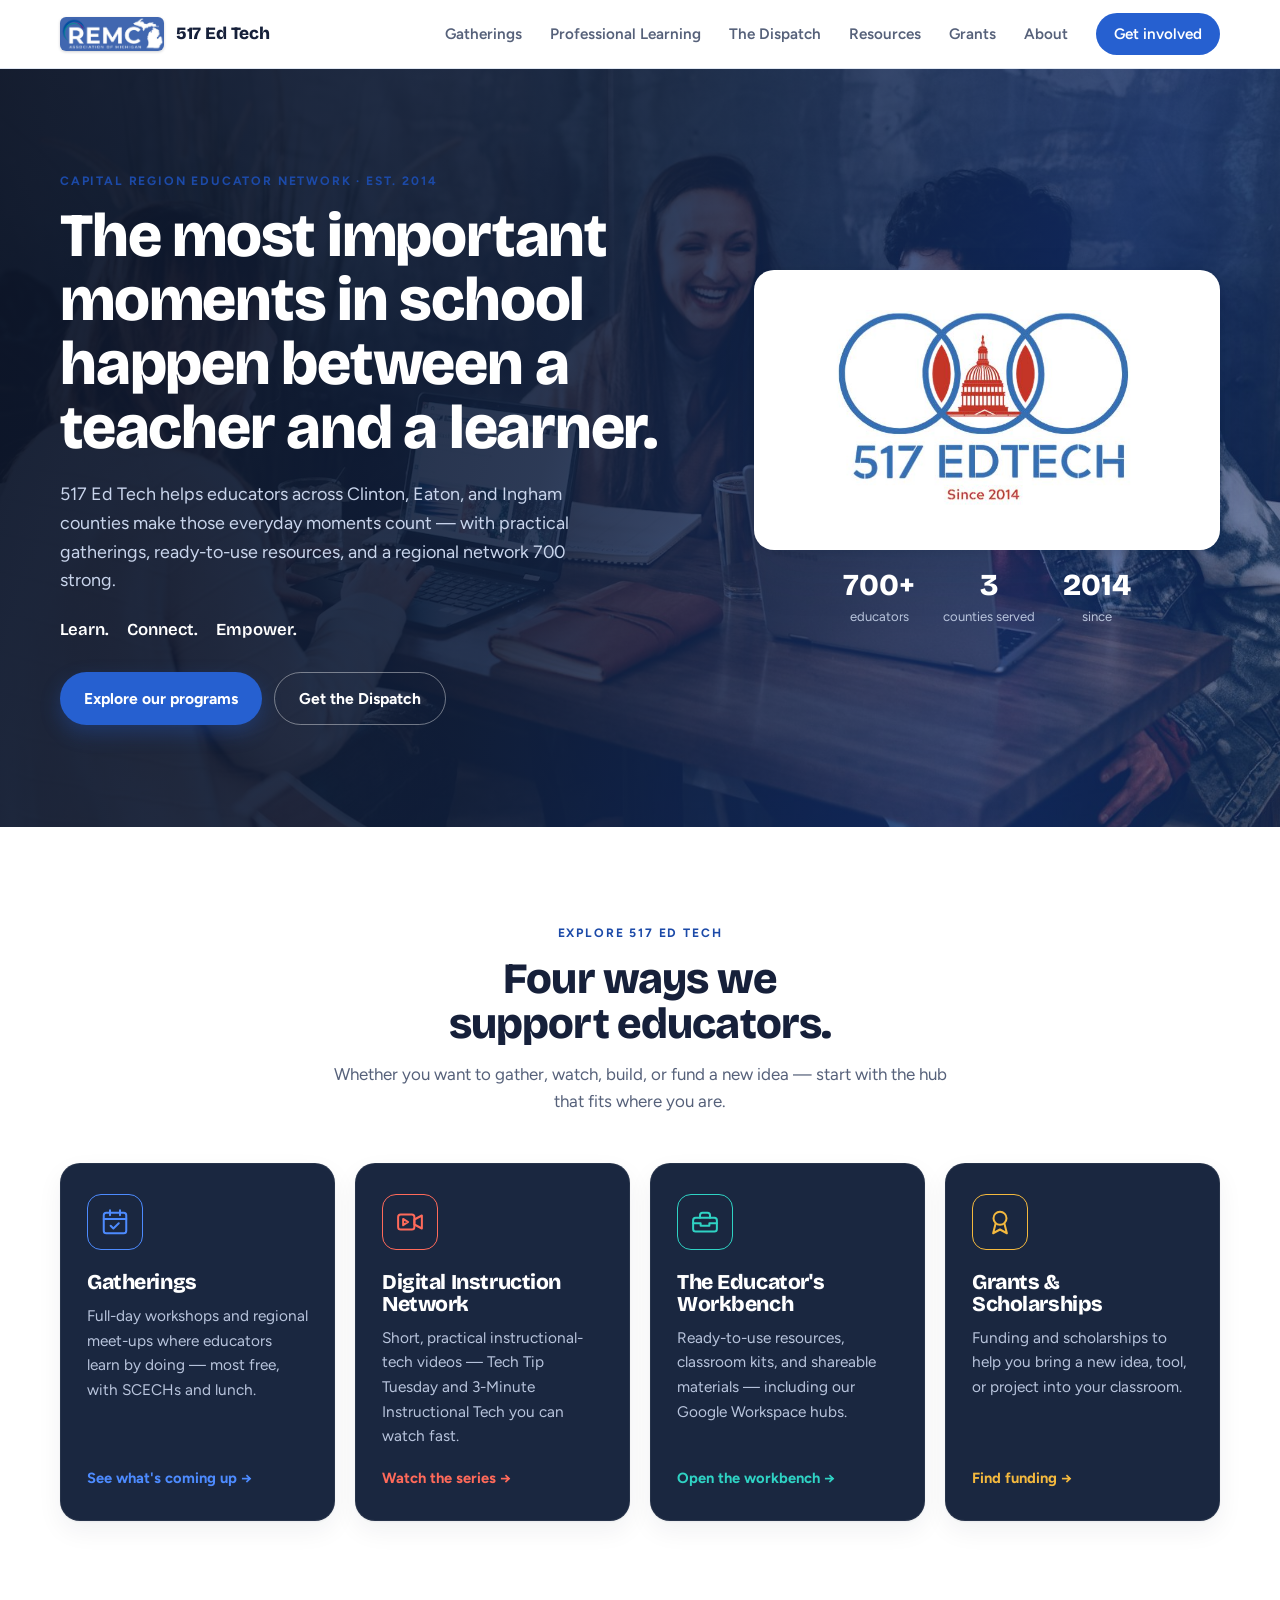
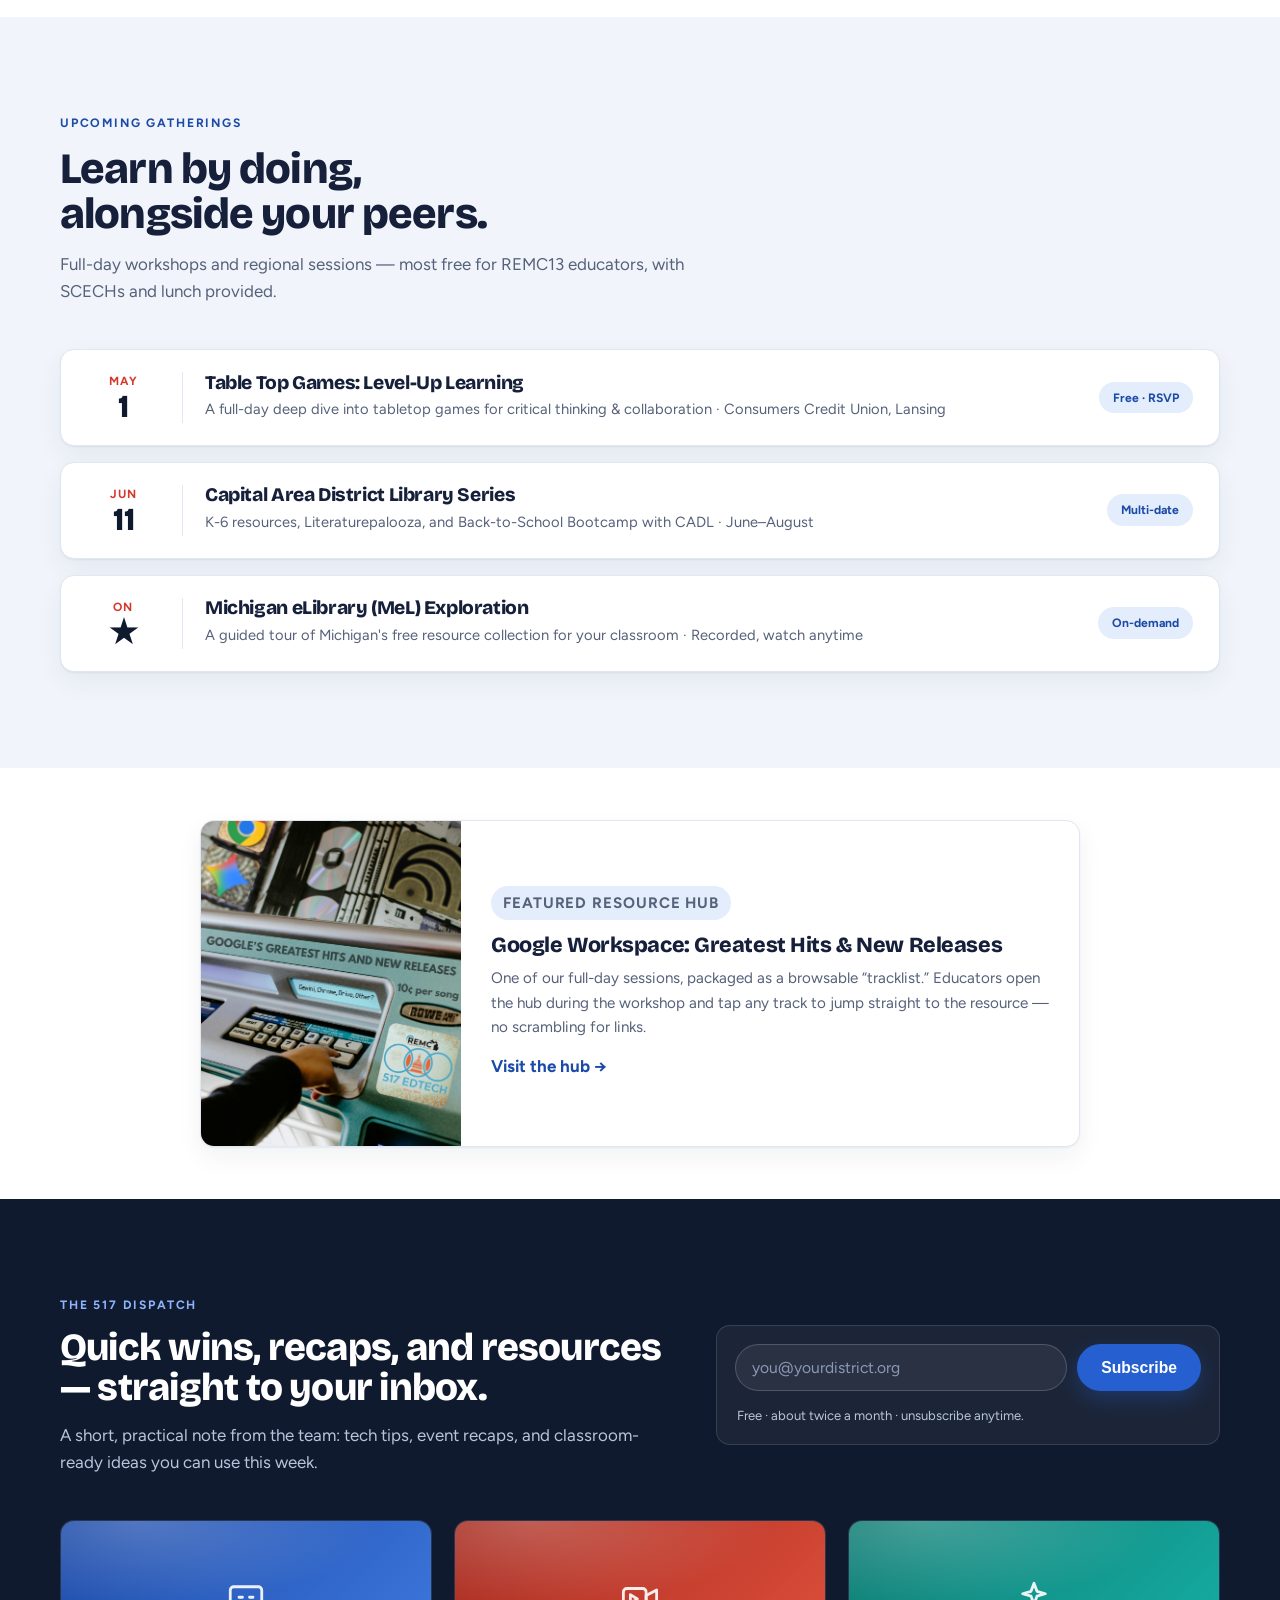
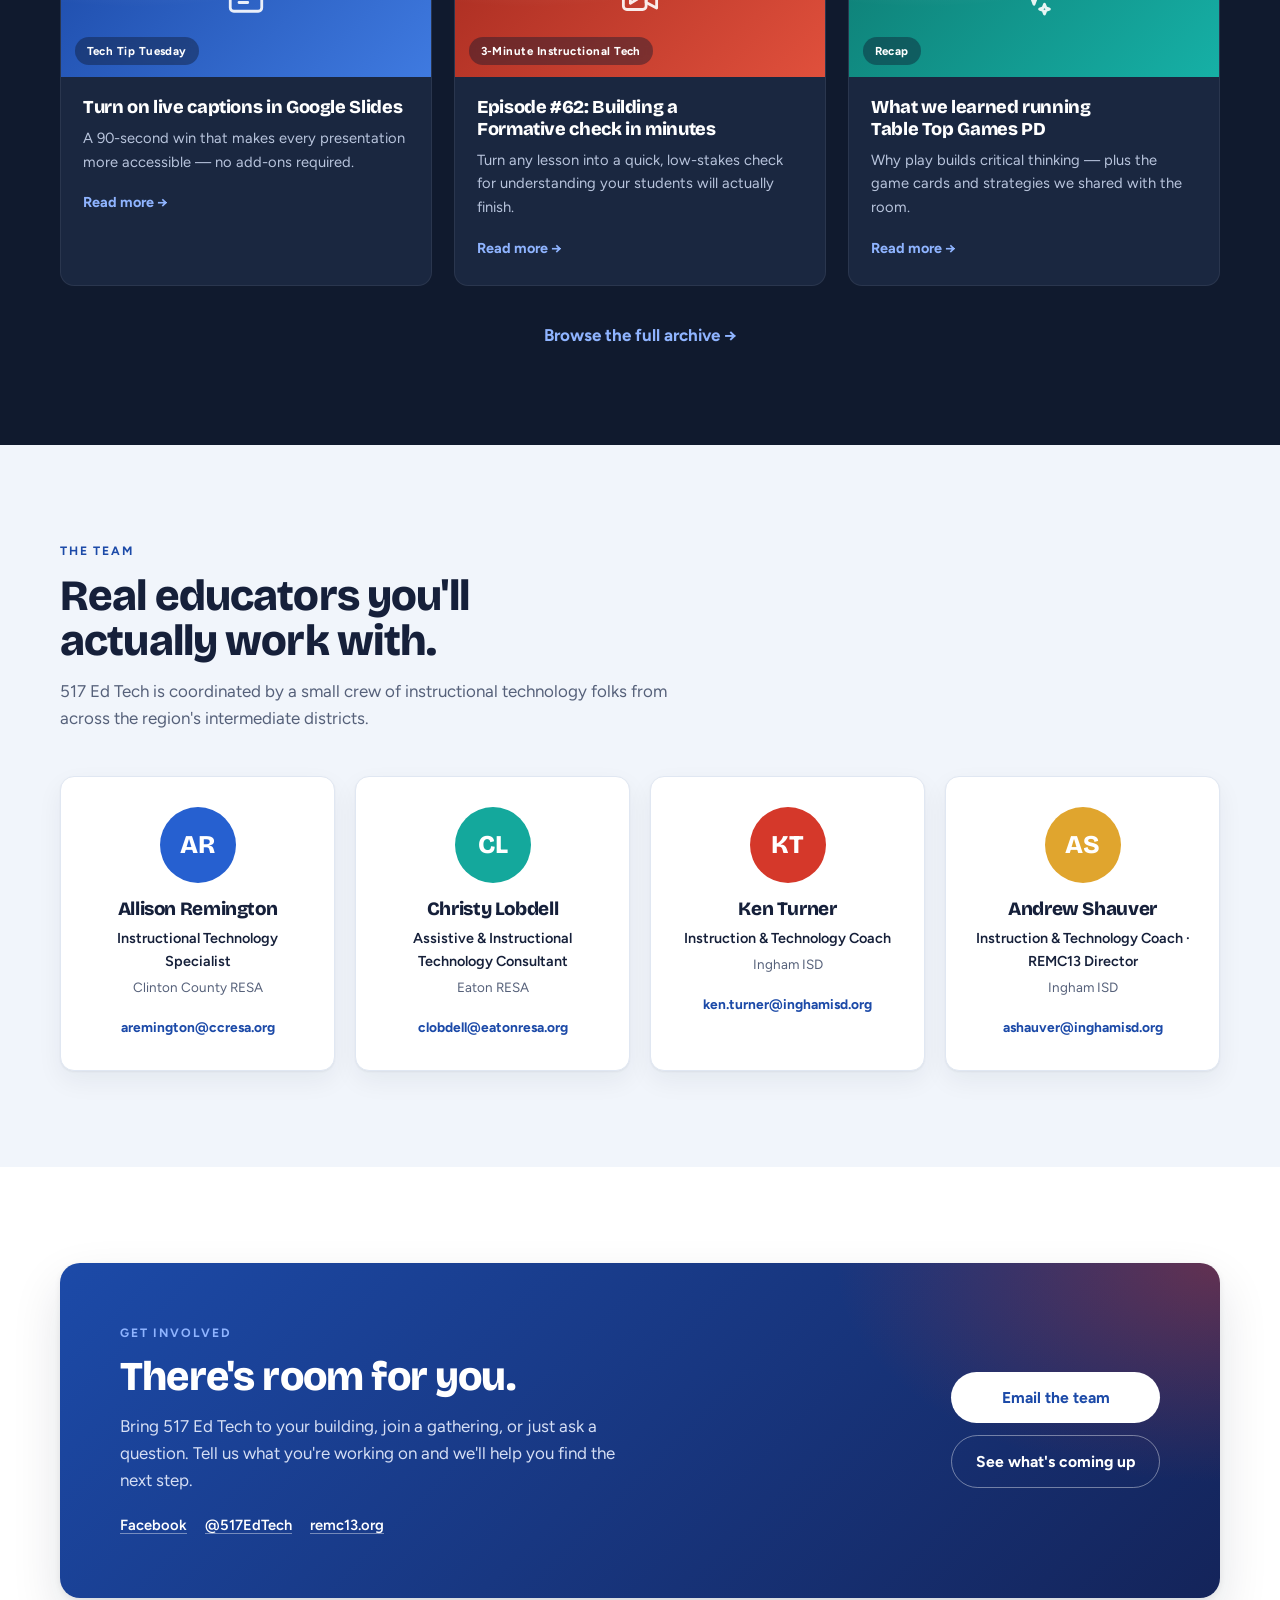
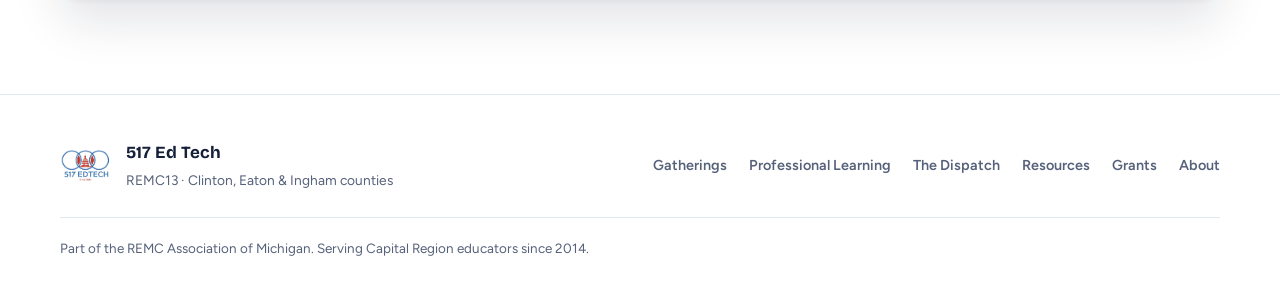
<file: index.html>
<!DOCTYPE html>
<html lang="en">
  <head>
    <meta charset="UTF-8" />
    <meta name="viewport" content="width=device-width, initial-scale=1.0" />
    <title>517 Ed Tech — The Capital Region educator network | REMC13</title>
    <meta
      name="description"
      content="517 Ed Tech helps educators across Michigan's Capital Region make everyday classroom moments count — practical gatherings, a digital instruction network, ready-to-use resources, grants, and a 700+ educator community."
    />
    <link rel="preconnect" href="https://fonts.googleapis.com" />
    <link rel="preconnect" href="https://fonts.gstatic.com" crossorigin />
    <link
      href="https://fonts.googleapis.com/css2?family=Bricolage+Grotesque:opsz,wght@12..96,500;12..96,600;12..96,800&family=Figtree:wght@400;500;600;700&display=swap"
      rel="stylesheet"
    />
    <link rel="icon" href="./assets/branding/favicon.svg" type="image/svg+xml" />
    <link rel="stylesheet" href="./styles.css" />
  </head>
  <body>
    <a class="skip-link" href="#main">Skip to content</a>

    <header class="site-header">
      <div class="wrap header-inner">
        <a class="brand" href="#top" aria-label="517 Ed Tech — part of REMC13, home">
          <img class="brand-remc" src="./assets/branding/remc-logo.jpg" alt="REMC Association of Michigan" />
          <span class="brand-name">517&nbsp;Ed&nbsp;Tech</span>
        </a>
        <nav class="site-nav" aria-label="Primary">
          <a href="./gatherings.html">Gatherings</a>
          <a href="./professional-learning.html">Professional Learning</a>
          <a href="./dispatch.html">The Dispatch</a>
          <a href="./resources.html">Resources</a>
          <a href="./grants.html">Grants</a>
          <a href="./about.html">About</a>
          <a class="nav-cta" href="#connect">Get involved</a>
        </nav>
      </div>
    </header>

    <main id="main">
      <!-- HERO / BANNER -->
      <section class="hero has-photo" id="top" style="--photo:url('./assets/photos/home.jpg')">
        <div class="wrap hero-grid">
          <div class="hero-copy">
            <p class="eyebrow">Capital Region educator network · Est. 2014</p>
            <h1>The most important moments in school happen between a teacher and a learner.</h1>
            <p class="lede">517 Ed Tech helps educators across Clinton, Eaton, and Ingham counties make those everyday moments count — with practical gatherings, ready-to-use resources, and a regional network 700 strong.</p>
            <p class="triad"><span>Learn.</span> <span>Connect.</span> <span>Empower.</span></p>
            <div class="btn-row">
              <a class="btn btn-primary" href="#programs">Explore our programs</a>
              <a class="btn btn-ghost-light" href="./dispatch.html">Get the Dispatch</a>
            </div>
          </div>

          <div class="hero-brand">
            <div class="logo-plate">
              <img src="./assets/branding/517edtech-logo.png" alt="517 Ed Tech" />
            </div>
            <dl class="stats" aria-label="At a glance">
              <div><dt>700+</dt><dd>educators</dd></div>
              <div><dt>3</dt><dd>counties served</dd></div>
              <div><dt>2014</dt><dd>since</dd></div>
            </dl>
          </div>
        </div>
      </section>

      <!-- PROGRAM HUBS -->
      <section class="section" id="programs">
        <div class="wrap">
          <div class="section-head center">
            <p class="eyebrow">Explore 517 Ed Tech</p>
            <h2>Four ways we support educators.</h2>
            <p class="section-sub">
              Whether you want to gather, watch, build, or fund a new idea —
              start with the hub that fits where you are.
            </p>
          </div>
          <div class="hub-grid" id="hub-grid"></div>
        </div>
      </section>

      <!-- UPCOMING GATHERINGS -->
      <section class="section section-soft" id="gatherings">
        <div class="wrap">
          <div class="section-head">
            <p class="eyebrow">Upcoming gatherings</p>
            <h2>Learn by doing, alongside your peers.</h2>
            <p class="section-sub">
              Full-day workshops and regional sessions — most free for REMC13
              educators, with SCECHs and lunch provided.
            </p>
          </div>
          <div class="event-list" id="event-list"></div>
        </div>
      </section>

      <!-- FEATURED RESOURCE -->
      <section class="section" id="featured">
        <div class="wrap">
          <a class="feature" href="./workspace-mixtape.html">
            <div class="feature-media">
              <img src="./assets/hero-jukebox.png" alt="Google Workspace Greatest Hits resource hub" />
            </div>
            <div class="feature-body">
              <p class="pill">Featured resource hub</p>
              <h3>Google Workspace: Greatest Hits &amp; New Releases</h3>
              <p>
                One of our full-day sessions, packaged as a browsable
                “tracklist.” Educators open the hub during the workshop and tap
                any track to jump straight to the resource — no scrambling for
                links.
              </p>
              <span class="feature-link">Visit the hub →</span>
            </div>
          </a>
        </div>
      </section>

      <!-- THE 517 DISPATCH (blog / newsletter) -->
      <section class="section section-dark" id="dispatch">
        <div class="wrap">
          <div class="dispatch-head">
            <div>
              <p class="eyebrow eyebrow-light">The 517 Dispatch</p>
              <h2>Quick wins, recaps, and resources — straight to your inbox.</h2>
              <p class="section-sub light">
                A short, practical note from the team: tech tips, event recaps,
                and classroom-ready ideas you can use this week.
              </p>
            </div>
            <form class="subscribe" id="subscribe" novalidate>
              <label class="sr-only" for="email">Email address</label>
              <input id="email" type="email" placeholder="you@yourdistrict.org" autocomplete="email" />
              <button type="submit" class="btn btn-primary">Subscribe</button>
              <p class="subscribe-note" id="subscribe-note">Free · about twice a month · unsubscribe anytime.</p>
            </form>
          </div>
          <div class="post-grid" id="post-grid"></div>
          <p class="dispatch-foot"><a href="./dispatch.html">Browse the full archive →</a></p>
        </div>
      </section>

      <!-- TEAM -->
      <section class="section section-soft" id="team">
        <div class="wrap">
          <div class="section-head">
            <p class="eyebrow">The team</p>
            <h2>Real educators you'll actually work with.</h2>
            <p class="section-sub">
              517 Ed Tech is coordinated by a small crew of instructional
              technology folks from across the region's intermediate districts.
            </p>
          </div>
          <div class="team-grid" id="team-grid"></div>
        </div>
      </section>

      <!-- CONNECT -->
      <section class="section" id="connect">
        <div class="wrap">
          <div class="connect">
            <div class="connect-copy">
              <p class="eyebrow eyebrow-light">Get involved</p>
              <h2>There's room for you.</h2>
              <p class="section-sub light">
                Bring 517 Ed Tech to your building, join a gathering, or just ask
                a question. Tell us what you're working on and we'll help you find
                the next step.
              </p>
              <div class="social-row">
                <a href="https://www.facebook.com/517EdTech" target="_blank" rel="noreferrer">Facebook</a>
                <a href="https://twitter.com/517EdTech" target="_blank" rel="noreferrer">@517EdTech</a>
                <a href="https://www.remc13.org/517edtech/" target="_blank" rel="noreferrer">remc13.org</a>
              </div>
            </div>
            <div class="connect-actions">
              <a class="btn btn-primary" href="mailto:ashauver@inghamisd.org">Email the team</a>
              <a class="btn btn-ghost-light" href="#gatherings">See what's coming up</a>
            </div>
          </div>
        </div>
      </section>
    </main>

    <footer class="site-footer">
      <div class="wrap footer-inner">
        <div class="footer-brand">
          <img src="./assets/branding/517edtech-logo.png" alt="" />
          <div>
            <strong>517 Ed Tech</strong>
            <span>REMC13 · Clinton, Eaton &amp; Ingham counties</span>
          </div>
        </div>
        <nav class="footer-nav" aria-label="Footer">
          <a href="./gatherings.html">Gatherings</a>
          <a href="./professional-learning.html">Professional Learning</a>
          <a href="./dispatch.html">The Dispatch</a>
          <a href="./resources.html">Resources</a>
          <a href="./grants.html">Grants</a>
          <a href="./about.html">About</a>
        </nav>
        <p class="footer-fine">
          Part of the REMC Association of Michigan. Serving Capital Region educators since 2014.
        </p>
      </div>
    </footer>

    <script src="./app.js"></script>
  </body>
</html>
</file>
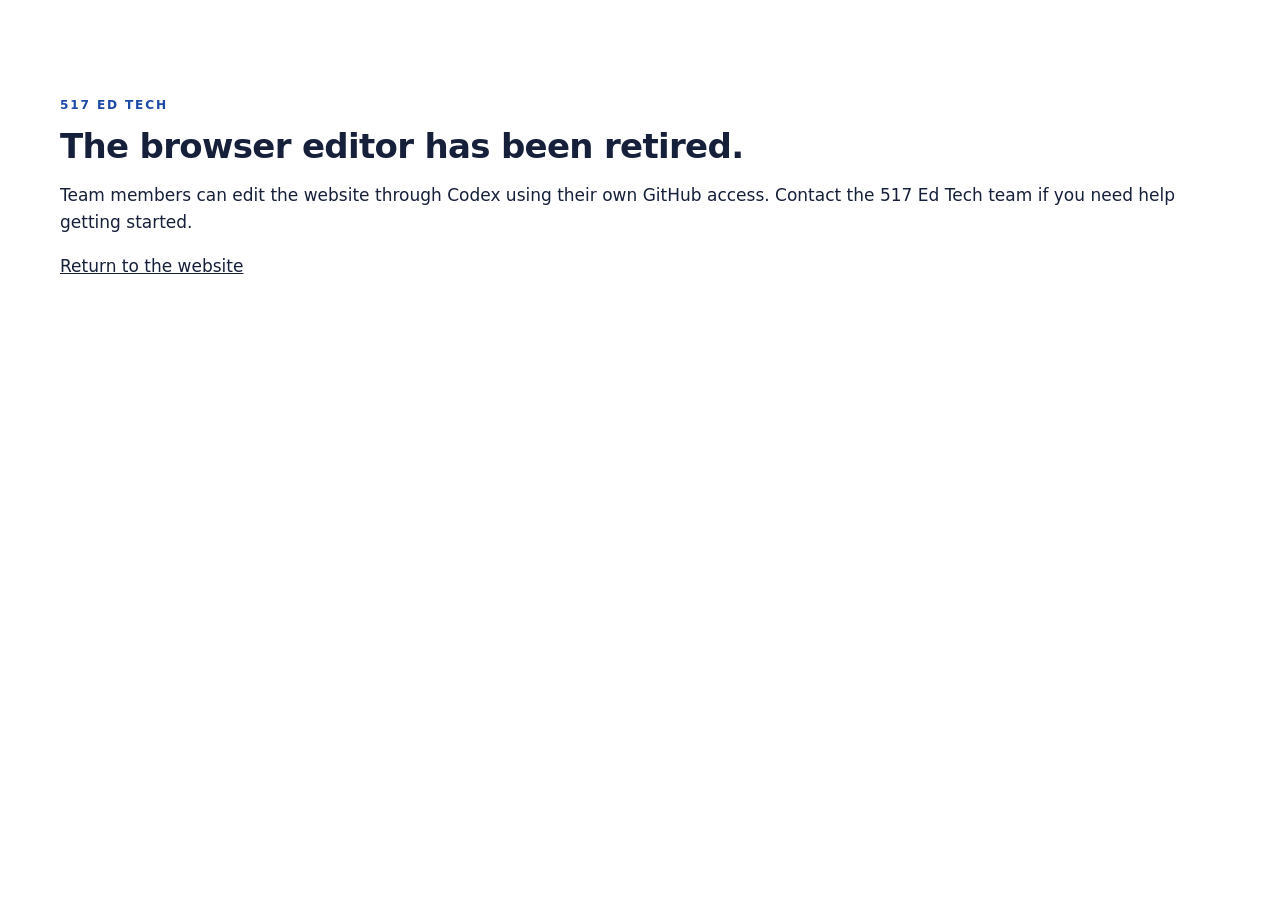
<file: admin/index.html>
<!DOCTYPE html>
<html lang="en">
<head>
  <meta charset="UTF-8" />
  <meta name="viewport" content="width=device-width, initial-scale=1" />
  <title>Site editor retired | 517 Ed Tech</title>
  <link rel="stylesheet" href="../styles.css" />
  <link rel="icon" href="../assets/branding/favicon.svg" type="image/svg+xml" />
</head>
<body>
  <main id="main" class="wrap section">
    <p class="eyebrow">517 Ed Tech</p>
    <h1>The browser editor has been retired.</h1>
    <p>Team members can edit the website through Codex using their own GitHub access. Contact the 517 Ed Tech team if you need help getting started.</p>
    <p><a href="../index.html">Return to the website</a></p>
  </main>
  <script>
    // Remove the credential stored by the former editor on this origin.
    try { localStorage.removeItem("gh_token"); } catch {}
  </script>
</body>
</html>
</file>
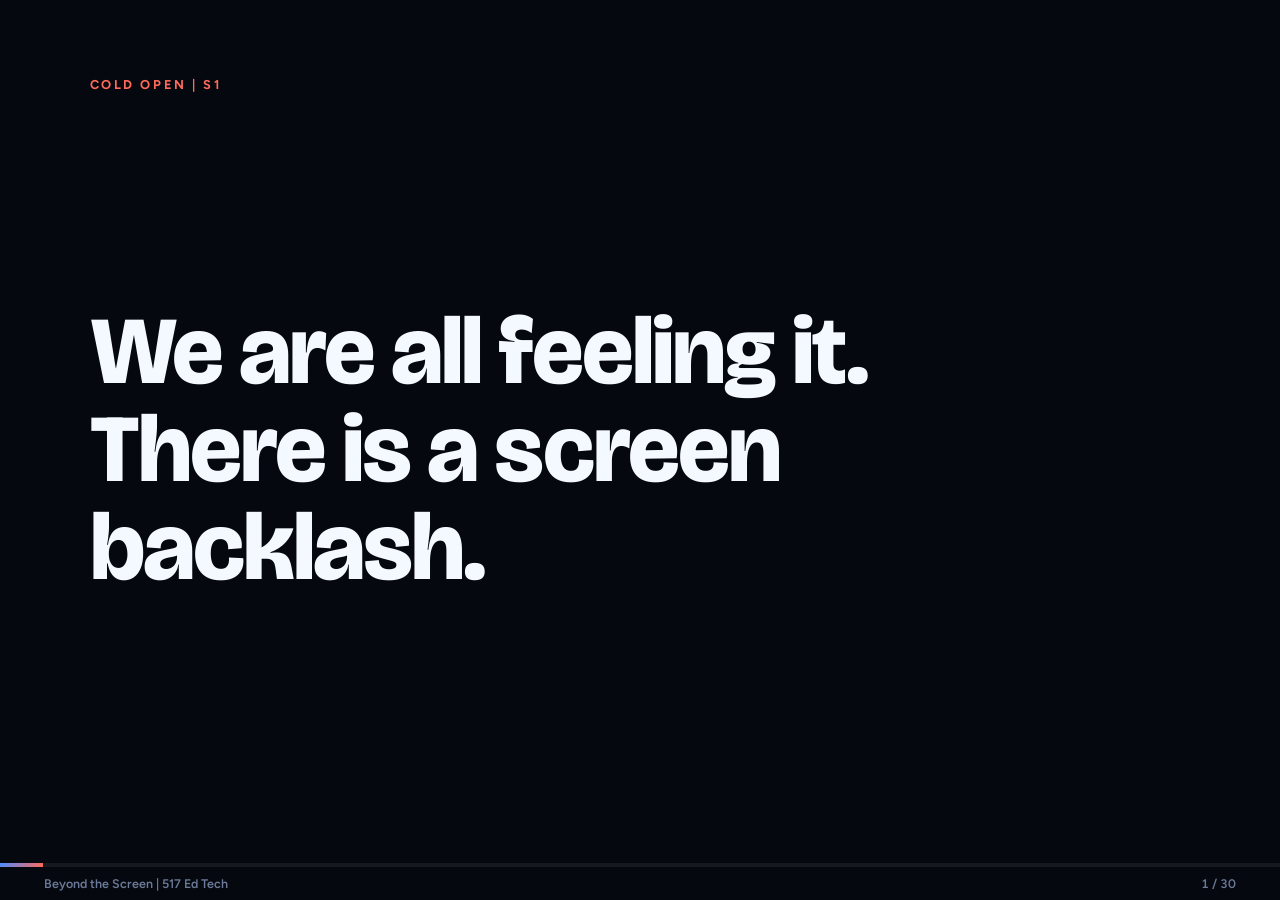
<file: pd/big-ai-day/presentation/index.html>
<!DOCTYPE html>
<html lang="en"><head><meta charset="UTF-8" /><meta name="viewport" content="width=device-width, initial-scale=1.0" /><title>Beyond the Screen | Exploration of AI for Educators 2026</title><link rel="preconnect" href="https://fonts.googleapis.com" /><link rel="preconnect" href="https://fonts.gstatic.com" crossorigin /><link href="https://fonts.googleapis.com/css2?family=Bricolage+Grotesque:opsz,wght@12..96,500;12..96,600;12..96,800&family=Figtree:wght@400;500;600;700&display=swap" rel="stylesheet" /><link rel="stylesheet" href="./deck.css" /></head>
<body><div class="deck" id="deck">
<!-- 1 --><section class="slide slide--cold"><p class="cue">Cold open | S1</p><h2 class="reveal">We are all feeling it.<br />There is a screen backlash.</h2></section>
<!-- 2 --><section class="slide slide--poll"><p class="cue">Cold open | S1</p><p class="instruct reveal">And honestly?<br /><b>It is not hard to understand.</b></p></section>
<!-- 3 --><section class="slide slide--photo slide--title" style="--photo:url('./assets/collision.jpg'); --overlay:linear-gradient(180deg, rgba(5,8,15,.72), rgba(5,8,15,.88)); justify-content:center; align-items:flex-start"><p class="kicker reveal" style="color:var(--muted)">Exploration of AI for Educators | 2026</p><h1 class="reveal" style="--d:.1s">Beyond<br />the&nbsp;Screen</h1><p class="tagline reveal" style="--d:.3s">More intentional online. <span class="grad-text">More ambitious beyond it.</span></p><p class="hint">Right arrow / Space to advance | F for fullscreen</p></section>
<!-- 4 --><section class="slide"><div class="lines"><p class="dimmed reveal">The phone.</p><p class="dimmed reveal" style="--d:.5s">The Chromebook.</p><p class="dimmed reveal" style="--d:1s">The AI tab.</p><p class="last reveal" style="--d:1.7s">All carrying the same <b>anxiety.</b></p></div></section>
<!-- 5 --><section class="slide slide--story"><span class="who reveal"><span class="dot"></span><span>Speaker 1's story</span></span><h2 class="reveal" style="--d:.1s">The work was finished.<br />But was the thinking there?</h2><p class="whisper reveal" style="--d:.3s">A true, specific story. Ask what the task was really asking.</p></section>
<!-- 6 --><section class="slide slide--photo" style="--photo:url('./assets/paradigm.jpg'); --overlay:linear-gradient(0deg, rgba(10,17,31,.95) 8%, rgba(10,17,31,.5) 55%, rgba(10,17,31,.7) 100%)"><h2 class="reveal">A screen is not<br /><span class="grad-text">a learning design.</span></h2></section>
<!-- 7 --><section class="slide slide--statement"><p class="statement reveal">AI made that distinction<br /><span class="grad-text">impossible to ignore.</span></p></section>
<!-- 8 --><section class="slide"><p class="kicker reveal">The world of work, 2030</p><span class="bignum grad-text reveal" style="--d:.1s" data-count="40" data-suffix="%">0%</span><p class="sub reveal" style="--d:.3s">of the core skills in today's jobs are expected to be reshaped by 2030.</p></section>
<!-- 9 --><section class="slide"><p class="kicker reveal">Not collapse | churn</p><div class="bars"><div class="bar-row reveal" style="--d:.1s"><div class="bar-label"><span>Roles displaced</span><b><span data-count="92" data-suffix="M">0</span></b></div><div class="bar red" style="--d:.2s"><i style="--w:54%"></i></div></div><div class="bar-row reveal" style="--d:.3s"><div class="bar-label"><span>New roles created</span><b><span data-count="170" data-suffix="M">0</span></b></div><div class="bar blue" style="--d:.45s"><i style="--w:100%"></i></div></div></div></section>
<!-- 10 --><section class="slide slide--statement"><p class="kicker reveal">When routine work gets cheaper</p><p class="statement reveal" style="--d:.15s">Human judgment becomes <span class="grad-text">more visible.</span></p></section>
<!-- 11 --><section class="slide"><p class="kicker reveal">A signal | not a curriculum</p><div class="rank"><div class="rank-row reveal" style="--d:.1s"><div class="rank-name">Creative thinking <span class="tag">#1</span></div><div class="bar" style="--d:.15s"><i style="--w:100%"></i></div></div><div class="rank-row reveal" style="--d:.2s"><div class="rank-name">Resilience &amp; flexibility</div><div class="bar" style="--d:.25s"><i style="--w:88%"></i></div></div><div class="rank-row reveal" style="--d:.3s"><div class="rank-name">Curiosity &amp; lifelong learning</div><div class="bar" style="--d:.35s"><i style="--w:80%"></i></div></div><div class="rank-row reveal" style="--d:.4s"><div class="rank-name">Collaboration &amp; communication</div><div class="bar" style="--d:.45s"><i style="--w:74%"></i></div></div><div class="rank-row reveal" style="--d:.5s"><div class="rank-name">Empathy &amp; emotional intelligence</div><div class="bar" style="--d:.55s"><i style="--w:70%"></i></div></div></div></section>
<!-- 12 --><section class="slide"><p class="kicker reveal">The gap</p><div class="gap"><div class="lab reveal" style="--d:.1s"><b>Creative thinking</b>needs deliberate practice</div><div class="vs reveal" style="--d:.2s">yet only</div><div class="reveal" style="--d:.3s; justify-self:center"><svg class="ring" viewBox="0 0 200 200" style="--circ:565; --off:311"><defs><linearGradient id="ringgrad" x1="0" y1="0" x2="1" y2="1"><stop offset="0" stop-color="#4d8bff"/><stop offset="1" stop-color="#ff6a5a"/></linearGradient></defs><circle class="track" cx="100" cy="100" r="90"></circle><circle class="val" cx="100" cy="100" r="90"></circle><text class="ring-num" x="100" y="100" text-anchor="middle" dominant-baseline="central"><tspan data-count="45" data-suffix="%">0%</tspan></text></svg><div class="lab" style="text-align:center;margin-top:14px">of systems say they develop it well</div></div></div></section>
<!-- 13 --><section class="slide slide--statement"><p class="statement reveal">AI can produce an answer.<br /><span class="fade">It cannot decide</span> <span class="grad-text">what is worth asking.</span></p></section>
<!-- 14 --><section class="slide slide--prompt"><p class="cue">Turn &amp; talk | 90 sec</p><p class="q reveal">What could AI take off your plate -<br />and what would you <span class="grad-text">give back to learning?</span></p><span class="timer-pill reveal" style="--d:.3s"><span class="dotpulse"></span>90 seconds | go</span></section>
<!-- 15 --><section class="slide slide--statement"><p class="statement reveal">What do students get to<br /><span class="grad-text">practice on purpose?</span></p></section>
<!-- 16 --><section class="slide"><p class="kicker reveal">Today's students (PISA / OECD, 2022-23)</p><div class="bars" style="gap:clamp(16px,2.4vw,30px)"><p class="reveal" style="--d:.1s;font-size:clamp(1.4rem,3.4vw,2.6rem);font-family:'Bricolage Grotesque',sans-serif"><b class="grad-text" data-count="50" data-suffix="%">0%</b> struggle to generate original ideas.</p><p class="reveal" style="--d:.5s;font-size:clamp(1.4rem,3.4vw,2.6rem);font-family:'Bricolage Grotesque',sans-serif"><span class="grad-text">Fewer than half</span> ask a question when they're lost.</p><p class="reveal" style="--d:.9s;font-size:clamp(1.4rem,3.4vw,2.6rem);font-family:'Bricolage Grotesque',sans-serif"><span class="grad-text">Just over half</span> believe a disagreement can have more than one good answer.</p></div></section>
<!-- 17 --><section class="slide slide--statement"><p class="statement reveal">Curiosity is not a personality trait.<br /><span class="grad-text">It is a practice.</span></p></section>
<!-- 18 --><section class="slide slide--story"><span class="who reveal"><span class="dot"></span><span>Speaker 3's story</span></span><h2 class="reveal" style="--d:.1s">The moment students owned<br />the intellectual work.</h2><p class="whisper reveal" style="--d:.3s">A real story: students doing the thinking, not just finishing the task.</p></section>
<!-- 19 --><section class="slide slide--statement"><p class="statement reveal">The backlash is not irrational.</p><p class="statement reveal" style="--d:.7s">But it is <span class="grad-text">incomplete.</span></p></section>
<!-- 20 --><section class="slide slide--photo" style="--photo:url('./assets/hope.jpg'); --overlay:linear-gradient(0deg, rgba(10,17,31,.93) 4%, rgba(10,17,31,.35) 46%, rgba(10,17,31,.15) 100%)"><h2 class="reveal">This is not a broken generation.<br /><span class="grad-text">It is a design problem.</span></h2></section>
<!-- 21 --><section class="slide slide--statement"><p class="statement reveal">Let AI handle more of the routine -<br />not the <span class="grad-text">learning.</span></p></section>
<!-- 22 --><section class="slide slide--cold"><p class="cue">Live demo | S4</p><h2 class="reveal">Watch what the tool does.<br />Notice what we keep.</h2><p class="whisper reveal" style="--d:.3s;color:var(--dim)">Use a real objective. Keep the judgment, dialogue, and revision human.</p></section>
<!-- 23 --><section class="slide slide--statement"><p class="statement reveal">The point is not speed.</p><p class="sub reveal" style="--d:.4s">It is what those minutes make possible.</p></section>
<!-- 24 --><section class="slide slide--photo" style="--photo:url('./assets/human.jpg'); --overlay:linear-gradient(90deg, rgba(10,17,31,.9) 5%, rgba(10,17,31,.45) 55%, rgba(10,17,31,.25) 100%)"><p class="tagline reveal">AI can work around learning.<br /><span class="grad-text">People do the learning.</span></p></section>
<!-- 25 --><section class="slide"><p class="kicker reveal">Same objective. Different center of gravity.</p><div class="ba"><div class="card reveal" style="--d:.1s"><span class="tag">Before</span><h3>Reading + worksheet</h3><p>Heads down on the Chromebook. One text, one pace, quiet room.</p></div><div class="card after reveal" style="--d:.3s"><span class="tag">After</span><h3>AI drafts three access points</h3><p>Students debate the same idea, at an appropriate entry point, and make their reasoning visible.</p></div></div></section>
<!-- 26 --><section class="slide"><p class="kicker reveal">Same objective. Different center of gravity.</p><div class="ba"><div class="card reveal" style="--d:.1s"><span class="tag">Before</span><h3>Google the vocabulary</h3><p>Copy definitions into a doc. Everyone alone, everyone the same.</p></div><div class="card after reveal" style="--d:.3s"><span class="tag">After</span><h3>AI builds the station cards</h3><p>Students rotate, teach one another, and argue about what the words mean in context.</p></div></div></section>
<!-- 27 --><section class="slide slide--photo" style="--photo:url('./assets/focus.jpg'); --overlay:linear-gradient(0deg, rgba(10,17,31,.94) 8%, rgba(10,17,31,.5) 50%, rgba(10,17,31,.55) 100%)"><h2 class="reveal">Classrooms are where people practice<br />the work <span class="grad-text">only people can do.</span></h2></section>
<!-- 28 --><section class="slide"><p class="kicker reveal">The work starts here</p><h2 class="reveal" style="--d:.05s;margin-bottom:clamp(24px,3vw,40px)">Choose one thing to try.</h2><div class="tracks"><div class="track reveal" style="--d:.15s"><div class="n">01</div><h3>Start with a question</h3><p>Choose a lesson where students need to explain their thinking.</p></div><div class="track reveal" style="--d:.25s"><div class="n">02</div><h3>Let AI draft options</h3><p>Ask for a first pass at examples, prompts, or entry points.</p></div><div class="track reveal" style="--d:.35s"><div class="n">03</div><h3>Make the teacher choices</h3><p>Check accuracy, revise the material, and decide what fits your students.</p></div><div class="track reveal" style="--d:.45s"><div class="n">04</div><h3>Keep the thinking visible</h3><p>Have students compare, explain, challenge, and revise together.</p></div></div></section>
<!-- 29 --><section class="slide slide--title"><p class="kicker reveal">Every session today asks</p><h1 class="reveal grad-text" style="--d:.15s">What will you<br />make possible?</h1></section>
<!-- 30 --><section class="slide slide--photo slide--title" style="--photo:url('./assets/books.jpg'); --overlay:linear-gradient(90deg, rgba(10,17,31,.55) 0%, rgba(10,17,31,.75) 60%, rgba(10,17,31,.92) 100%); justify-content:center; align-items:flex-end; text-align:right"><p class="kicker reveal" style="color:var(--muted)">Beyond the Screen</p><h1 class="reveal" style="--d:.1s;font-size:clamp(2.6rem,7vw,5.5rem)">More intentional online.<br /><span class="grad-text">More ambitious<br />beyond the screen.</span></h1></section>
</div><footer class="deck-bar"><div class="progress"><span id="progressFill"></span></div><div class="bar-meta"><span>Beyond the Screen | 517 Ed Tech</span><span class="counter"><span id="cur">1</span> / <span id="total">30</span></span></div></footer><script src="./deck.js"></script></body></html>
</file>
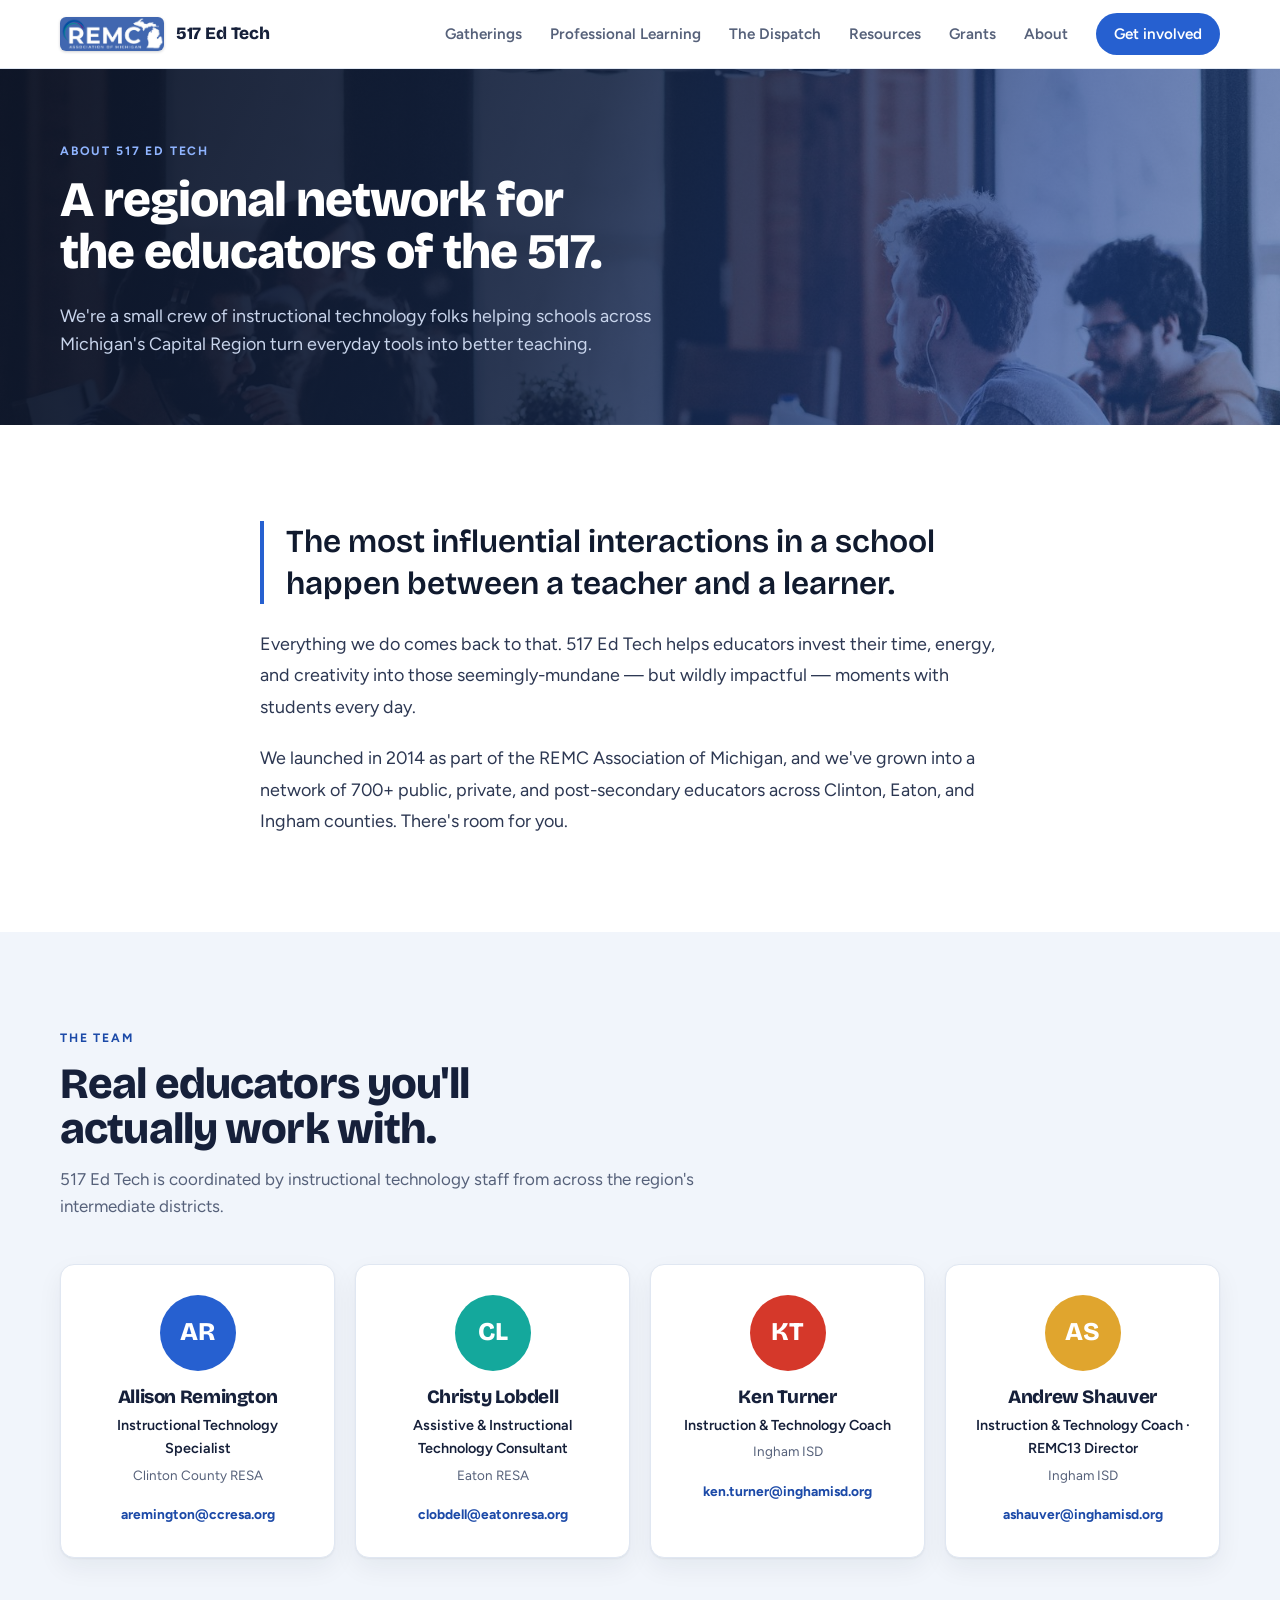
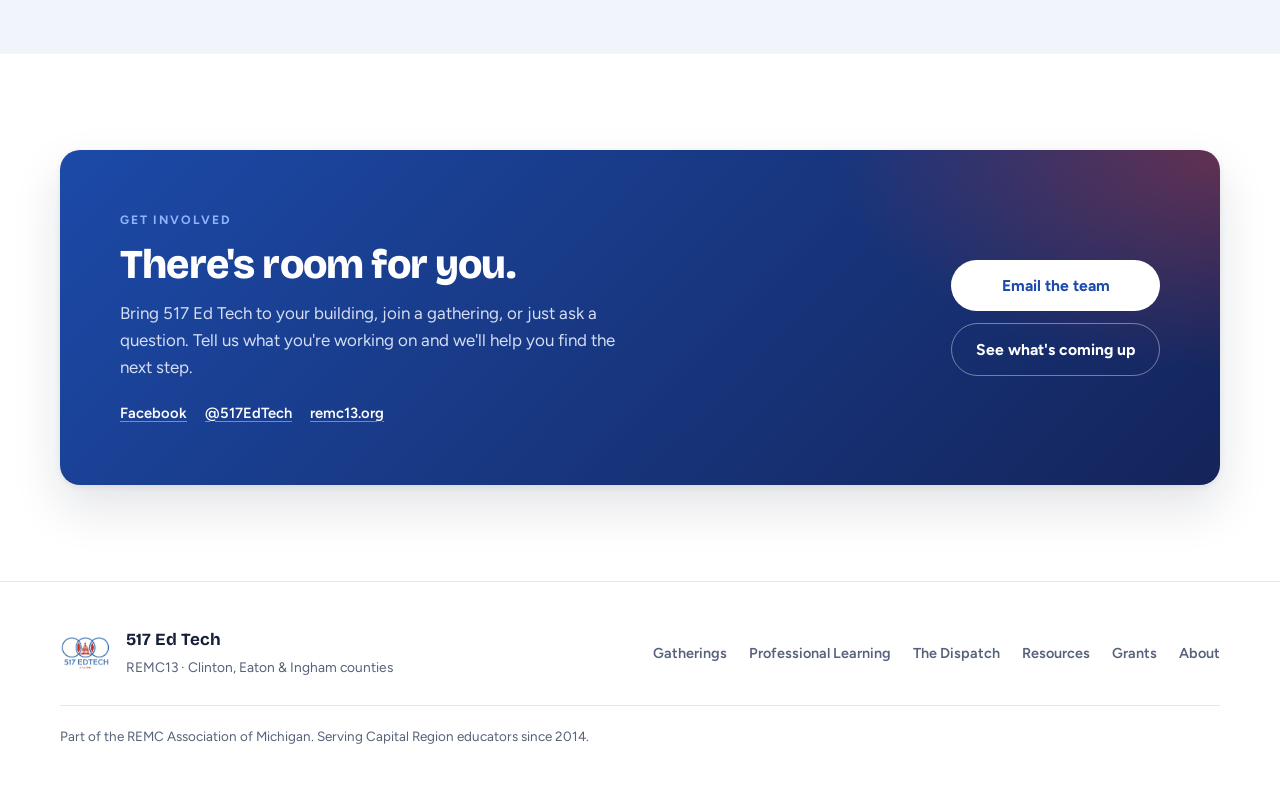
<file: about.html>
<!DOCTYPE html>
<html lang="en">
  <head>
    <meta charset="UTF-8" />
    <meta name="viewport" content="width=device-width, initial-scale=1.0" />
    <title>About — 517 Ed Tech</title>
    <meta name="description" content="517 Ed Tech is a Capital Region educator network, part of REMC13 — 700+ educators across Clinton, Eaton, and Ingham counties since 2014." />
    <link rel="preconnect" href="https://fonts.googleapis.com" />
    <link rel="preconnect" href="https://fonts.gstatic.com" crossorigin />
    <link href="https://fonts.googleapis.com/css2?family=Bricolage+Grotesque:opsz,wght@12..96,500;12..96,600;12..96,800&family=Figtree:wght@400;500;600;700&display=swap" rel="stylesheet" />
    <link rel="icon" href="./assets/branding/favicon.svg" type="image/svg+xml" />
    <link rel="stylesheet" href="./styles.css" />
  </head>
  <body>
    <a class="skip-link" href="#main">Skip to content</a>
    <header class="site-header">
      <div class="wrap header-inner">
        <a class="brand" href="./index.html" aria-label="517 Ed Tech home">
          <img class="brand-remc" src="./assets/branding/remc-logo.jpg" alt="REMC Association of Michigan" />
          <span class="brand-name">517&nbsp;Ed&nbsp;Tech</span>
        </a>
        <nav class="site-nav" aria-label="Primary">
          <a href="./gatherings.html">Gatherings</a>
          <a href="./professional-learning.html">Professional Learning</a>
          <a href="./dispatch.html">The Dispatch</a>
          <a href="./resources.html">Resources</a>
          <a href="./grants.html">Grants</a>
          <a href="./about.html" aria-current="page">About</a>
          <a class="nav-cta" href="./about.html#connect">Get involved</a>
        </nav>
      </div>
    </header>

    <main id="main">
      <section class="article-hero has-photo" style="--photo:url('./assets/photos/about.jpg')">
        <div class="wrap">
          <p class="eyebrow eyebrow-light">About 517 Ed Tech</p>
          <h1>A regional network for the educators of the 517.</h1>
          <p class="lede page-lede">We're a small crew of instructional technology folks helping schools across Michigan's Capital Region turn everyday tools into better teaching.</p>
        </div>
      </section>

      <section class="section">
        <div class="wrap prose-narrow" style="margin:0 auto">
          <p class="mission-quote">
            The most influential interactions in a school happen between a teacher
            and a learner.
          </p>
          <p style="color:#2c3752;font-size:1.12rem;line-height:1.75;margin:0 0 20px">
            Everything we do comes back to that. 517 Ed Tech helps educators invest
            their time, energy, and creativity into those seemingly-mundane — but
            wildly impactful — moments with students every day.
          </p>
          <p style="color:#2c3752;font-size:1.12rem;line-height:1.75;margin:0">
            We launched in 2014 as part of the REMC Association of Michigan, and
            we've grown into a network of 700+ public, private, and post-secondary
            educators across Clinton, Eaton, and Ingham counties. There's room for you.
          </p>
        </div>
      </section>

      <section class="section section-soft">
        <div class="wrap">
          <div class="section-head">
            <p class="eyebrow">The team</p>
            <h2>Real educators you'll actually work with.</h2>
            <p class="section-sub">517 Ed Tech is coordinated by instructional technology staff from across the region's intermediate districts.</p>
          </div>
          <div class="team-grid" id="team-grid"></div>
        </div>
      </section>

      <section class="section" id="connect">
        <div class="wrap">
          <div class="connect">
            <div class="connect-copy">
              <p class="eyebrow eyebrow-light">Get involved</p>
              <h2>There's room for you.</h2>
              <p class="section-sub light">Bring 517 Ed Tech to your building, join a gathering, or just ask a question. Tell us what you're working on and we'll help you find the next step.</p>
              <div class="social-row">
                <a href="https://www.facebook.com/517EdTech" target="_blank" rel="noreferrer">Facebook</a>
                <a href="https://twitter.com/517EdTech" target="_blank" rel="noreferrer">@517EdTech</a>
                <a href="https://www.remc13.org/517edtech/" target="_blank" rel="noreferrer">remc13.org</a>
              </div>
            </div>
            <div class="connect-actions">
              <a class="btn btn-primary" href="mailto:ashauver@inghamisd.org">Email the team</a>
              <a class="btn btn-ghost-light" href="./gatherings.html">See what's coming up</a>
            </div>
          </div>
        </div>
      </section>
    </main>

    <footer class="site-footer">
      <div class="wrap footer-inner">
        <div class="footer-brand">
          <img src="./assets/branding/517edtech-logo.png" alt="" />
          <div><strong>517 Ed Tech</strong><span>REMC13 · Clinton, Eaton &amp; Ingham counties</span></div>
        </div>
        <nav class="footer-nav" aria-label="Footer">
          <a href="./gatherings.html">Gatherings</a>
          <a href="./professional-learning.html">Professional Learning</a>
          <a href="./dispatch.html">The Dispatch</a>
          <a href="./resources.html">Resources</a>
          <a href="./grants.html">Grants</a>
          <a href="./about.html">About</a>
        </nav>
        <p class="footer-fine">Part of the REMC Association of Michigan. Serving Capital Region educators since 2014.</p>
      </div>
    </footer>

    <script src="./app.js"></script>
  </body>
</html>
</file>
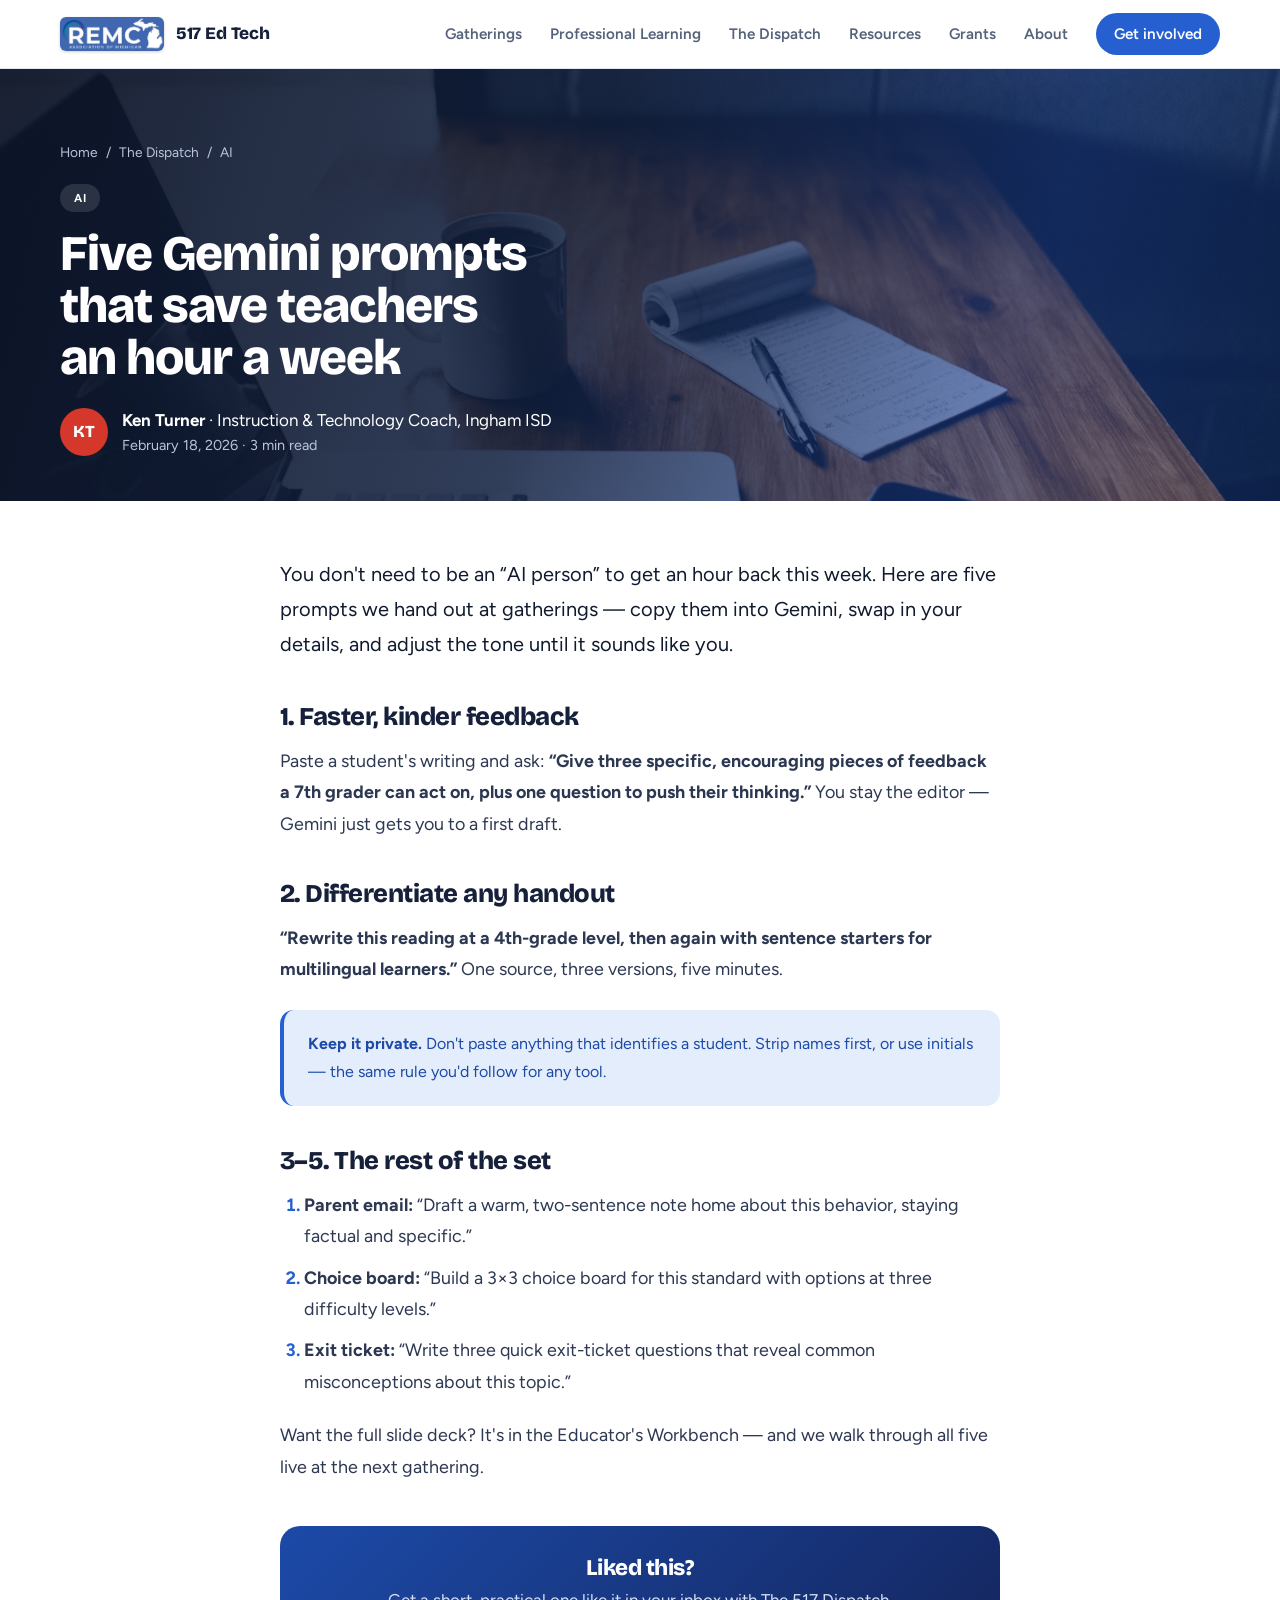
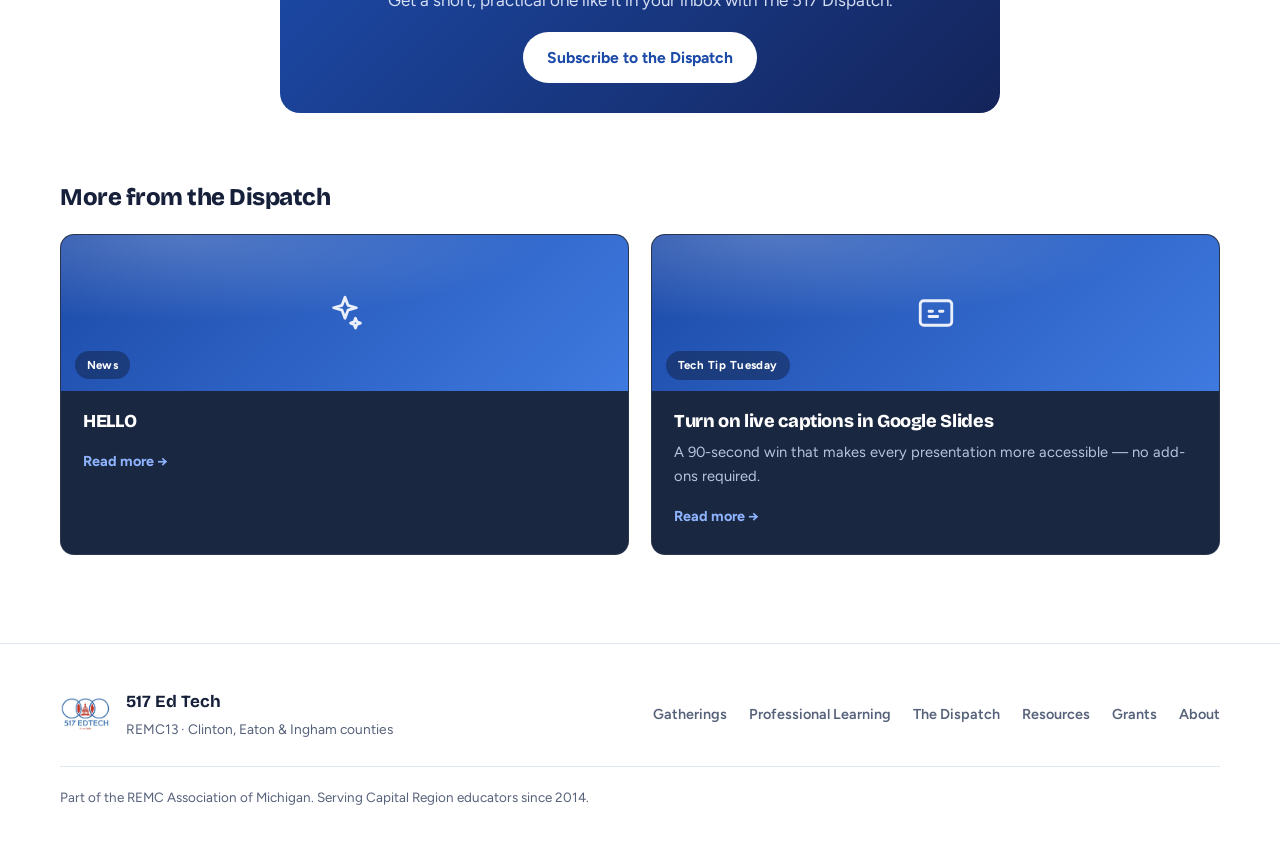
<file: dispatch-gemini-prompts.html>
<!DOCTYPE html>
<html lang="en">
  <head>
    <meta charset="UTF-8" />
    <meta name="viewport" content="width=device-width, initial-scale=1.0" />
    <title>Five Gemini prompts that save teachers an hour a week — The 517 Dispatch</title>
    <meta name="description" content="Ready-to-paste prompts for feedback, differentiation, and parent communication." />
    <link rel="preconnect" href="https://fonts.googleapis.com" />
    <link rel="preconnect" href="https://fonts.gstatic.com" crossorigin />
    <link href="https://fonts.googleapis.com/css2?family=Bricolage+Grotesque:opsz,wght@12..96,500;12..96,600;12..96,800&family=Figtree:wght@400;500;600;700&display=swap" rel="stylesheet" />
    <link rel="icon" href="./assets/branding/favicon.svg" type="image/svg+xml" />
    <link rel="stylesheet" href="./styles.css" />
    <link rel="alternate" type="application/rss+xml" title="The 517 Dispatch" href="./rss.xml" />
  </head>
  <body>
    <a class="skip-link" href="#main">Skip to content</a>
    <header class="site-header">
      <div class="wrap header-inner">
        <a class="brand" href="./index.html" aria-label="517 Ed Tech home">
          <img class="brand-remc" src="./assets/branding/remc-logo.jpg" alt="REMC Association of Michigan" />
          <span class="brand-name">517&nbsp;Ed&nbsp;Tech</span>
        </a>
        <nav class="site-nav" aria-label="Primary">
          <a href="./gatherings.html">Gatherings</a>
          <a href="./professional-learning.html">Professional Learning</a>
          <a href="./dispatch.html">The Dispatch</a>
          <a href="./resources.html">Resources</a>
          <a href="./grants.html">Grants</a>
          <a href="./about.html">About</a>
          <a class="nav-cta" href="./about.html#connect">Get involved</a>
        </nav>
      </div>
    </header>
    <main id="main" class="article">
      <div class="article-hero has-photo" style="--photo:url('./assets/photos/dispatch.jpg')">
        <div class="wrap">
          <nav class="breadcrumb" aria-label="Breadcrumb">
            <a href="./index.html">Home</a> <span>/</span>
            <a href="./dispatch.html">The Dispatch</a> <span>/</span>
            <span>AI</span>
          </nav>
          <span class="cat">AI</span>
          <h1>Five Gemini prompts that save teachers an hour a week</h1>
          <div class="byline">
            <span class="avatar" style="background:#d5382a">KT</span>
            <div>
              <div><b>Ken Turner</b> · Instruction &amp; Technology Coach, Ingham ISD</div>
              <div class="meta">February 18, 2026 · 3 min read</div>
            </div>
          </div>
        </div>
      </div>

      <article class="prose">
        <p>You don't need to be an “AI person” to get an hour back this week. Here are five prompts we hand out at gatherings — copy them into Gemini, swap in your details, and adjust the tone until it sounds like you.</p>
        <h2>1. Faster, kinder feedback</h2>
        <p>Paste a student's writing and ask: <b>“Give three specific, encouraging pieces of feedback a 7th grader can act on, plus one question to push their thinking.”</b> You stay the editor — Gemini just gets you to a first draft.</p>
        <h2>2. Differentiate any handout</h2>
        <p><b>“Rewrite this reading at a 4th-grade level, then again with sentence starters for multilingual learners.”</b> One source, three versions, five minutes.</p>
        <div class="callout"><p><b>Keep it private.</b> Don't paste anything that identifies a student. Strip names first, or use initials — the same rule you'd follow for any tool.</p></div>
        <h2>3–5. The rest of the set</h2>
        <ol><li><b>Parent email:</b> “Draft a warm, two-sentence note home about this behavior, staying factual and specific.”</li><li><b>Choice board:</b> “Build a 3×3 choice board for this standard with options at three difficulty levels.”</li><li><b>Exit ticket:</b> “Write three quick exit-ticket questions that reveal common misconceptions about this topic.”</li></ol>
        <p>Want the full slide deck? It's in the Educator's Workbench — and we walk through all five live at the next gathering.</p>
      </article>

      <div class="article-cta">
        <h3>Liked this?</h3>
        <p>Get a short, practical one like it in your inbox with The 517 Dispatch.</p>
        <a class="btn btn-primary" href="./dispatch.html">Subscribe to the Dispatch</a>
      </div>

      <section class="related">
        <h2>More from the Dispatch</h2>
        <div class="post-grid">
          <a class="post-card" href="./dispatch-hello.html">
      <div class="post-cover" style="background:linear-gradient(135deg,#1c4aa8,#3f7ae0)">
        <svg viewBox="0 0 24 24" fill="none" stroke="currentColor" stroke-width="1.6" stroke-linecap="round" stroke-linejoin="round"><path d="M12 3l1.7 4.6L18.5 9l-4.8 1.4L12 15l-1.7-4.6L5.5 9l4.8-1.4z"/><path d="M18 15l.8 2 2 .8-2 .8-.8 2-.8-2-2-.8 2-.8z"/></svg><span class="tag">News</span>
      </div>
      <div class="post-body"><h3>HELLO</h3><p></p><span class="post-link">Read more →</span></div>
    </a>
          <a class="post-card" href="./dispatch-live-captions.html">
      <div class="post-cover" style="background:linear-gradient(135deg,#1c4aa8,#3f7ae0)">
        <svg viewBox="0 0 24 24" fill="none" stroke="currentColor" stroke-width="1.6" stroke-linecap="round" stroke-linejoin="round"><rect x="3" y="5" width="18" height="14" rx="2"/><path d="M8 11h2M8 14h5M14 11h2"/></svg><span class="tag">Tech Tip Tuesday</span>
      </div>
      <div class="post-body"><h3>Turn on live captions in Google Slides</h3><p>A 90-second win that makes every presentation more accessible — no add-ons required.</p><span class="post-link">Read more →</span></div>
    </a>
        </div>
      </section>
    </main>
    <footer class="site-footer">
      <div class="wrap footer-inner">
        <div class="footer-brand">
          <img src="./assets/branding/517edtech-logo.png" alt="" />
          <div><strong>517 Ed Tech</strong><span>REMC13 · Clinton, Eaton &amp; Ingham counties</span></div>
        </div>
        <nav class="footer-nav" aria-label="Footer">
          <a href="./gatherings.html">Gatherings</a>
          <a href="./professional-learning.html">Professional Learning</a>
          <a href="./dispatch.html">The Dispatch</a>
          <a href="./resources.html">Resources</a>
          <a href="./grants.html">Grants</a>
          <a href="./about.html">About</a>
        </nav>
        <p class="footer-fine">Part of the REMC Association of Michigan. Serving Capital Region educators since 2014.</p>
      </div>
    </footer>
  </body>
</html>
</file>
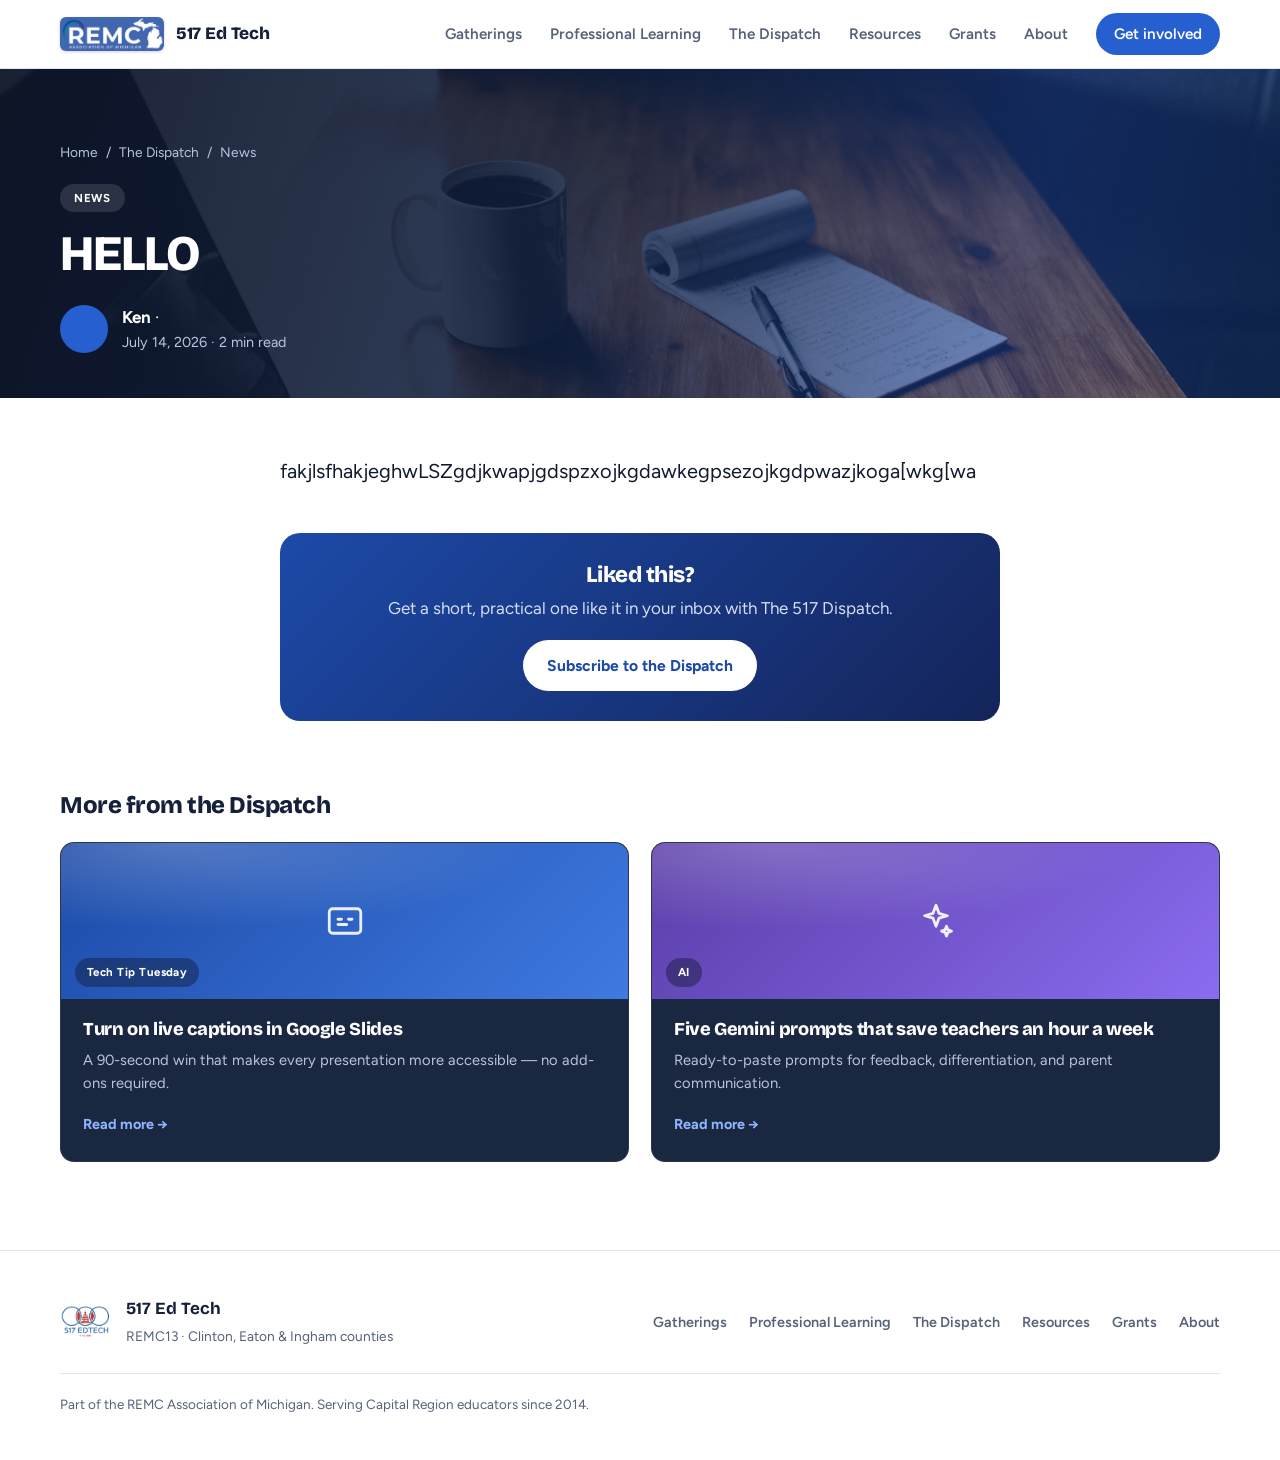
<file: dispatch-hello.html>
<!DOCTYPE html>
<html lang="en">
  <head>
    <meta charset="UTF-8" />
    <meta name="viewport" content="width=device-width, initial-scale=1.0" />
    <title>HELLO — The 517 Dispatch</title>
    <meta name="description" content="" />
    <link rel="preconnect" href="https://fonts.googleapis.com" />
    <link rel="preconnect" href="https://fonts.gstatic.com" crossorigin />
    <link href="https://fonts.googleapis.com/css2?family=Bricolage+Grotesque:opsz,wght@12..96,500;12..96,600;12..96,800&family=Figtree:wght@400;500;600;700&display=swap" rel="stylesheet" />
    <link rel="icon" href="./assets/branding/favicon.svg" type="image/svg+xml" />
    <link rel="stylesheet" href="./styles.css" />
    <link rel="alternate" type="application/rss+xml" title="The 517 Dispatch" href="./rss.xml" />
  </head>
  <body>
    <a class="skip-link" href="#main">Skip to content</a>
    <header class="site-header">
      <div class="wrap header-inner">
        <a class="brand" href="./index.html" aria-label="517 Ed Tech home">
          <img class="brand-remc" src="./assets/branding/remc-logo.jpg" alt="REMC Association of Michigan" />
          <span class="brand-name">517&nbsp;Ed&nbsp;Tech</span>
        </a>
        <nav class="site-nav" aria-label="Primary">
          <a href="./gatherings.html">Gatherings</a>
          <a href="./professional-learning.html">Professional Learning</a>
          <a href="./dispatch.html">The Dispatch</a>
          <a href="./resources.html">Resources</a>
          <a href="./grants.html">Grants</a>
          <a href="./about.html">About</a>
          <a class="nav-cta" href="./about.html#connect">Get involved</a>
        </nav>
      </div>
    </header>
    <main id="main" class="article">
      <div class="article-hero has-photo" style="--photo:url('./assets/photos/dispatch.jpg')">
        <div class="wrap">
          <nav class="breadcrumb" aria-label="Breadcrumb">
            <a href="./index.html">Home</a> <span>/</span>
            <a href="./dispatch.html">The Dispatch</a> <span>/</span>
            <span>News</span>
          </nav>
          <span class="cat">News</span>
          <h1>HELLO</h1>
          <div class="byline">
            <span class="avatar" style="background:#2660d0"></span>
            <div>
              <div><b>Ken</b> · </div>
              <div class="meta">July 14, 2026 · 2 min read</div>
            </div>
          </div>
        </div>
      </div>

      <article class="prose">
        <p>fakjlsfhakjeghwLSZgdjkwapjgdspzxojkgdawkegpsezojkgdpwazjkoga[wkg[wa</p>
      </article>

      <div class="article-cta">
        <h3>Liked this?</h3>
        <p>Get a short, practical one like it in your inbox with The 517 Dispatch.</p>
        <a class="btn btn-primary" href="./dispatch.html">Subscribe to the Dispatch</a>
      </div>

      <section class="related">
        <h2>More from the Dispatch</h2>
        <div class="post-grid">
          <a class="post-card" href="./dispatch-live-captions.html">
      <div class="post-cover" style="background:linear-gradient(135deg,#1c4aa8,#3f7ae0)">
        <svg viewBox="0 0 24 24" fill="none" stroke="currentColor" stroke-width="1.6" stroke-linecap="round" stroke-linejoin="round"><rect x="3" y="5" width="18" height="14" rx="2"/><path d="M8 11h2M8 14h5M14 11h2"/></svg><span class="tag">Tech Tip Tuesday</span>
      </div>
      <div class="post-body"><h3>Turn on live captions in Google Slides</h3><p>A 90-second win that makes every presentation more accessible — no add-ons required.</p><span class="post-link">Read more →</span></div>
    </a>
          <a class="post-card" href="./dispatch-gemini-prompts.html">
      <div class="post-cover" style="background:linear-gradient(135deg,#5a3ea8,#8a6cf0)">
        <svg viewBox="0 0 24 24" fill="none" stroke="currentColor" stroke-width="1.6" stroke-linecap="round" stroke-linejoin="round"><path d="M12 3l1.7 4.6L18.5 9l-4.8 1.4L12 15l-1.7-4.6L5.5 9l4.8-1.4z"/><path d="M18 15l.8 2 2 .8-2 .8-.8 2-.8-2-2-.8 2-.8z"/></svg><span class="tag">AI</span>
      </div>
      <div class="post-body"><h3>Five Gemini prompts that save teachers an hour a week</h3><p>Ready-to-paste prompts for feedback, differentiation, and parent communication.</p><span class="post-link">Read more →</span></div>
    </a>
        </div>
      </section>
    </main>
    <footer class="site-footer">
      <div class="wrap footer-inner">
        <div class="footer-brand">
          <img src="./assets/branding/517edtech-logo.png" alt="" />
          <div><strong>517 Ed Tech</strong><span>REMC13 · Clinton, Eaton &amp; Ingham counties</span></div>
        </div>
        <nav class="footer-nav" aria-label="Footer">
          <a href="./gatherings.html">Gatherings</a>
          <a href="./professional-learning.html">Professional Learning</a>
          <a href="./dispatch.html">The Dispatch</a>
          <a href="./resources.html">Resources</a>
          <a href="./grants.html">Grants</a>
          <a href="./about.html">About</a>
        </nav>
        <p class="footer-fine">Part of the REMC Association of Michigan. Serving Capital Region educators since 2014.</p>
      </div>
    </footer>
  </body>
</html>
</file>
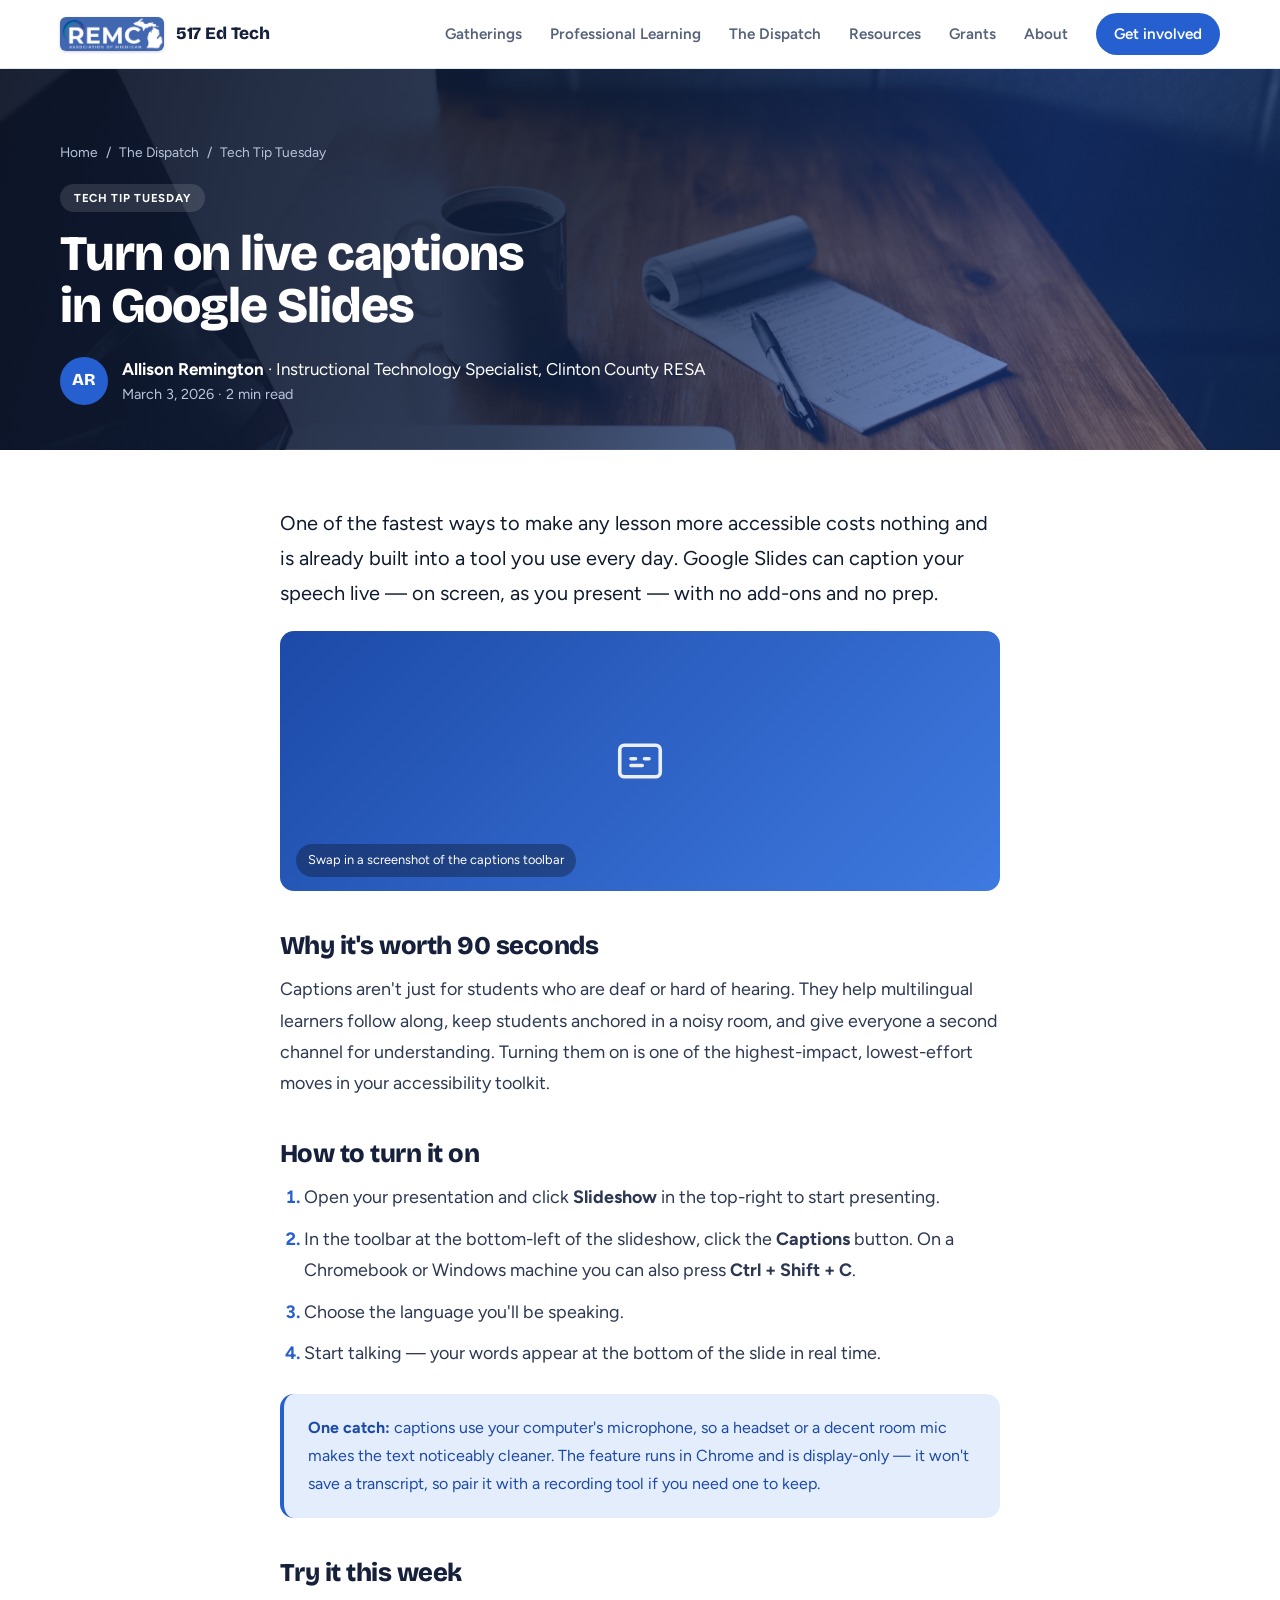
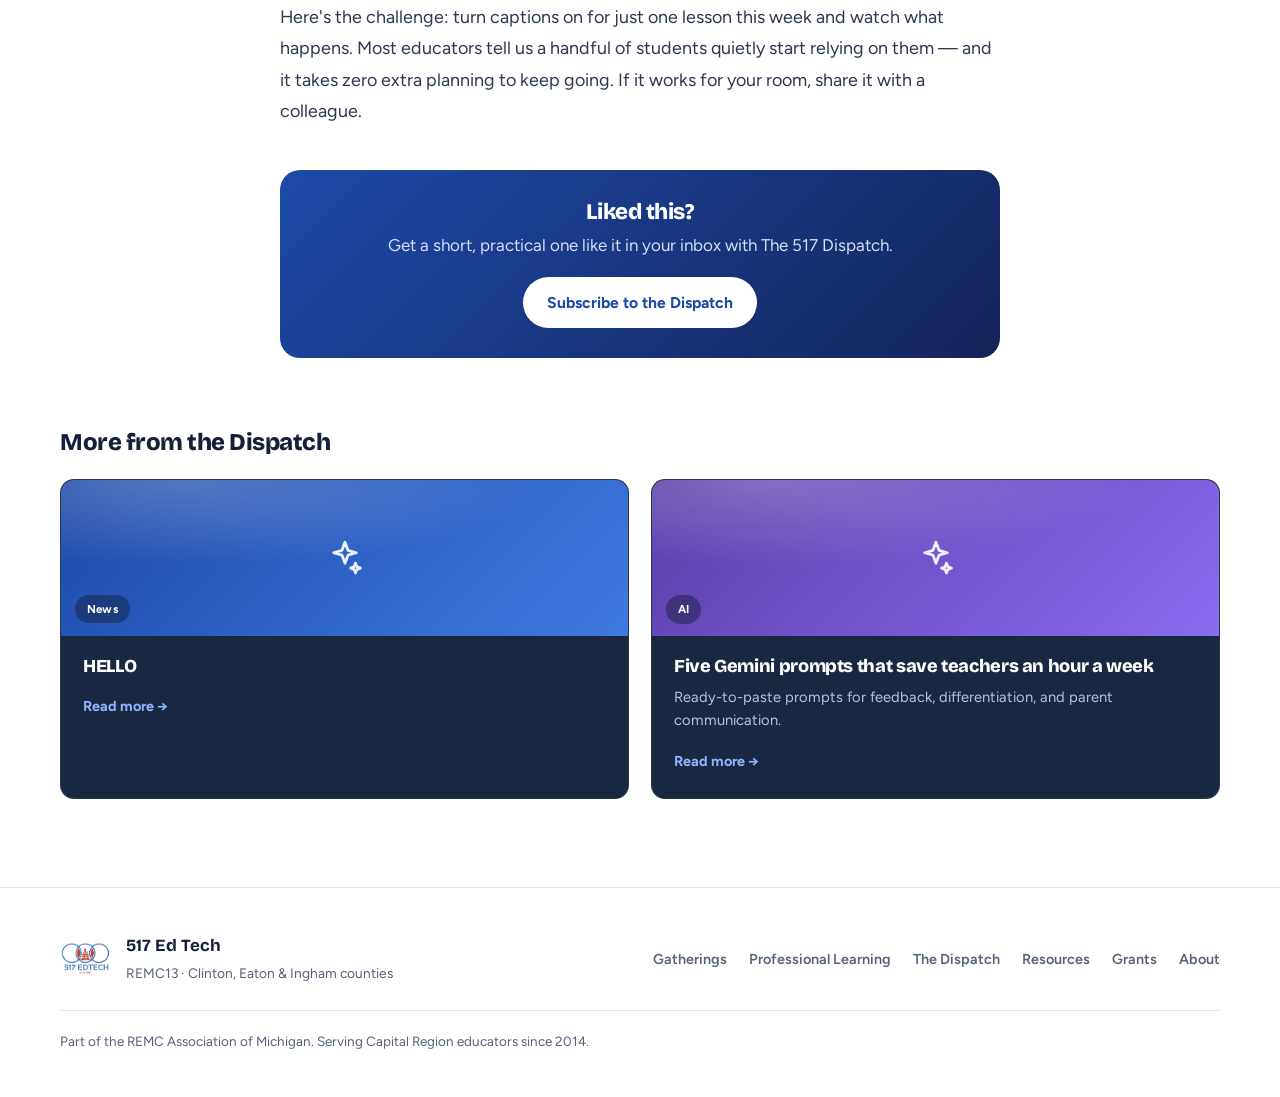
<file: dispatch-live-captions.html>
<!DOCTYPE html>
<html lang="en">
  <head>
    <meta charset="UTF-8" />
    <meta name="viewport" content="width=device-width, initial-scale=1.0" />
    <title>Turn on live captions in Google Slides — The 517 Dispatch</title>
    <meta name="description" content="A 90-second win that makes every presentation more accessible — no add-ons required." />
    <link rel="preconnect" href="https://fonts.googleapis.com" />
    <link rel="preconnect" href="https://fonts.gstatic.com" crossorigin />
    <link href="https://fonts.googleapis.com/css2?family=Bricolage+Grotesque:opsz,wght@12..96,500;12..96,600;12..96,800&family=Figtree:wght@400;500;600;700&display=swap" rel="stylesheet" />
    <link rel="icon" href="./assets/branding/favicon.svg" type="image/svg+xml" />
    <link rel="stylesheet" href="./styles.css" />
    <link rel="alternate" type="application/rss+xml" title="The 517 Dispatch" href="./rss.xml" />
  </head>
  <body>
    <a class="skip-link" href="#main">Skip to content</a>
    <header class="site-header">
      <div class="wrap header-inner">
        <a class="brand" href="./index.html" aria-label="517 Ed Tech home">
          <img class="brand-remc" src="./assets/branding/remc-logo.jpg" alt="REMC Association of Michigan" />
          <span class="brand-name">517&nbsp;Ed&nbsp;Tech</span>
        </a>
        <nav class="site-nav" aria-label="Primary">
          <a href="./gatherings.html">Gatherings</a>
          <a href="./professional-learning.html">Professional Learning</a>
          <a href="./dispatch.html">The Dispatch</a>
          <a href="./resources.html">Resources</a>
          <a href="./grants.html">Grants</a>
          <a href="./about.html">About</a>
          <a class="nav-cta" href="./about.html#connect">Get involved</a>
        </nav>
      </div>
    </header>
    <main id="main" class="article">
      <div class="article-hero has-photo" style="--photo:url('./assets/photos/dispatch.jpg')">
        <div class="wrap">
          <nav class="breadcrumb" aria-label="Breadcrumb">
            <a href="./index.html">Home</a> <span>/</span>
            <a href="./dispatch.html">The Dispatch</a> <span>/</span>
            <span>Tech Tip Tuesday</span>
          </nav>
          <span class="cat">Tech Tip Tuesday</span>
          <h1>Turn on live captions in Google Slides</h1>
          <div class="byline">
            <span class="avatar" style="background:#2660d0">AR</span>
            <div>
              <div><b>Allison Remington</b> · Instructional Technology Specialist, Clinton County RESA</div>
              <div class="meta">March 3, 2026 · 2 min read</div>
            </div>
          </div>
        </div>
      </div>

      <article class="prose">
        <p>One of the fastest ways to make any lesson more accessible costs nothing and is already built into a tool you use every day. Google Slides can caption your speech live — on screen, as you present — with no add-ons and no prep.</p>
        <div class="lead-img" style="background:linear-gradient(135deg,#1c4aa8,#3f7ae0)"><svg viewBox="0 0 24 24" fill="none" stroke="currentColor" stroke-width="1.6" stroke-linecap="round" stroke-linejoin="round"><rect x="3" y="5" width="18" height="14" rx="2"/><path d="M8 11h2M8 14h5M14 11h2"/></svg><span class="cap">Swap in a screenshot of the captions toolbar</span></div>
        <h2>Why it's worth 90 seconds</h2>
        <p>Captions aren't just for students who are deaf or hard of hearing. They help multilingual learners follow along, keep students anchored in a noisy room, and give everyone a second channel for understanding. Turning them on is one of the highest-impact, lowest-effort moves in your accessibility toolkit.</p>
        <h2>How to turn it on</h2>
        <ol><li>Open your presentation and click <b>Slideshow</b> in the top-right to start presenting.</li><li>In the toolbar at the bottom-left of the slideshow, click the <b>Captions</b> button. On a Chromebook or Windows machine you can also press <b>Ctrl + Shift + C</b>.</li><li>Choose the language you'll be speaking.</li><li>Start talking — your words appear at the bottom of the slide in real time.</li></ol>
        <div class="callout"><p><b>One catch:</b> captions use your computer's microphone, so a headset or a decent room mic makes the text noticeably cleaner. The feature runs in Chrome and is display-only — it won't save a transcript, so pair it with a recording tool if you need one to keep.</p></div>
        <h2>Try it this week</h2>
        <p>Here's the challenge: turn captions on for just one lesson this week and watch what happens. Most educators tell us a handful of students quietly start relying on them — and it takes zero extra planning to keep going. If it works for your room, share it with a colleague.</p>
      </article>

      <div class="article-cta">
        <h3>Liked this?</h3>
        <p>Get a short, practical one like it in your inbox with The 517 Dispatch.</p>
        <a class="btn btn-primary" href="./dispatch.html">Subscribe to the Dispatch</a>
      </div>

      <section class="related">
        <h2>More from the Dispatch</h2>
        <div class="post-grid">
          <a class="post-card" href="./dispatch-hello.html">
      <div class="post-cover" style="background:linear-gradient(135deg,#1c4aa8,#3f7ae0)">
        <svg viewBox="0 0 24 24" fill="none" stroke="currentColor" stroke-width="1.6" stroke-linecap="round" stroke-linejoin="round"><path d="M12 3l1.7 4.6L18.5 9l-4.8 1.4L12 15l-1.7-4.6L5.5 9l4.8-1.4z"/><path d="M18 15l.8 2 2 .8-2 .8-.8 2-.8-2-2-.8 2-.8z"/></svg><span class="tag">News</span>
      </div>
      <div class="post-body"><h3>HELLO</h3><p></p><span class="post-link">Read more →</span></div>
    </a>
          <a class="post-card" href="./dispatch-gemini-prompts.html">
      <div class="post-cover" style="background:linear-gradient(135deg,#5a3ea8,#8a6cf0)">
        <svg viewBox="0 0 24 24" fill="none" stroke="currentColor" stroke-width="1.6" stroke-linecap="round" stroke-linejoin="round"><path d="M12 3l1.7 4.6L18.5 9l-4.8 1.4L12 15l-1.7-4.6L5.5 9l4.8-1.4z"/><path d="M18 15l.8 2 2 .8-2 .8-.8 2-.8-2-2-.8 2-.8z"/></svg><span class="tag">AI</span>
      </div>
      <div class="post-body"><h3>Five Gemini prompts that save teachers an hour a week</h3><p>Ready-to-paste prompts for feedback, differentiation, and parent communication.</p><span class="post-link">Read more →</span></div>
    </a>
        </div>
      </section>
    </main>
    <footer class="site-footer">
      <div class="wrap footer-inner">
        <div class="footer-brand">
          <img src="./assets/branding/517edtech-logo.png" alt="" />
          <div><strong>517 Ed Tech</strong><span>REMC13 · Clinton, Eaton &amp; Ingham counties</span></div>
        </div>
        <nav class="footer-nav" aria-label="Footer">
          <a href="./gatherings.html">Gatherings</a>
          <a href="./professional-learning.html">Professional Learning</a>
          <a href="./dispatch.html">The Dispatch</a>
          <a href="./resources.html">Resources</a>
          <a href="./grants.html">Grants</a>
          <a href="./about.html">About</a>
        </nav>
        <p class="footer-fine">Part of the REMC Association of Michigan. Serving Capital Region educators since 2014.</p>
      </div>
    </footer>
  </body>
</html>
</file>
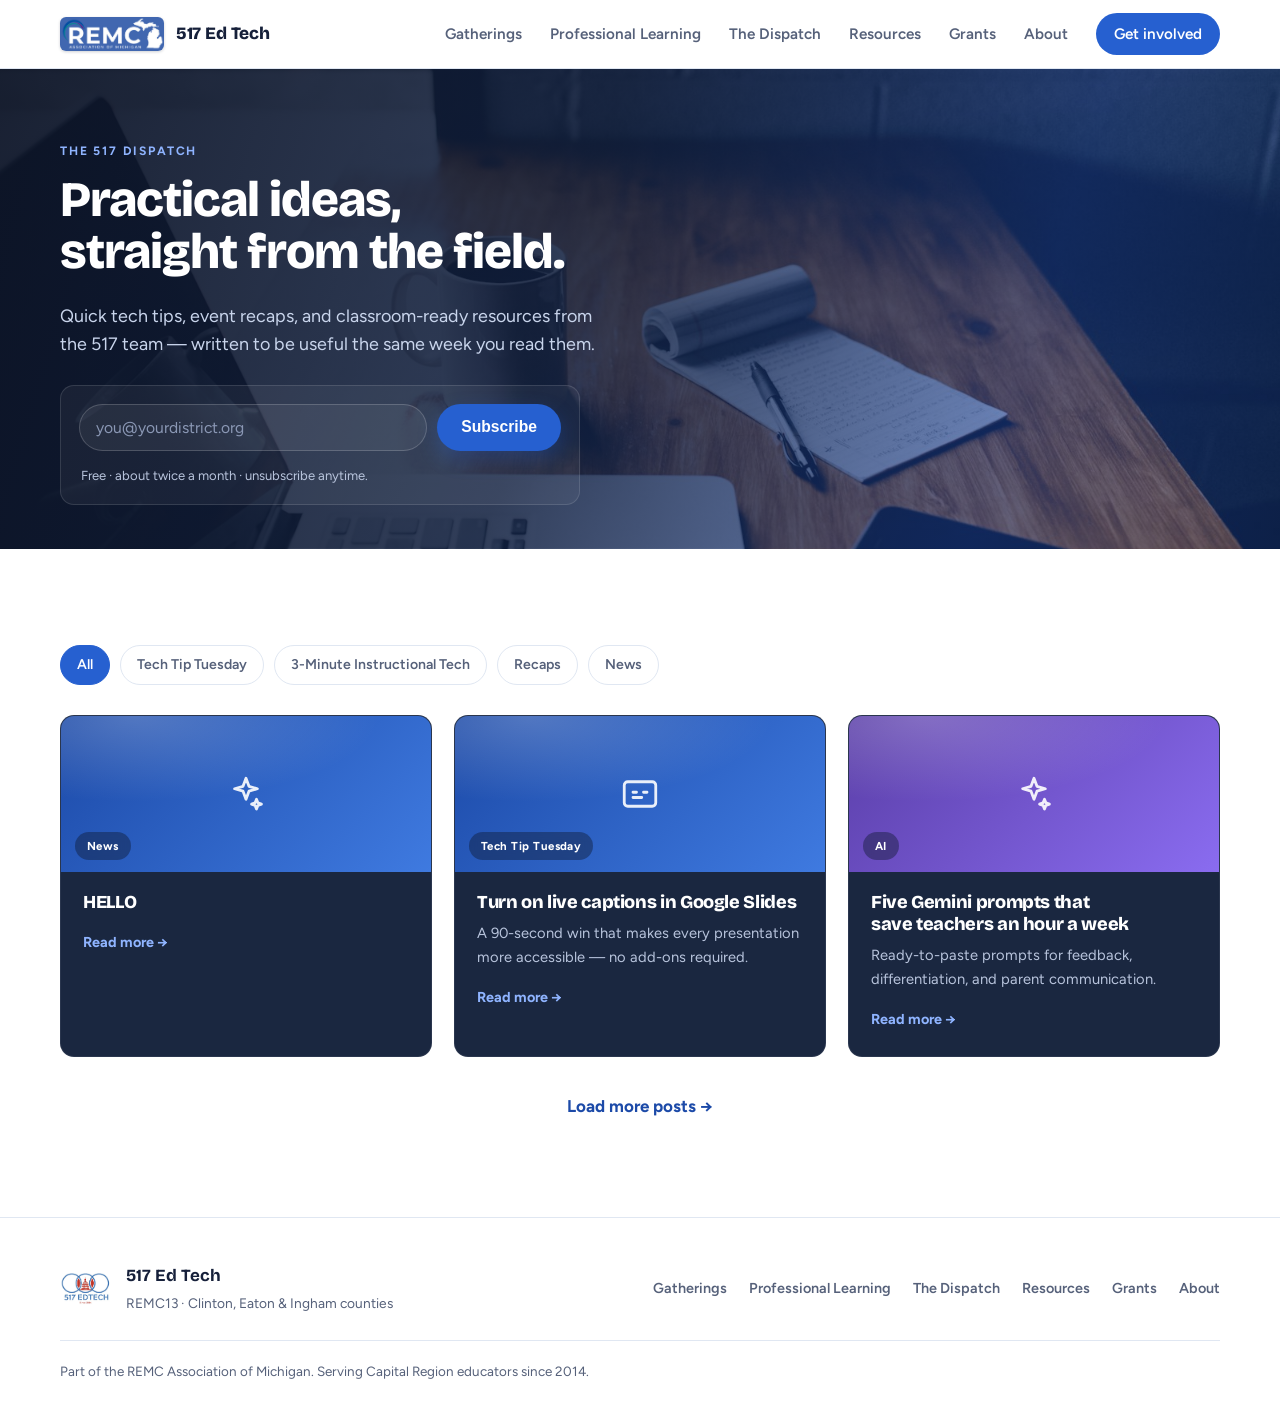
<file: dispatch.html>
<!DOCTYPE html>
<html lang="en">
  <head>
    <meta charset="UTF-8" />
    <meta name="viewport" content="width=device-width, initial-scale=1.0" />
    <title>The 517 Dispatch — Tips, recaps & resources | 517 Ed Tech</title>
    <meta
      name="description"
      content="The 517 Dispatch: quick tech tips, event recaps, and classroom-ready resources from the 517 Ed Tech team, serving educators across Michigan's Capital Region."
    />
    <link rel="preconnect" href="https://fonts.googleapis.com" />
    <link rel="preconnect" href="https://fonts.gstatic.com" crossorigin />
    <link
      href="https://fonts.googleapis.com/css2?family=Bricolage+Grotesque:opsz,wght@12..96,500;12..96,600;12..96,800&family=Figtree:wght@400;500;600;700&display=swap"
      rel="stylesheet"
    />
    <link rel="icon" href="./assets/branding/favicon.svg" type="image/svg+xml" />
    <link rel="stylesheet" href="./styles.css" />
  </head>
  <body>
    <a class="skip-link" href="#main">Skip to content</a>

    <header class="site-header">
      <div class="wrap header-inner">
        <a class="brand" href="./index.html" aria-label="517 Ed Tech home">
          <img class="brand-remc" src="./assets/branding/remc-logo.jpg" alt="REMC Association of Michigan" />
          <span class="brand-name">517&nbsp;Ed&nbsp;Tech</span>
        </a>
        <nav class="site-nav" aria-label="Primary">
          <a href="./gatherings.html">Gatherings</a>
          <a href="./professional-learning.html">Professional Learning</a>
          <a href="./dispatch.html" aria-current="page">The Dispatch</a>
          <a href="./resources.html">Resources</a>
          <a href="./grants.html">Grants</a>
          <a href="./about.html">About</a>
          <a class="nav-cta" href="./about.html#connect">Get involved</a>
        </nav>
      </div>
    </header>

    <main id="main">
      <section class="article-hero index-hero has-photo" style="--photo:url('./assets/photos/dispatch.jpg')">
        <div class="wrap">
          <p class="eyebrow eyebrow-light">The 517 Dispatch</p>
          <h1>Practical ideas, straight from the field.</h1>
          <p class="lede">Quick tech tips, event recaps, and classroom-ready resources from the 517 team — written to be useful the same week you read them.</p>

          <!-- Subscribe form.
               When you choose an email service (Beehiiv / MailerLite / Mailchimp / Smore),
               paste its embed snippet here in place of this form. Submissions go
               straight to that service — the site stays fully static. -->
          <form class="subscribe" id="subscribe" novalidate>
            <label class="sr-only" for="email">Email address</label>
            <input id="email" type="email" placeholder="you@yourdistrict.org" autocomplete="email" />
            <button type="submit" class="btn btn-primary">Subscribe</button>
            <p class="subscribe-note" id="subscribe-note">Free · about twice a month · unsubscribe anytime.</p>
          </form>
        </div>
      </section>

      <section class="section">
        <div class="wrap">
          <nav class="chips" aria-label="Filter posts">
            <a class="chip" href="#" aria-current="true">All</a>
            <a class="chip" href="#">Tech Tip Tuesday</a>
            <a class="chip" href="#">3-Minute Instructional Tech</a>
            <a class="chip" href="#">Recaps</a>
            <a class="chip" href="#">News</a>
          </nav>

          <div class="post-grid">
            <!-- POSTS:START -->
            <a class="post-card" href="./dispatch-hello.html">
      <div class="post-cover" style="background:linear-gradient(135deg,#1c4aa8,#3f7ae0)">
        <svg viewBox="0 0 24 24" fill="none" stroke="currentColor" stroke-width="1.6" stroke-linecap="round" stroke-linejoin="round"><path d="M12 3l1.7 4.6L18.5 9l-4.8 1.4L12 15l-1.7-4.6L5.5 9l4.8-1.4z"/><path d="M18 15l.8 2 2 .8-2 .8-.8 2-.8-2-2-.8 2-.8z"/></svg><span class="tag">News</span>
      </div>
      <div class="post-body"><h3>HELLO</h3><p></p><span class="post-link">Read more →</span></div>
    </a>
            <a class="post-card" href="./dispatch-live-captions.html">
      <div class="post-cover" style="background:linear-gradient(135deg,#1c4aa8,#3f7ae0)">
        <svg viewBox="0 0 24 24" fill="none" stroke="currentColor" stroke-width="1.6" stroke-linecap="round" stroke-linejoin="round"><rect x="3" y="5" width="18" height="14" rx="2"/><path d="M8 11h2M8 14h5M14 11h2"/></svg><span class="tag">Tech Tip Tuesday</span>
      </div>
      <div class="post-body"><h3>Turn on live captions in Google Slides</h3><p>A 90-second win that makes every presentation more accessible — no add-ons required.</p><span class="post-link">Read more →</span></div>
    </a>
            <a class="post-card" href="./dispatch-gemini-prompts.html">
      <div class="post-cover" style="background:linear-gradient(135deg,#5a3ea8,#8a6cf0)">
        <svg viewBox="0 0 24 24" fill="none" stroke="currentColor" stroke-width="1.6" stroke-linecap="round" stroke-linejoin="round"><path d="M12 3l1.7 4.6L18.5 9l-4.8 1.4L12 15l-1.7-4.6L5.5 9l4.8-1.4z"/><path d="M18 15l.8 2 2 .8-2 .8-.8 2-.8-2-2-.8 2-.8z"/></svg><span class="tag">AI</span>
      </div>
      <div class="post-body"><h3>Five Gemini prompts that save teachers an hour a week</h3><p>Ready-to-paste prompts for feedback, differentiation, and parent communication.</p><span class="post-link">Read more →</span></div>
    </a>
            <!-- POSTS:END -->
          </div>

          <p class="dispatch-foot" style="color:var(--muted)"><a href="#" style="color:var(--blue-ink)">Load more posts →</a></p>
        </div>
      </section>
    </main>

    <footer class="site-footer">
      <div class="wrap footer-inner">
        <div class="footer-brand">
          <img src="./assets/branding/517edtech-logo.png" alt="" />
          <div>
            <strong>517 Ed Tech</strong>
            <span>REMC13 · Clinton, Eaton &amp; Ingham counties</span>
          </div>
        </div>
        <nav class="footer-nav" aria-label="Footer">
          <a href="./gatherings.html">Gatherings</a>
          <a href="./professional-learning.html">Professional Learning</a>
          <a href="./dispatch.html">The Dispatch</a>
          <a href="./resources.html">Resources</a>
          <a href="./grants.html">Grants</a>
          <a href="./about.html">About</a>
        </nav>
        <p class="footer-fine">Part of the REMC Association of Michigan. Serving Capital Region educators since 2014.</p>
      </div>
    </footer>

    <script src="./app.js"></script>
  </body>
</html>
</file>
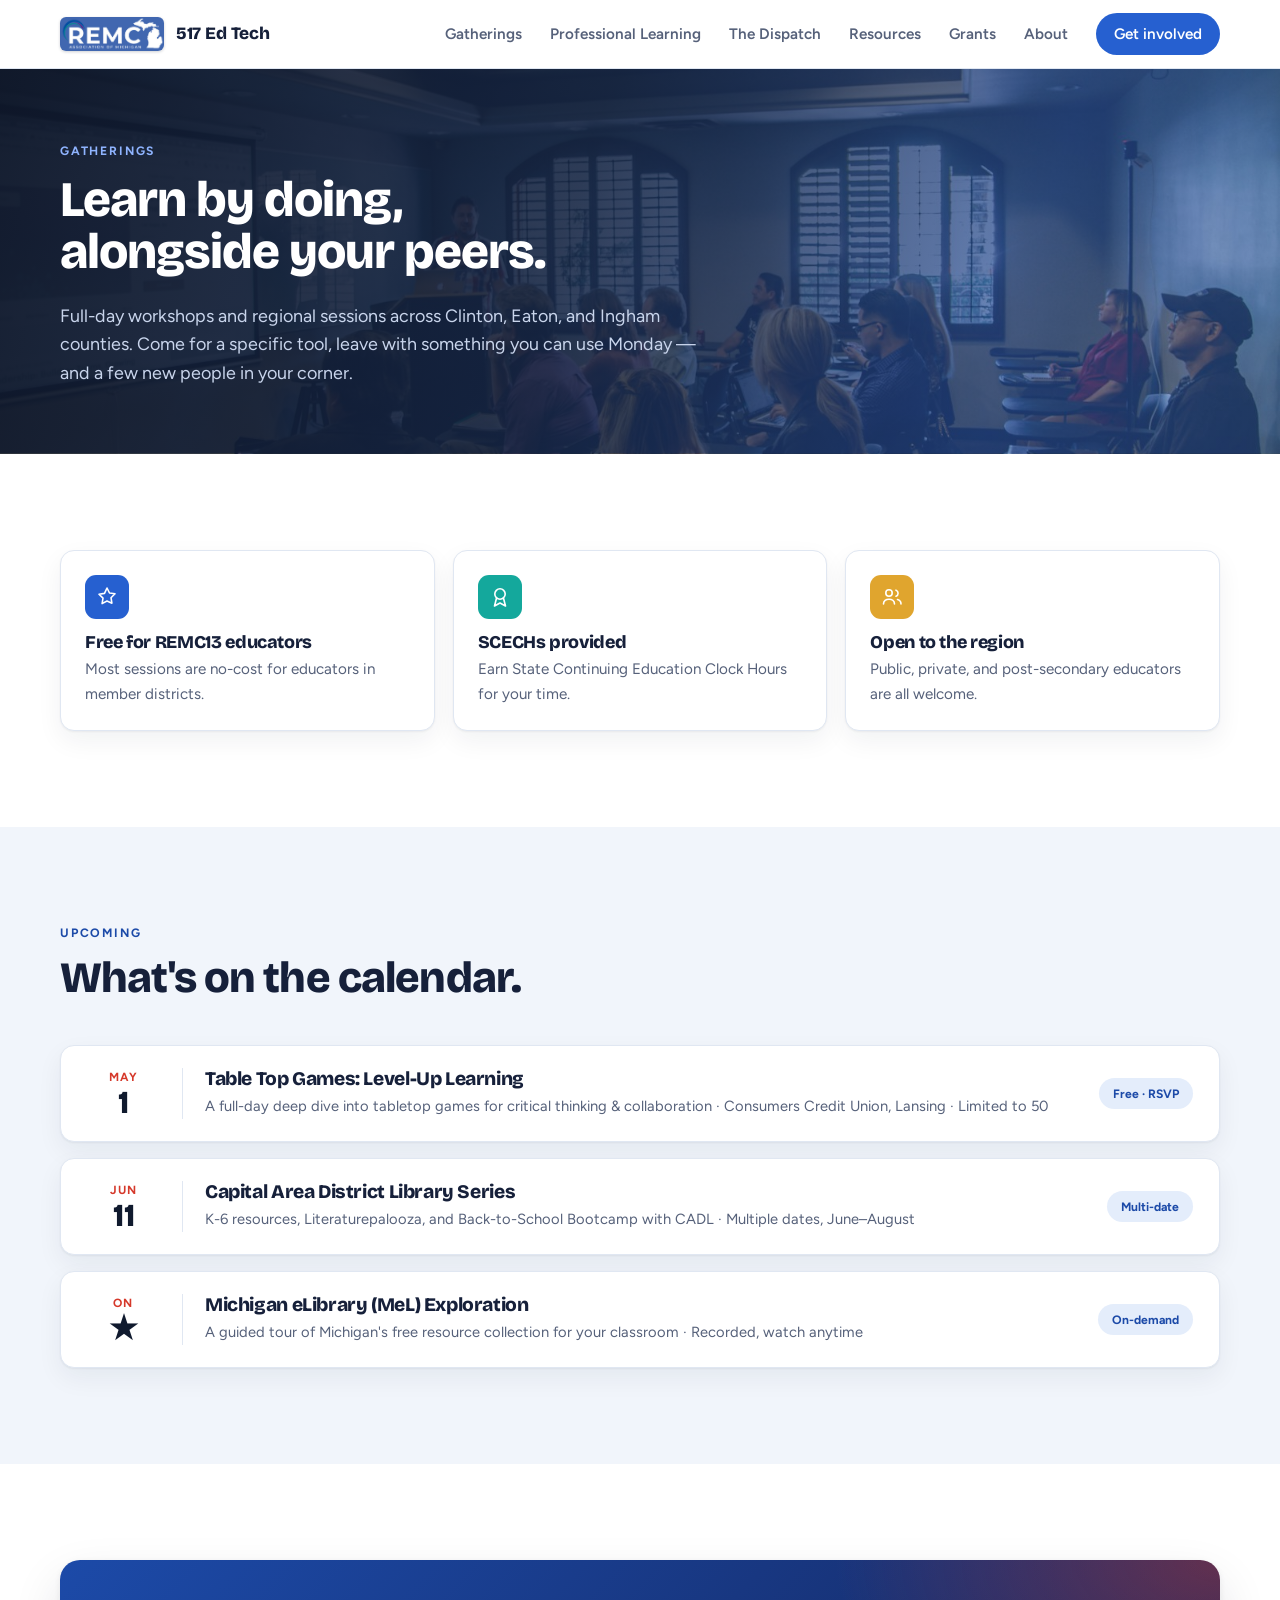
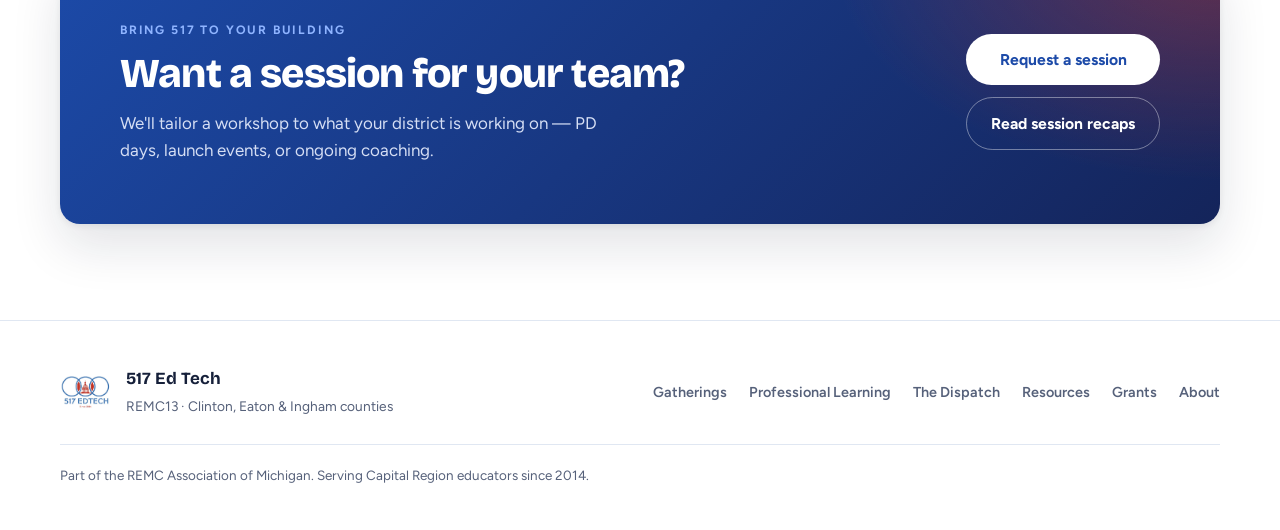
<file: gatherings.html>
<!DOCTYPE html>
<html lang="en">
  <head>
    <meta charset="UTF-8" />
    <meta name="viewport" content="width=device-width, initial-scale=1.0" />
    <title>Gatherings — 517 Ed Tech</title>
    <meta name="description" content="Full-day workshops and regional sessions from 517 Ed Tech — most free for REMC13 educators, with SCECHs and lunch provided." />
    <link rel="preconnect" href="https://fonts.googleapis.com" />
    <link rel="preconnect" href="https://fonts.gstatic.com" crossorigin />
    <link href="https://fonts.googleapis.com/css2?family=Bricolage+Grotesque:opsz,wght@12..96,500;12..96,600;12..96,800&family=Figtree:wght@400;500;600;700&display=swap" rel="stylesheet" />
    <link rel="icon" href="./assets/branding/favicon.svg" type="image/svg+xml" />
    <link rel="stylesheet" href="./styles.css" />
  </head>
  <body>
    <a class="skip-link" href="#main">Skip to content</a>
    <header class="site-header">
      <div class="wrap header-inner">
        <a class="brand" href="./index.html" aria-label="517 Ed Tech home">
          <img class="brand-remc" src="./assets/branding/remc-logo.jpg" alt="REMC Association of Michigan" />
          <span class="brand-name">517&nbsp;Ed&nbsp;Tech</span>
        </a>
        <nav class="site-nav" aria-label="Primary">
          <a href="./gatherings.html" aria-current="page">Gatherings</a>
          <a href="./professional-learning.html">Professional Learning</a>
          <a href="./dispatch.html">The Dispatch</a>
          <a href="./resources.html">Resources</a>
          <a href="./grants.html">Grants</a>
          <a href="./about.html">About</a>
          <a class="nav-cta" href="./about.html#connect">Get involved</a>
        </nav>
      </div>
    </header>

    <main id="main">
      <section class="article-hero has-photo" style="--photo:url('./assets/photos/gatherings.jpg')">
        <div class="wrap">
          <p class="eyebrow eyebrow-light">Gatherings</p>
          <h1>Learn by doing, alongside your peers.</h1>
          <p class="lede page-lede">Full-day workshops and regional sessions across Clinton, Eaton, and Ingham counties. Come for a specific tool, leave with something you can use Monday — and a few new people in your corner.</p>
        </div>
      </section>

      <section class="section">
        <div class="wrap">
          <div class="factbar">
            <div class="fact">
              <span class="fi" style="background:#2660d0"><svg viewBox="0 0 24 24" fill="none" stroke="currentColor" stroke-width="1.6" stroke-linecap="round" stroke-linejoin="round"><path d="M12 3l2.5 5 5.5.8-4 3.9.9 5.5L12 16l-4.9 2.6.9-5.5-4-3.9 5.5-.8z"/></svg></span>
              <h3>Free for REMC13 educators</h3>
              <p>Most sessions are no-cost for educators in member districts.</p>
            </div>
            <div class="fact">
              <span class="fi" style="background:#14a89c"><svg viewBox="0 0 24 24" fill="none" stroke="currentColor" stroke-width="1.6" stroke-linecap="round" stroke-linejoin="round"><circle cx="12" cy="9" r="5.2"/><path d="M8.5 13.2L6.5 21l5.5-3 5.5 3-2-7.8"/></svg></span>
              <h3>SCECHs provided</h3>
              <p>Earn State Continuing Education Clock Hours for your time.</p>
            </div>
            <div class="fact">
              <span class="fi" style="background:#e0a52e"><svg viewBox="0 0 24 24" fill="none" stroke="currentColor" stroke-width="1.6" stroke-linecap="round" stroke-linejoin="round"><circle cx="9" cy="8" r="3.2"/><path d="M3.5 19c0-3 2.5-4.8 5.5-4.8s5.5 1.8 5.5 4.8"/><path d="M16 5.2a3.2 3.2 0 010 6"/><path d="M17.5 14.6c2 .6 3.5 2.2 3.5 4.4"/></svg></span>
              <h3>Open to the region</h3>
              <p>Public, private, and post-secondary educators are all welcome.</p>
            </div>
          </div>
        </div>
      </section>

      <section class="section section-soft">
        <div class="wrap">
          <div class="section-head">
            <p class="eyebrow">Upcoming</p>
            <h2>What's on the calendar.</h2>
          </div>
          <div class="event-list">
            <article class="event-card">
              <div class="event-date"><span class="m">May</span><span class="d">1</span></div>
              <div class="event-body"><h3>Table Top Games: Level-Up Learning</h3><p>A full-day deep dive into tabletop games for critical thinking &amp; collaboration · Consumers Credit Union, Lansing · Limited to 50</p></div>
              <span class="event-tag">Free · RSVP</span>
            </article>
            <article class="event-card">
              <div class="event-date"><span class="m">Jun</span><span class="d">11</span></div>
              <div class="event-body"><h3>Capital Area District Library Series</h3><p>K-6 resources, Literaturepalooza, and Back-to-School Bootcamp with CADL · Multiple dates, June–August</p></div>
              <span class="event-tag">Multi-date</span>
            </article>
            <article class="event-card">
              <div class="event-date"><span class="m">On</span><span class="d">★</span></div>
              <div class="event-body"><h3>Michigan eLibrary (MeL) Exploration</h3><p>A guided tour of Michigan's free resource collection for your classroom · Recorded, watch anytime</p></div>
              <span class="event-tag">On-demand</span>
            </article>
          </div>
        </div>
      </section>

      <section class="section">
        <div class="wrap">
          <div class="connect">
            <div class="connect-copy">
              <p class="eyebrow eyebrow-light">Bring 517 to your building</p>
              <h2>Want a session for your team?</h2>
              <p class="section-sub light">We'll tailor a workshop to what your district is working on — PD days, launch events, or ongoing coaching.</p>
            </div>
            <div class="connect-actions">
              <a class="btn btn-primary" href="mailto:ashauver@inghamisd.org">Request a session</a>
              <a class="btn btn-ghost-light" href="./dispatch.html">Read session recaps</a>
            </div>
          </div>
        </div>
      </section>
    </main>

    <footer class="site-footer">
      <div class="wrap footer-inner">
        <div class="footer-brand">
          <img src="./assets/branding/517edtech-logo.png" alt="" />
          <div><strong>517 Ed Tech</strong><span>REMC13 · Clinton, Eaton &amp; Ingham counties</span></div>
        </div>
        <nav class="footer-nav" aria-label="Footer">
          <a href="./gatherings.html">Gatherings</a>
          <a href="./professional-learning.html">Professional Learning</a>
          <a href="./dispatch.html">The Dispatch</a>
          <a href="./resources.html">Resources</a>
          <a href="./grants.html">Grants</a>
          <a href="./about.html">About</a>
        </nav>
        <p class="footer-fine">Part of the REMC Association of Michigan. Serving Capital Region educators since 2014.</p>
      </div>
    </footer>
  </body>
</html>
</file>
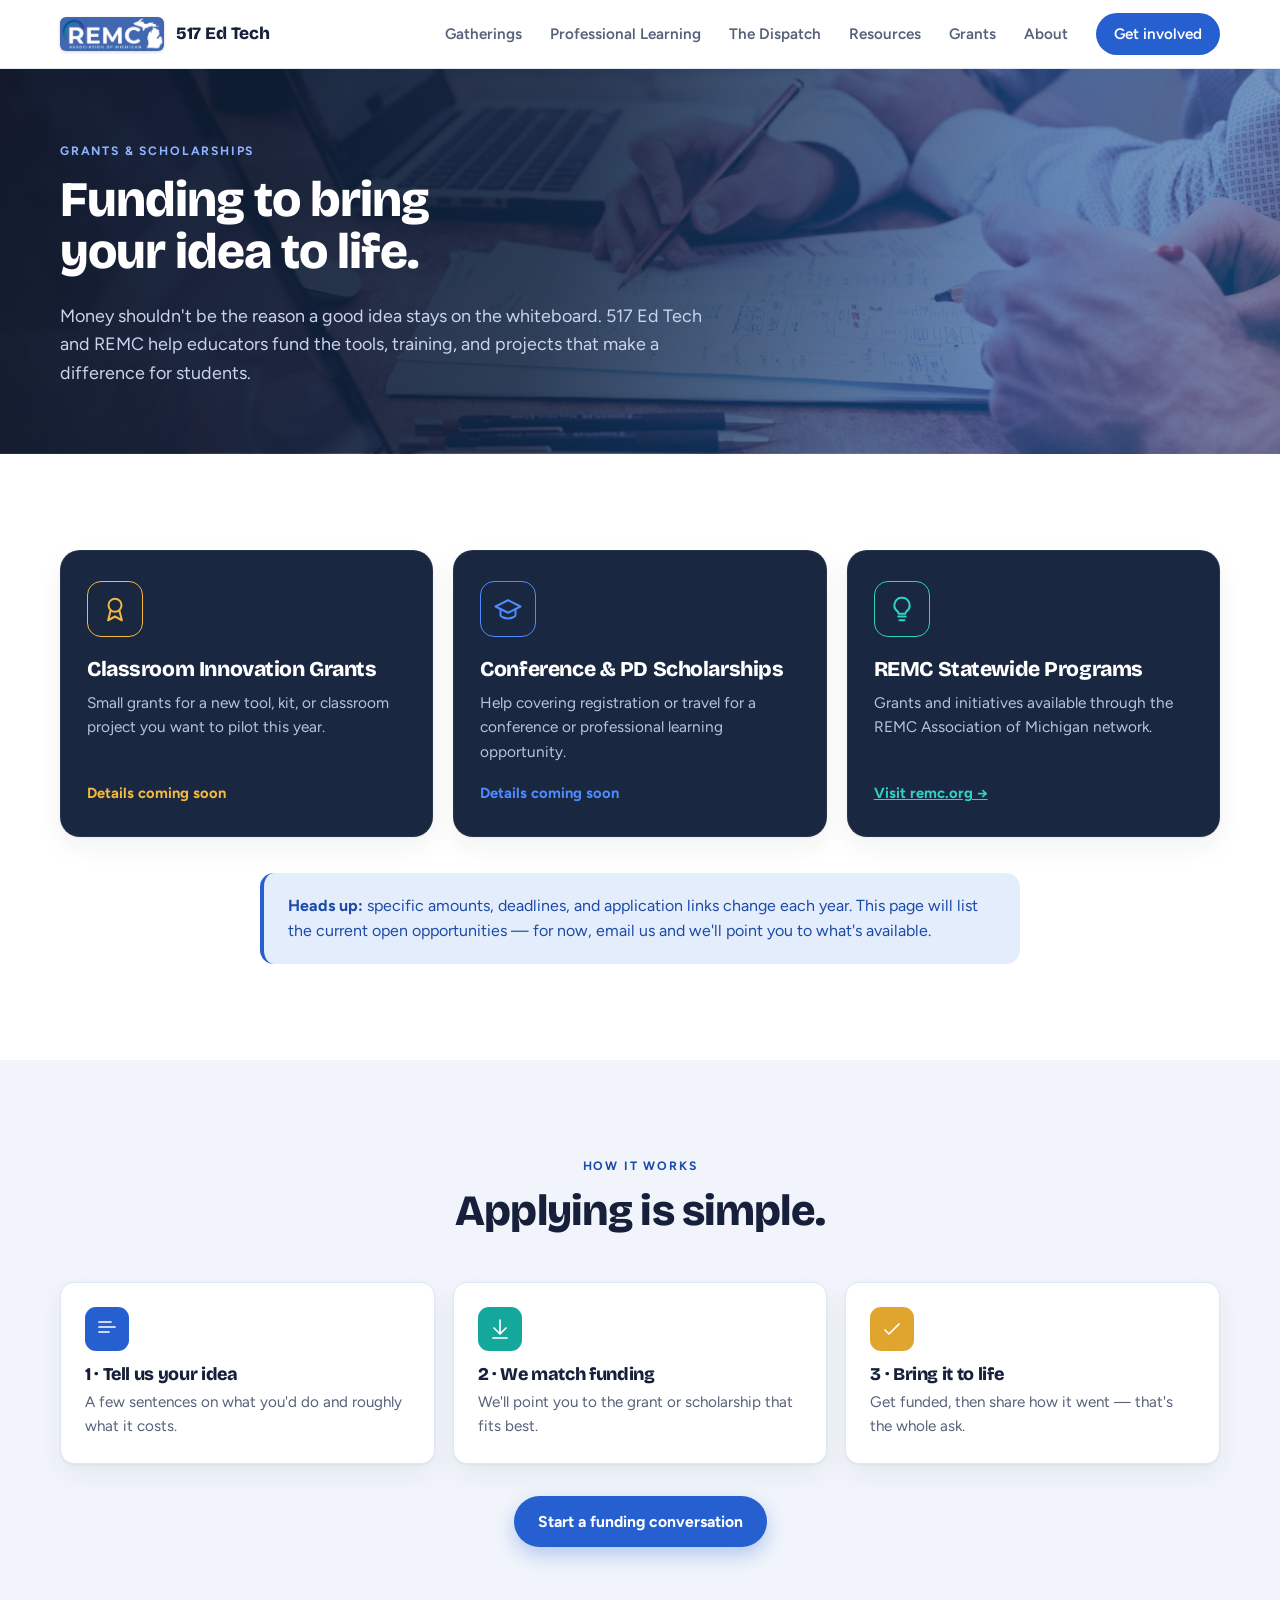
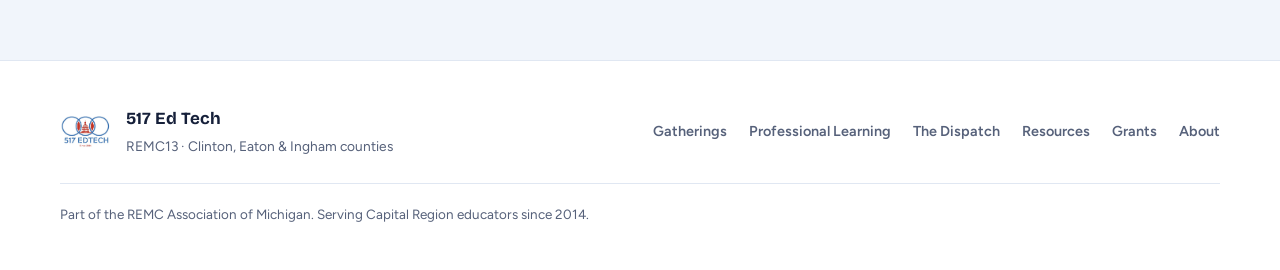
<file: grants.html>
<!DOCTYPE html>
<html lang="en">
  <head>
    <meta charset="UTF-8" />
    <meta name="viewport" content="width=device-width, initial-scale=1.0" />
    <title>Grants &amp; Scholarships — 517 Ed Tech</title>
    <meta name="description" content="Funding and scholarships from 517 Ed Tech and REMC to help educators bring new ideas, tools, and projects into the classroom." />
    <link rel="preconnect" href="https://fonts.googleapis.com" />
    <link rel="preconnect" href="https://fonts.gstatic.com" crossorigin />
    <link href="https://fonts.googleapis.com/css2?family=Bricolage+Grotesque:opsz,wght@12..96,500;12..96,600;12..96,800&family=Figtree:wght@400;500;600;700&display=swap" rel="stylesheet" />
    <link rel="icon" href="./assets/branding/favicon.svg" type="image/svg+xml" />
    <link rel="stylesheet" href="./styles.css" />
  </head>
  <body>
    <a class="skip-link" href="#main">Skip to content</a>
    <header class="site-header">
      <div class="wrap header-inner">
        <a class="brand" href="./index.html" aria-label="517 Ed Tech home">
          <img class="brand-remc" src="./assets/branding/remc-logo.jpg" alt="REMC Association of Michigan" />
          <span class="brand-name">517&nbsp;Ed&nbsp;Tech</span>
        </a>
        <nav class="site-nav" aria-label="Primary">
          <a href="./gatherings.html">Gatherings</a>
          <a href="./professional-learning.html">Professional Learning</a>
          <a href="./dispatch.html">The Dispatch</a>
          <a href="./resources.html">Resources</a>
          <a href="./grants.html" aria-current="page">Grants</a>
          <a href="./about.html">About</a>
          <a class="nav-cta" href="./about.html#connect">Get involved</a>
        </nav>
      </div>
    </header>

    <main id="main">
      <section class="article-hero has-photo" style="--photo:url('./assets/photos/grants.jpg')">
        <div class="wrap">
          <p class="eyebrow eyebrow-light">Grants & Scholarships</p>
          <h1>Funding to bring your idea to life.</h1>
          <p class="lede page-lede">Money shouldn't be the reason a good idea stays on the whiteboard. 517 Ed Tech and REMC help educators fund the tools, training, and projects that make a difference for students.</p>
        </div>
      </section>

      <section class="section">
        <div class="wrap">
          <div class="hub-grid">
            <div class="hub-card">
              <span class="hub-icon" style="color:#f4b93e"><svg viewBox="0 0 24 24" fill="none" stroke="currentColor" stroke-width="1.6" stroke-linecap="round" stroke-linejoin="round"><circle cx="12" cy="9" r="5.2"/><path d="M8.5 13.2L6.5 21l5.5-3 5.5 3-2-7.8"/></svg></span>
              <h3>Classroom Innovation Grants</h3>
              <p>Small grants for a new tool, kit, or classroom project you want to pilot this year.</p>
              <span class="hub-link" style="color:#f4b93e">Details coming soon</span>
            </div>
            <div class="hub-card">
              <span class="hub-icon" style="color:#4d8bff"><svg viewBox="0 0 24 24" fill="none" stroke="currentColor" stroke-width="1.6" stroke-linecap="round" stroke-linejoin="round"><path d="M22 10L12 5 2 10l10 5 10-5z"/><path d="M6 12v5c0 1 2.7 2.5 6 2.5s6-1.5 6-2.5v-5"/></svg></span>
              <h3>Conference &amp; PD Scholarships</h3>
              <p>Help covering registration or travel for a conference or professional learning opportunity.</p>
              <span class="hub-link" style="color:#4d8bff">Details coming soon</span>
            </div>
            <div class="hub-card">
              <span class="hub-icon" style="color:#2fd3c4"><svg viewBox="0 0 24 24" fill="none" stroke="currentColor" stroke-width="1.6" stroke-linecap="round" stroke-linejoin="round"><path d="M12 3a6 6 0 00-3.8 10.7c.6.5 1 1.3 1.1 2.1h5.4c.1-.8.5-1.6 1.1-2.1A6 6 0 0012 3z"/><path d="M9 18h6M10 21h4"/></svg></span>
              <h3>REMC Statewide Programs</h3>
              <p>Grants and initiatives available through the REMC Association of Michigan network.</p>
              <a class="hub-link" style="color:#2fd3c4" href="https://www.remc.org/" target="_blank" rel="noreferrer">Visit remc.org →</a>
            </div>
          </div>

          <div class="callout" style="max-width:760px;margin:36px auto 0">
            <p><b>Heads up:</b> specific amounts, deadlines, and application links change each year. This page will list the current open opportunities — for now, email us and we'll point you to what's available.</p>
          </div>
        </div>
      </section>

      <section class="section section-soft">
        <div class="wrap">
          <div class="section-head center">
            <p class="eyebrow">How it works</p>
            <h2>Applying is simple.</h2>
          </div>
          <div class="factbar">
            <div class="fact">
              <span class="fi" style="background:#2660d0"><svg viewBox="0 0 24 24" fill="none" stroke="currentColor" stroke-width="1.7" stroke-linecap="round" stroke-linejoin="round"><path d="M4 5h12M4 10h16M4 15h10"/></svg></span>
              <h3>1 · Tell us your idea</h3>
              <p>A few sentences on what you'd do and roughly what it costs.</p>
            </div>
            <div class="fact">
              <span class="fi" style="background:#14a89c"><svg viewBox="0 0 24 24" fill="none" stroke="currentColor" stroke-width="1.7" stroke-linecap="round" stroke-linejoin="round"><path d="M12 3v14M6 11l6 6 6-6"/><path d="M5 21h14"/></svg></span>
              <h3>2 · We match funding</h3>
              <p>We'll point you to the grant or scholarship that fits best.</p>
            </div>
            <div class="fact">
              <span class="fi" style="background:#e0a52e"><svg viewBox="0 0 24 24" fill="none" stroke="currentColor" stroke-width="1.7" stroke-linecap="round" stroke-linejoin="round"><path d="M5 13l4 4L19 7"/></svg></span>
              <h3>3 · Bring it to life</h3>
              <p>Get funded, then share how it went — that's the whole ask.</p>
            </div>
          </div>
          <p style="text-align:center;margin-top:32px">
            <a class="btn btn-primary" href="mailto:ashauver@inghamisd.org">Start a funding conversation</a>
          </p>
        </div>
      </section>
    </main>

    <footer class="site-footer">
      <div class="wrap footer-inner">
        <div class="footer-brand">
          <img src="./assets/branding/517edtech-logo.png" alt="" />
          <div><strong>517 Ed Tech</strong><span>REMC13 · Clinton, Eaton &amp; Ingham counties</span></div>
        </div>
        <nav class="footer-nav" aria-label="Footer">
          <a href="./gatherings.html">Gatherings</a>
          <a href="./professional-learning.html">Professional Learning</a>
          <a href="./dispatch.html">The Dispatch</a>
          <a href="./resources.html">Resources</a>
          <a href="./grants.html">Grants</a>
          <a href="./about.html">About</a>
        </nav>
        <p class="footer-fine">Part of the REMC Association of Michigan. Serving Capital Region educators since 2014.</p>
      </div>
    </footer>
  </body>
</html>
</file>
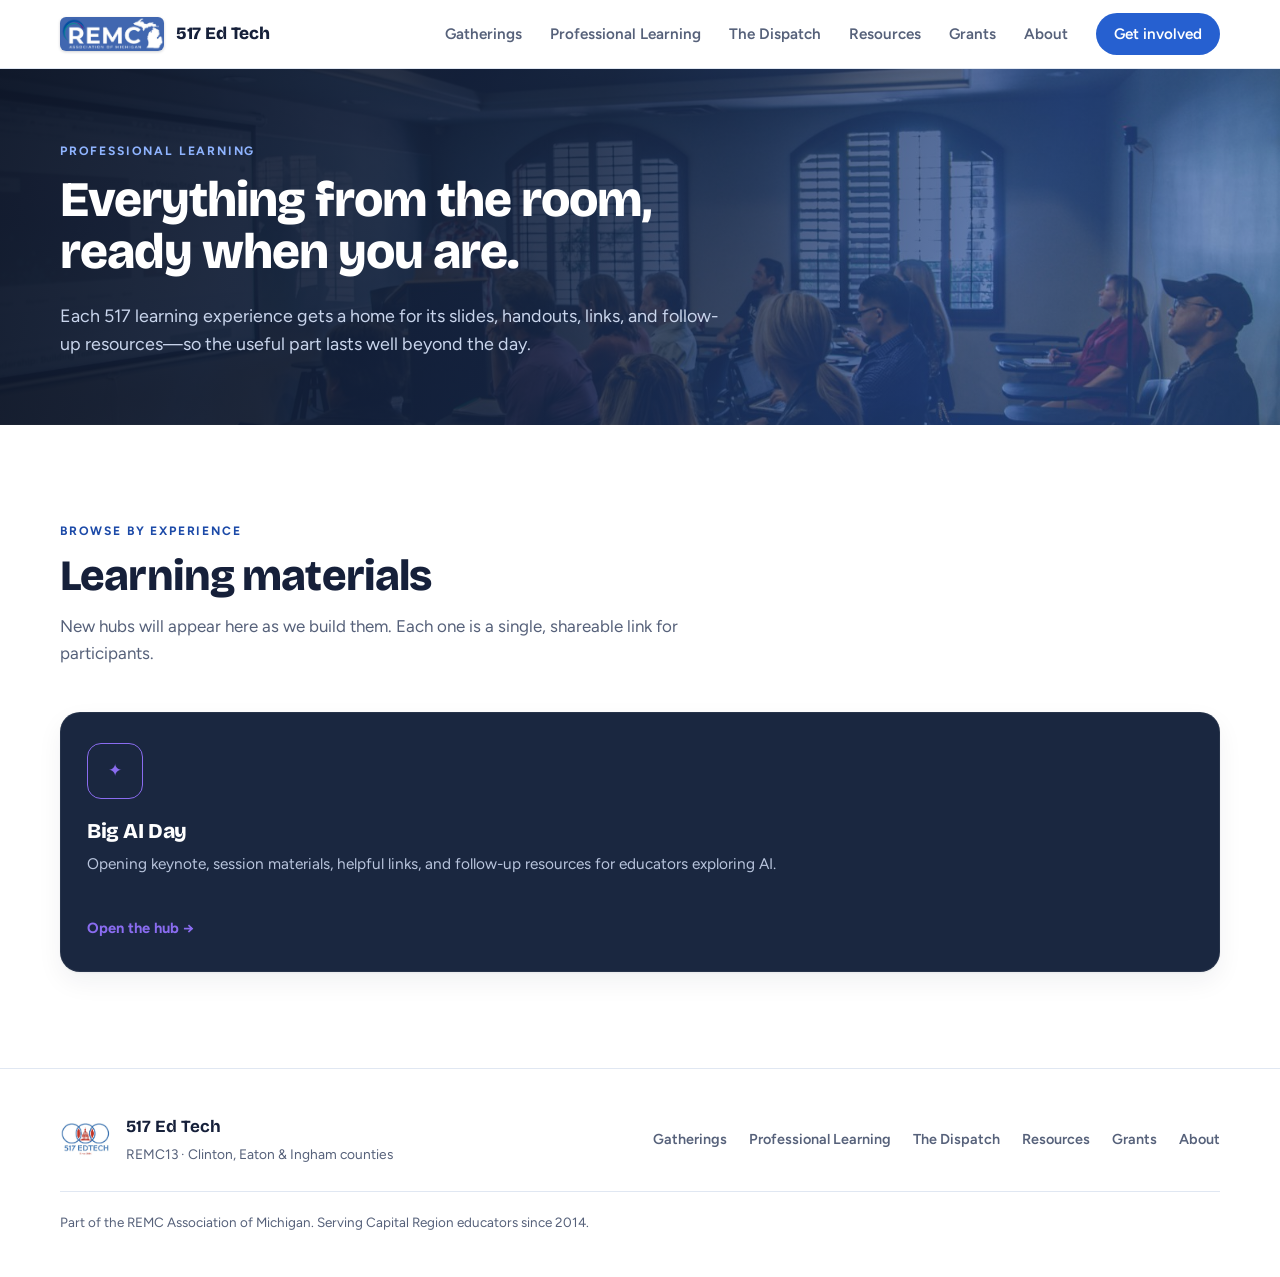
<file: professional-learning.html>
<!DOCTYPE html>
<html lang="en">
<head>
  <meta charset="UTF-8" /><meta name="viewport" content="width=device-width, initial-scale=1.0" />
  <title>Professional Learning Materials | 517 Ed Tech</title>
  <meta name="description" content="Slides, handouts, recordings, and follow-up resources from 517 Ed Tech professional learning." />
  <link rel="preconnect" href="https://fonts.googleapis.com" /><link rel="preconnect" href="https://fonts.gstatic.com" crossorigin />
  <link href="https://fonts.googleapis.com/css2?family=Bricolage+Grotesque:opsz,wght@12..96,500;12..96,600;12..96,800&family=Figtree:wght@400;500;600;700&display=swap" rel="stylesheet" />
  <link rel="icon" href="./assets/branding/favicon.svg" type="image/svg+xml" />
  <link rel="stylesheet" href="./styles.css" />
</head>
<body>
  <a class="skip-link" href="#main">Skip to content</a>
  <header class="site-header"><div class="wrap header-inner">
    <a class="brand" href="./index.html" aria-label="517 Ed Tech home"><img class="brand-remc" src="./assets/branding/remc-logo.jpg" alt="REMC Association of Michigan" /><span class="brand-name">517&nbsp;Ed&nbsp;Tech</span></a>
    <nav class="site-nav" aria-label="Primary"><a href="./gatherings.html">Gatherings</a>
          <a href="./professional-learning.html">Professional Learning</a><a href="./dispatch.html">The Dispatch</a><a href="./resources.html" aria-current="page">Resources</a><a href="./grants.html">Grants</a><a href="./about.html">About</a><a class="nav-cta" href="./about.html#connect">Get involved</a></nav>
  </div></header>
  <main id="main">
    <section class="article-hero has-photo" style="--photo:url('./assets/photos/gatherings.jpg')"><div class="wrap">
      <p class="eyebrow eyebrow-light">Professional learning</p><h1>Everything from the room, ready when you are.</h1>
      <p class="lede page-lede">Each 517 learning experience gets a home for its slides, handouts, links, and follow-up resources—so the useful part lasts well beyond the day.</p>
    </div></section>
    <section class="section"><div class="wrap">
      <div class="section-head"><p class="eyebrow">Browse by experience</p><h2>Learning materials</h2><p class="section-sub">New hubs will appear here as we build them. Each one is a single, shareable link for participants.</p></div>
      <div class="hub-grid"><a class="hub-card" href="./pd/big-ai-day/index.html">
        <span class="hub-icon" style="color:#8a6cf0">✦</span><h3>Big AI Day</h3><p>Opening keynote, session materials, helpful links, and follow-up resources for educators exploring AI.</p><span class="hub-link" style="color:#8a6cf0">Open the hub →</span>
      </a></div>
    </div></section>
  </main>
  <footer class="site-footer"><div class="wrap footer-inner"><div class="footer-brand"><img src="./assets/branding/517edtech-logo.png" alt="" /><div><strong>517 Ed Tech</strong><span>REMC13 · Clinton, Eaton &amp; Ingham counties</span></div></div><nav class="footer-nav" aria-label="Footer"><a href="./gatherings.html">Gatherings</a>
          <a href="./professional-learning.html">Professional Learning</a><a href="./dispatch.html">The Dispatch</a><a href="./resources.html">Resources</a><a href="./grants.html">Grants</a><a href="./about.html">About</a></nav><p class="footer-fine">Part of the REMC Association of Michigan. Serving Capital Region educators since 2014.</p></div></footer>
</body>
</html>
</file>
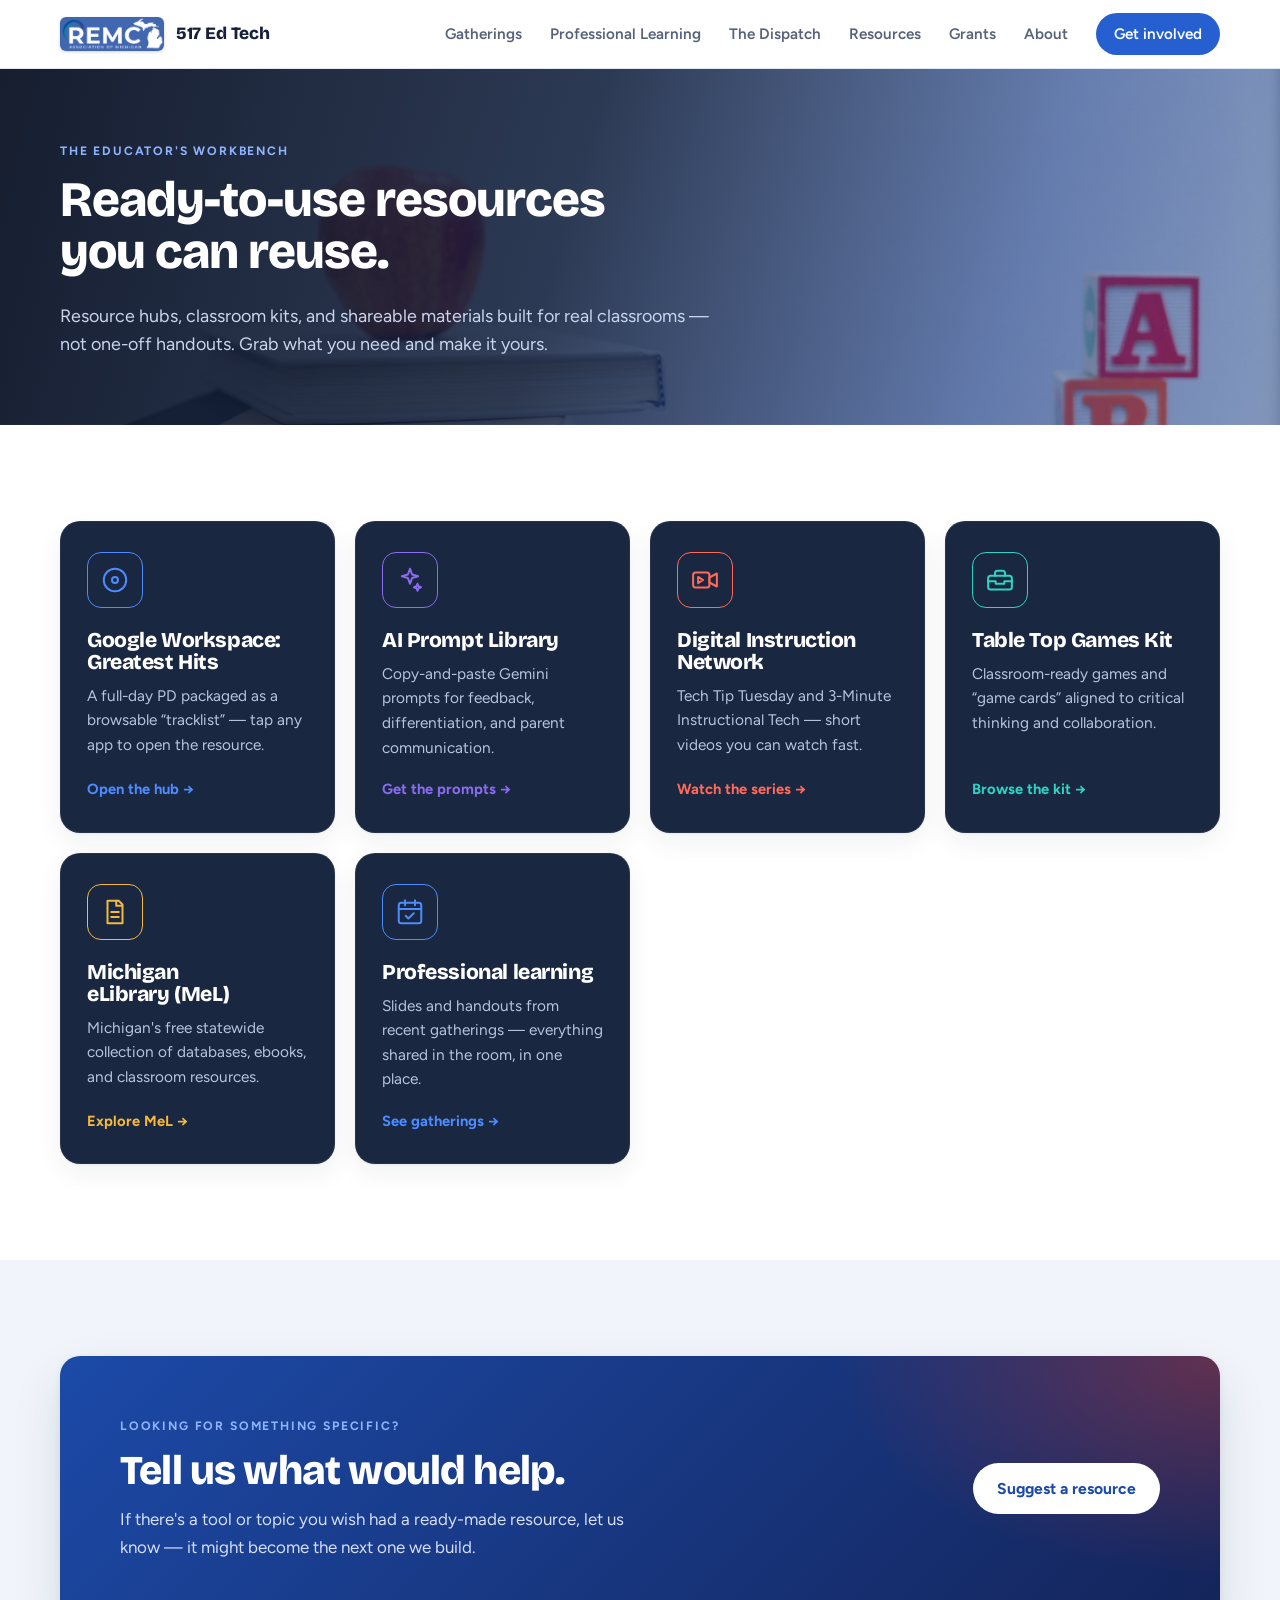
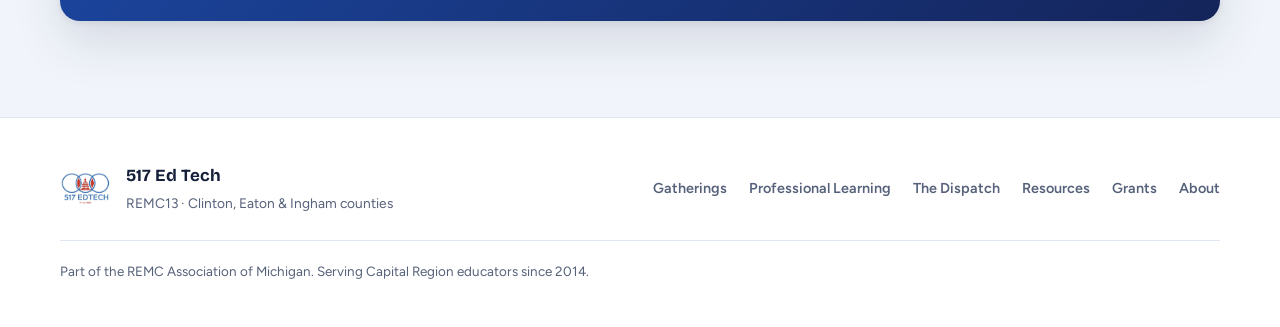
<file: resources.html>
<!DOCTYPE html>
<html lang="en">
  <head>
    <meta charset="UTF-8" />
    <meta name="viewport" content="width=device-width, initial-scale=1.0" />
    <title>The Educator's Workbench — Resources | 517 Ed Tech</title>
    <meta name="description" content="Ready-to-use resource hubs, classroom kits, and shareable materials from 517 Ed Tech — reuse them long after the session ends." />
    <link rel="preconnect" href="https://fonts.googleapis.com" />
    <link rel="preconnect" href="https://fonts.gstatic.com" crossorigin />
    <link href="https://fonts.googleapis.com/css2?family=Bricolage+Grotesque:opsz,wght@12..96,500;12..96,600;12..96,800&family=Figtree:wght@400;500;600;700&display=swap" rel="stylesheet" />
    <link rel="icon" href="./assets/branding/favicon.svg" type="image/svg+xml" />
    <link rel="stylesheet" href="./styles.css" />
  </head>
  <body>
    <a class="skip-link" href="#main">Skip to content</a>
    <header class="site-header">
      <div class="wrap header-inner">
        <a class="brand" href="./index.html" aria-label="517 Ed Tech home">
          <img class="brand-remc" src="./assets/branding/remc-logo.jpg" alt="REMC Association of Michigan" />
          <span class="brand-name">517&nbsp;Ed&nbsp;Tech</span>
        </a>
        <nav class="site-nav" aria-label="Primary">
          <a href="./gatherings.html">Gatherings</a>
          <a href="./professional-learning.html">Professional Learning</a>
          <a href="./dispatch.html">The Dispatch</a>
          <a href="./resources.html" aria-current="page">Resources</a>
          <a href="./grants.html">Grants</a>
          <a href="./about.html">About</a>
          <a class="nav-cta" href="./about.html#connect">Get involved</a>
        </nav>
      </div>
    </header>

    <main id="main">
      <section class="article-hero has-photo" style="--photo:url('./assets/photos/resources.jpg')">
        <div class="wrap">
          <p class="eyebrow eyebrow-light">The Educator's Workbench</p>
          <h1>Ready-to-use resources you can reuse.</h1>
          <p class="lede page-lede">Resource hubs, classroom kits, and shareable materials built for real classrooms — not one-off handouts. Grab what you need and make it yours.</p>
        </div>
      </section>

      <section class="section">
        <div class="wrap">
          <div class="hub-grid">
            <a class="hub-card" href="./workspace-mixtape.html">
              <span class="hub-icon" style="color:#4d8bff"><svg viewBox="0 0 24 24" fill="none" stroke="currentColor" stroke-width="1.6" stroke-linecap="round" stroke-linejoin="round"><circle cx="12" cy="12" r="9"/><circle cx="12" cy="12" r="2.4"/></svg></span>
              <h3>Google Workspace: Greatest Hits</h3>
              <p>A full-day PD packaged as a browsable “tracklist” — tap any app to open the resource.</p>
              <span class="hub-link" style="color:#4d8bff">Open the hub →</span>
            </a>
            <a class="hub-card" href="./dispatch-gemini-prompts.html">
              <span class="hub-icon" style="color:#8a6cf0"><svg viewBox="0 0 24 24" fill="none" stroke="currentColor" stroke-width="1.6" stroke-linecap="round" stroke-linejoin="round"><path d="M12 3l1.7 4.6L18.5 9l-4.8 1.4L12 15l-1.7-4.6L5.5 9l4.8-1.4z"/><path d="M18 15l.8 2 2 .8-2 .8-.8 2-.8-2-2-.8 2-.8z"/></svg></span>
              <h3>AI Prompt Library</h3>
              <p>Copy-and-paste Gemini prompts for feedback, differentiation, and parent communication.</p>
              <span class="hub-link" style="color:#8a6cf0">Get the prompts →</span>
            </a>
            <a class="hub-card" href="./dispatch.html">
              <span class="hub-icon" style="color:#ff6a5a"><svg viewBox="0 0 24 24" fill="none" stroke="currentColor" stroke-width="1.6" stroke-linecap="round" stroke-linejoin="round"><rect x="2.5" y="6" width="13" height="12" rx="2"/><path d="M15.5 10l6-3.2v10.4l-6-3.2z"/><path d="M6.5 9.5l4 2.5-4 2.5z"/></svg></span>
              <h3>Digital Instruction Network</h3>
              <p>Tech Tip Tuesday and 3-Minute Instructional Tech — short videos you can watch fast.</p>
              <span class="hub-link" style="color:#ff6a5a">Watch the series →</span>
            </a>
            <a class="hub-card" href="https://www.remc13.org/resources/classroom-makers/" target="_blank" rel="noreferrer">
              <span class="hub-icon" style="color:#2fd3c4"><svg viewBox="0 0 24 24" fill="none" stroke="currentColor" stroke-width="1.6" stroke-linecap="round" stroke-linejoin="round"><rect x="2.5" y="8.5" width="19" height="11" rx="2"/><path d="M8 8.5V6.5a2 2 0 012-2h4a2 2 0 012 2v2"/><path d="M2.5 13h6v2h7v-2h6"/></svg></span>
              <h3>Table Top Games Kit</h3>
              <p>Classroom-ready games and “game cards” aligned to critical thinking and collaboration.</p>
              <span class="hub-link" style="color:#2fd3c4">Browse the kit →</span>
            </a>
            <a class="hub-card" href="https://mel.org/" target="_blank" rel="noreferrer">
              <span class="hub-icon" style="color:#f4b93e"><svg viewBox="0 0 24 24" fill="none" stroke="currentColor" stroke-width="1.6" stroke-linecap="round" stroke-linejoin="round"><path d="M6 3h9l3 3v15H6z"/><path d="M13 3v4h4M9 12h6M9 16h6"/></svg></span>
              <h3>Michigan eLibrary (MeL)</h3>
              <p>Michigan's free statewide collection of databases, ebooks, and classroom resources.</p>
              <span class="hub-link" style="color:#f4b93e">Explore MeL →</span>
            </a>
            <a class="hub-card" href="./professional-learning.html">
              <span class="hub-icon" style="color:#4d8bff"><svg viewBox="0 0 24 24" fill="none" stroke="currentColor" stroke-width="1.6" stroke-linecap="round" stroke-linejoin="round"><rect x="3" y="4.5" width="18" height="16.5" rx="2"/><path d="M8 2.5v4M16 2.5v4M3 9.5h18"/><path d="M8.5 15l2.2 2.2L15 13"/></svg></span>
              <h3>Professional learning</h3>
              <p>Slides and handouts from recent gatherings — everything shared in the room, in one place.</p>
              <span class="hub-link" style="color:#4d8bff">See gatherings →</span>
            </a>
          </div>
        </div>
      </section>

      <section class="section section-soft">
        <div class="wrap">
          <div class="connect">
            <div class="connect-copy">
              <p class="eyebrow eyebrow-light">Looking for something specific?</p>
              <h2>Tell us what would help.</h2>
              <p class="section-sub light">If there's a tool or topic you wish had a ready-made resource, let us know — it might become the next one we build.</p>
            </div>
            <div class="connect-actions">
              <a class="btn btn-primary" href="mailto:ashauver@inghamisd.org">Suggest a resource</a>
            </div>
          </div>
        </div>
      </section>
    </main>

    <footer class="site-footer">
      <div class="wrap footer-inner">
        <div class="footer-brand">
          <img src="./assets/branding/517edtech-logo.png" alt="" />
          <div><strong>517 Ed Tech</strong><span>REMC13 · Clinton, Eaton &amp; Ingham counties</span></div>
        </div>
        <nav class="footer-nav" aria-label="Footer">
          <a href="./gatherings.html">Gatherings</a>
          <a href="./professional-learning.html">Professional Learning</a>
          <a href="./dispatch.html">The Dispatch</a>
          <a href="./resources.html">Resources</a>
          <a href="./grants.html">Grants</a>
          <a href="./about.html">About</a>
        </nav>
        <p class="footer-fine">Part of the REMC Association of Michigan. Serving Capital Region educators since 2014.</p>
      </div>
    </footer>
  </body>
</html>
</file>
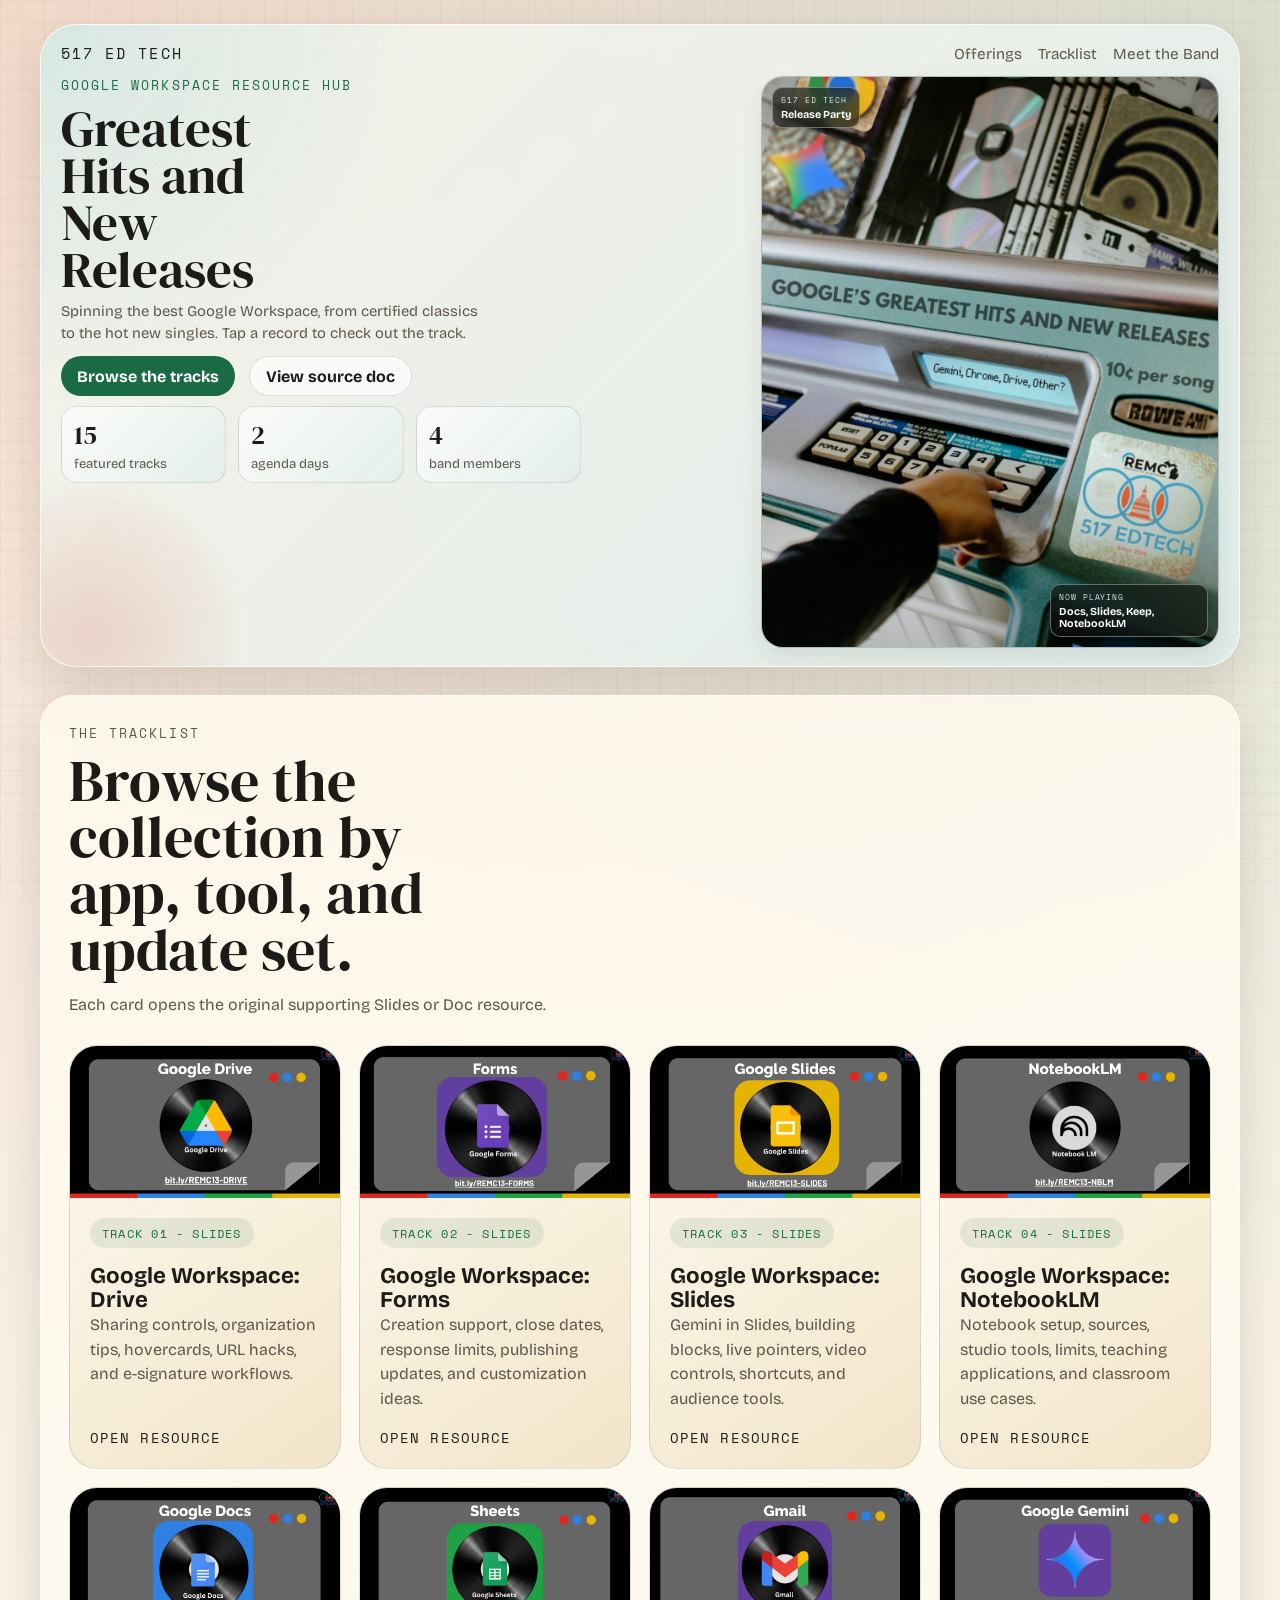
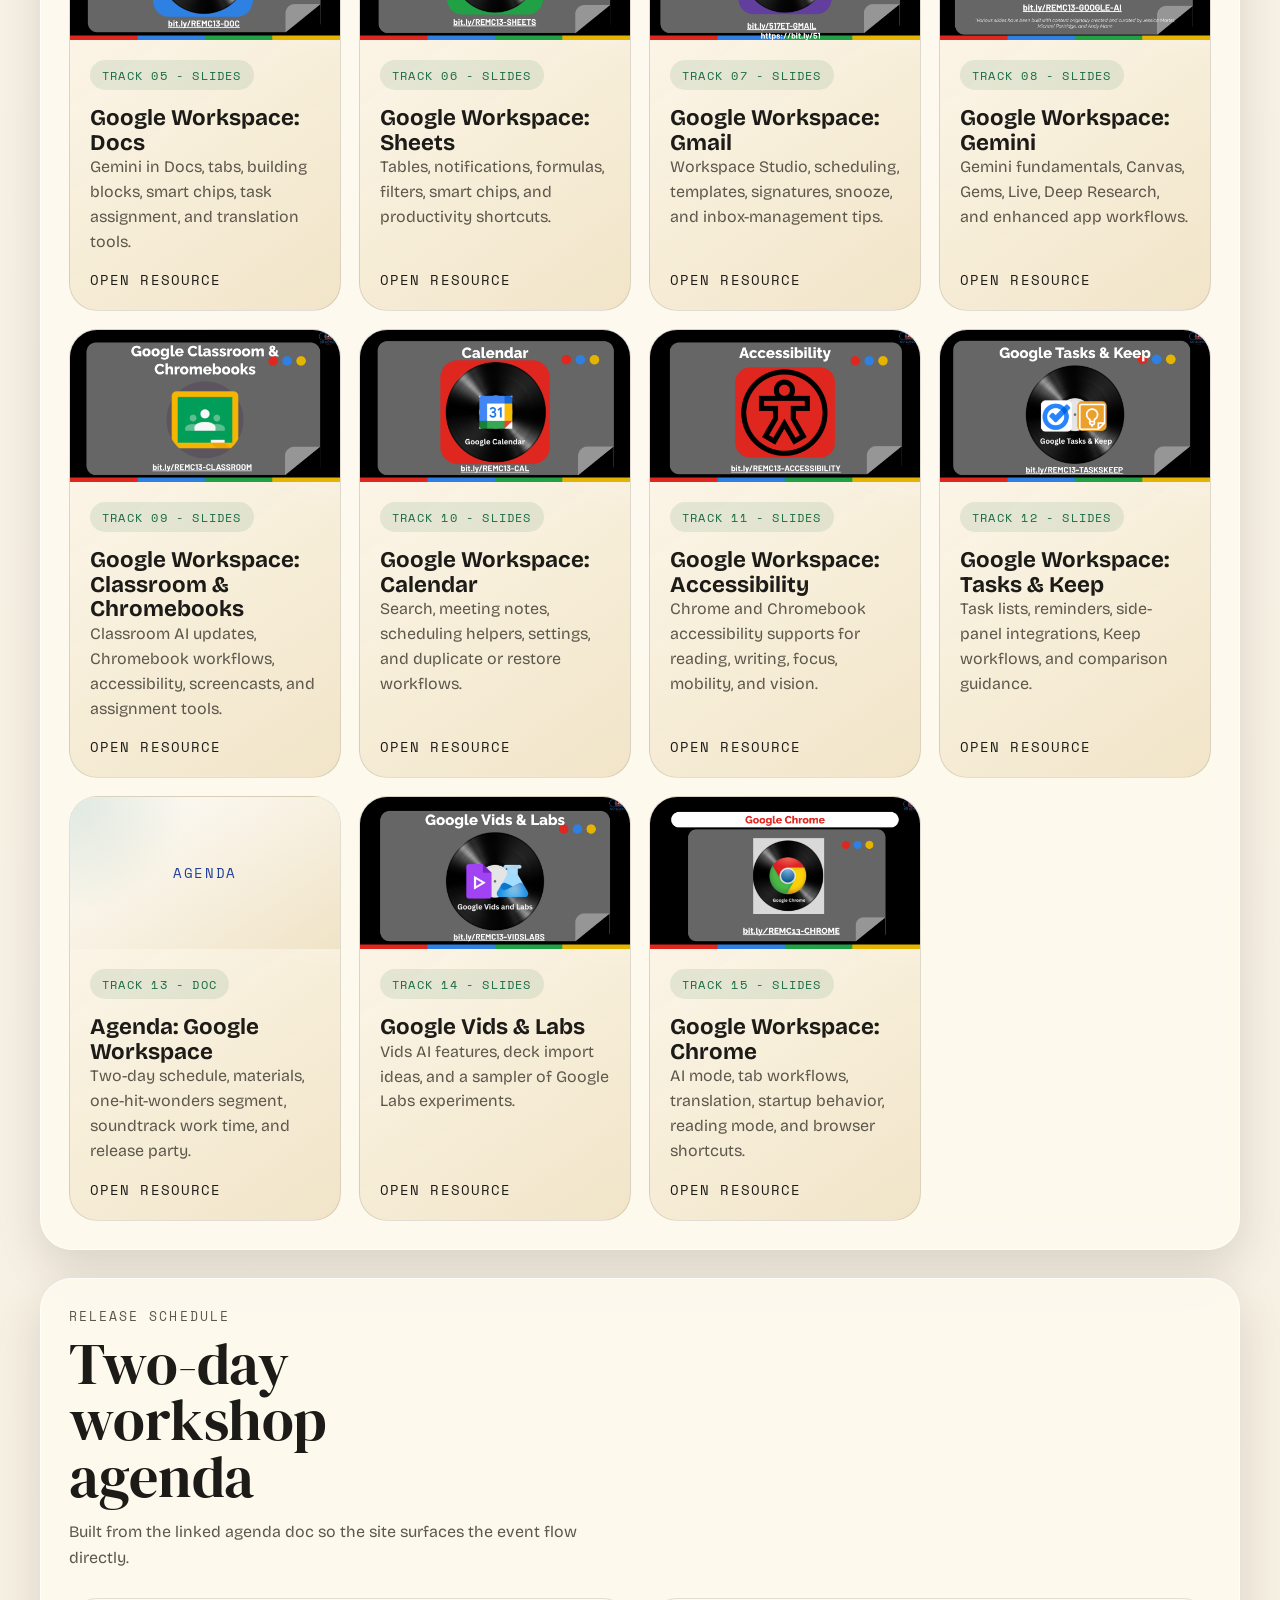
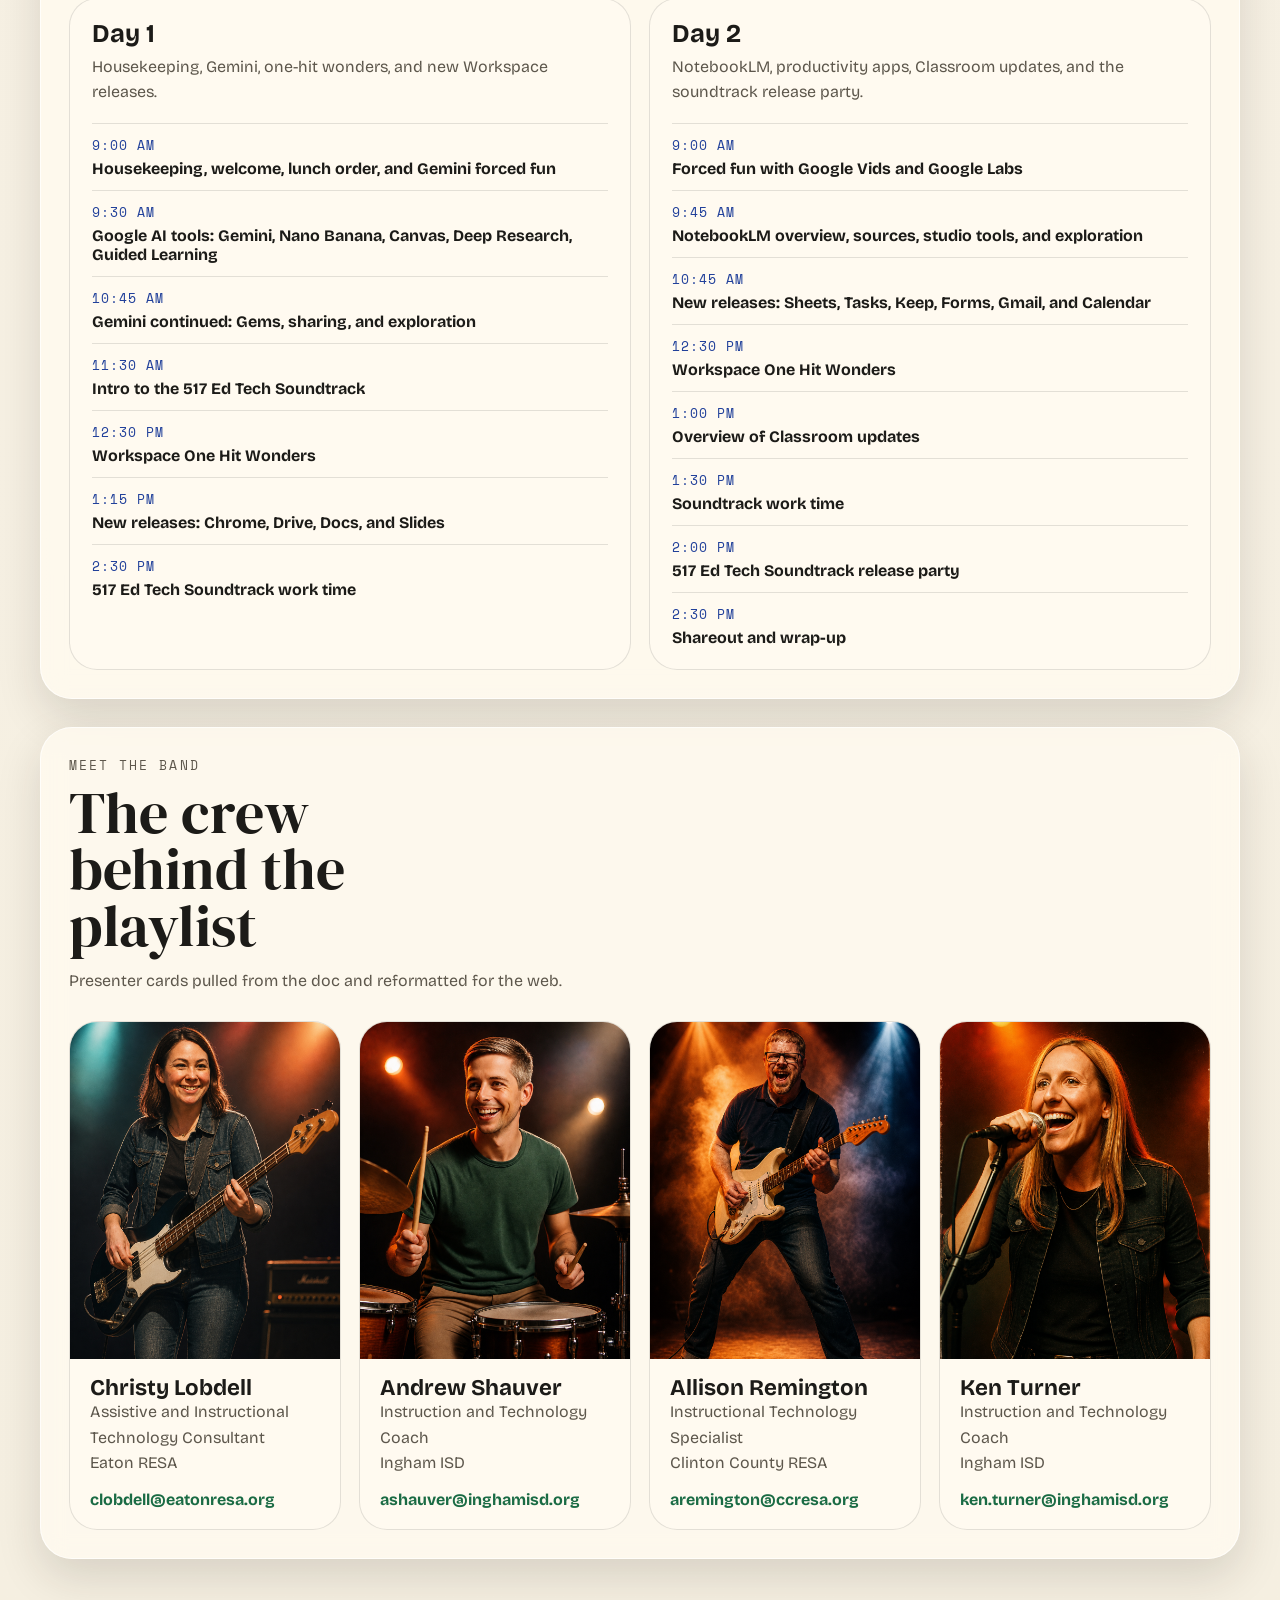
<file: workspace-mixtape.html>
<!DOCTYPE html>
<html lang="en">
  <head>
    <meta charset="UTF-8" />
    <meta name="viewport" content="width=device-width, initial-scale=1.0" />
    <title>Google Workspace: Greatest Hits & New Releases</title>
    <meta
      name="description"
      content="A polished website version of the Google Workspace Greatest Hits and New Releases resource hub."
    />
    <link rel="preconnect" href="https://fonts.googleapis.com" />
    <link rel="preconnect" href="https://fonts.gstatic.com" crossorigin />
    <link
      href="https://fonts.googleapis.com/css2?family=Bricolage+Grotesque:wght@400;500;700;800&family=DM+Serif+Display:ital@0;1&family=Space+Mono:wght@400;700&display=swap"
      rel="stylesheet"
    />
    <link rel="icon" href="./assets/branding/favicon.svg" type="image/svg+xml" />
    <link rel="stylesheet" href="./workspace-mixtape.css" />
  </head>
  <body>
    <div class="page-shell">
      <header class="hero">
        <nav class="topbar" aria-label="Primary">
          <a class="brand" href="./index.html">517 Ed Tech</a>
          <div class="topbar-links">
            <a href="./index.html#offerings">Offerings</a>
            <a href="#tracklist">Tracklist</a>
            <a href="#band">Meet the Band</a>
          </div>
        </nav>

        <section class="hero-main" id="top">
          <section class="hero-copy">
            <p class="eyebrow">Google Workspace Resource Hub</p>
            <h1>Greatest Hits and New Releases</h1>
            <p class="lede">
              Spinning the best Google Workspace, from certified classics to the
              hot new singles. Tap a record to check out the track.
            </p>

            <div class="hero-actions">
              <a
                class="button button-primary"
                href="#tracklist"
              >
                Browse the tracks
              </a>
              <a
                class="button button-secondary"
                href="https://docs.google.com/document/d/1vN3PtNVn37aMWKbgD3QQUP9hJubi0iCMmP7zv3E0ecc/edit?tab=t.0"
                target="_blank"
                rel="noreferrer"
              >
                View source doc
              </a>
            </div>

            <section class="hero-stats" aria-label="Overview">
              <article class="stat-card">
                <span class="stat-value">15</span>
                <span class="stat-label">featured tracks</span>
              </article>
              <article class="stat-card">
                <span class="stat-value">2</span>
                <span class="stat-label">agenda days</span>
              </article>
              <article class="stat-card">
                <span class="stat-value">4</span>
                <span class="stat-label">band members</span>
              </article>
            </section>
          </section>

          <section class="hero-visual" aria-label="Visual identity">
            <div class="hero-image-panel">
              <img
                class="hero-image"
                src="./assets/hero-jukebox.png"
                alt="Jukebox-inspired Google Workspace artwork"
              />
              <div class="hero-image-badge hero-image-badge-top">
                <span>517 Ed Tech</span>
                <strong>Release Party</strong>
              </div>
              <div class="hero-image-badge hero-image-badge-bottom">
                <span>Now playing</span>
                <strong>Docs, Slides, Keep, NotebookLM</strong>
              </div>
            </div>
          </section>
        </section>
      </header>

      <main>
        <section class="section" id="tracklist">
          <div class="section-heading">
            <p class="eyebrow">The Tracklist</p>
            <h2>Browse the collection by app, tool, and update set.</h2>
            <p>
              Each card opens the original supporting Slides or Doc resource.
            </p>
          </div>
          <div class="track-grid" id="track-grid" aria-live="polite"></div>
        </section>

        <section class="section agenda-section" id="agenda">
          <div class="section-heading">
            <p class="eyebrow">Release Schedule</p>
            <h2>Two-day workshop agenda</h2>
            <p>
              Built from the linked agenda doc so the site surfaces the event
              flow directly.
            </p>
          </div>
          <div class="agenda-grid" id="agenda-grid"></div>
        </section>

        <section class="section band-section" id="band">
          <div class="section-heading">
            <p class="eyebrow">Meet the Band</p>
            <h2>The crew behind the playlist</h2>
            <p>
              Presenter cards pulled from the doc and reformatted for the web.
            </p>
          </div>
          <div class="band-grid" id="band-grid"></div>
        </section>
      </main>
    </div>

    <script src="./workspace-mixtape.js"></script>
  </body>
</html>
</file>
<file: styles.css>
:root {
  --ink: #101a2e;          /* deep navy near-black */
  --ink-soft: #1a2740;     /* dark card */
  --bg: #ffffff;
  --bg-soft: #f1f5fb;      /* cool light gray */
  --line: #e0e7f2;
  --text: #16203a;
  --muted: #56617a;
  --muted-light: #b8c4dc;
  --blue: #2660d0;         /* 517 civic blue */
  --blue-ink: #1c4aa8;
  --blue-soft: #e4edfb;
  --red: #d5382a;          /* capitol red */
  --teal: #14a89c;
  --gold: #e0a52e;
  --purple: #7b5cf0;
  --green: #28a35a;
  --shadow-sm: 0 1px 2px rgba(16, 26, 46, 0.05), 0 10px 26px rgba(16, 26, 46, 0.06);
  --shadow-md: 0 2px 6px rgba(16, 26, 46, 0.07), 0 22px 50px rgba(16, 26, 46, 0.12);
  --r-lg: 20px;
  --r-md: 14px;
  --r-sm: 10px;
}

* { box-sizing: border-box; }
html { scroll-behavior: smooth; }

body {
  margin: 0;
  color: var(--text);
  background: var(--bg);
  font-family: "Figtree", system-ui, -apple-system, sans-serif;
  font-size: 17px;
  line-height: 1.6;
  -webkit-font-smoothing: antialiased;
}

img { max-width: 100%; display: block; }
a { color: inherit; }

h1, h2, h3 {
  font-family: "Bricolage Grotesque", system-ui, sans-serif;
  font-weight: 800;
  line-height: 1.04;
  letter-spacing: -0.02em;
  margin: 0;
  text-wrap: balance;
}

.wrap { width: min(1160px, calc(100% - 44px)); margin: 0 auto; }

.sr-only {
  position: absolute; width: 1px; height: 1px; padding: 0; margin: -1px;
  overflow: hidden; clip: rect(0 0 0 0); white-space: nowrap; border: 0;
}
.skip-link {
  position: absolute; left: -9999px; top: 0; background: var(--ink); color: #fff;
  padding: 10px 16px; border-radius: 0 0 10px 0; z-index: 100;
}
.skip-link:focus { left: 0; }

.eyebrow {
  margin: 0 0 14px; color: var(--blue-ink);
  font-size: 0.76rem; font-weight: 700; letter-spacing: 0.15em; text-transform: uppercase;
}
.eyebrow-light { color: #8fb4ff; }

/* ---------- Header ---------- */
.site-header {
  position: sticky; top: 0; z-index: 50;
  background: rgba(255, 255, 255, 0.86);
  backdrop-filter: blur(10px);
  border-bottom: 1px solid var(--line);
}
.header-inner { display: flex; align-items: center; justify-content: space-between; height: 68px; }
.brand { display: inline-flex; align-items: center; gap: 12px; text-decoration: none; }
.brand-remc {
  height: 34px; width: auto; border-radius: 6px;
  box-shadow: 0 1px 3px rgba(16, 26, 46, 0.2);
}
.brand-name { font-family: "Bricolage Grotesque", sans-serif; font-weight: 800; font-size: 1.08rem; letter-spacing: -0.01em; }

.site-nav { display: flex; align-items: center; gap: 28px; }
.site-nav a {
  text-decoration: none; color: var(--muted); font-size: 0.95rem; font-weight: 600;
  transition: color 0.15s ease;
}
.site-nav a:hover { color: var(--ink); }
.nav-cta {
  padding: 9px 18px; border-radius: 999px; background: var(--blue); color: #fff !important;
}
.nav-cta:hover { background: var(--blue-ink); }

/* ---------- Buttons ---------- */
.btn {
  display: inline-flex; align-items: center; justify-content: center;
  padding: 13px 24px; border-radius: 999px; font-weight: 700; font-size: 0.98rem;
  text-decoration: none; cursor: pointer; border: none;
  transition: transform 0.12s ease, box-shadow 0.18s ease, background 0.18s ease;
}
.btn-primary { background: var(--blue); color: #fff; box-shadow: 0 8px 20px rgba(38, 96, 208, 0.3); }
.btn-primary:hover { background: var(--blue-ink); transform: translateY(-1px); }
.btn-ghost { background: transparent; color: var(--ink); border: 1.5px solid var(--line); }
.btn-ghost:hover { border-color: var(--muted); transform: translateY(-1px); }
.btn-ghost-light { background: transparent; color: #fff; border: 1.5px solid rgba(255,255,255,0.4); }
.btn-ghost-light:hover { border-color: #fff; }

/* ---------- Hero ---------- */
.hero {
  color: #fff;
  background:
    radial-gradient(900px 500px at 88% -10%, rgba(38, 96, 208, 0.45), transparent 60%),
    radial-gradient(700px 420px at 0% 110%, rgba(213, 56, 42, 0.28), transparent 60%),
    linear-gradient(150deg, #0f1a30 0%, #16264a 60%, #101a2e 100%);
  padding: clamp(52px, 8vw, 104px) 0;
}
.hero-grid {
  display: grid; grid-template-columns: minmax(0, 1.15fr) minmax(300px, 0.85fr);
  gap: clamp(32px, 5vw, 64px); align-items: center;
}
.hero-copy h1 { font-size: clamp(2.3rem, 4.8vw, 3.9rem); max-width: 18ch; margin-bottom: 20px; }
.lede { color: #c9d5ec; font-size: 1.12rem; max-width: 50ch; margin: 0 0 22px; }
.triad { display: flex; gap: 18px; margin: 0 0 28px; font-family: "Bricolage Grotesque", sans-serif; }
.triad span { color: #fff; font-weight: 600; font-size: 1.05rem; }
.triad span::before { content: ""; }
.btn-row { display: flex; flex-wrap: wrap; gap: 12px; }

.hero-brand { display: grid; gap: 20px; justify-items: center; }
.logo-plate {
  width: 100%; background: #fff; border-radius: var(--r-lg);
  padding: clamp(26px, 4vw, 40px); box-shadow: var(--shadow-md);
  display: grid; place-items: center;
}
.logo-plate img { width: min(320px, 100%); }
.stats { display: flex; gap: 28px; margin: 0; }
.stats div { margin: 0; text-align: center; }
.stats dt { font-family: "Bricolage Grotesque", sans-serif; font-size: 1.9rem; font-weight: 800; color: #fff; line-height: 1; }
.stats dd { margin: 5px 0 0; color: var(--muted-light); font-size: 0.82rem; }

/* ---------- Sections ---------- */
.section { padding: clamp(56px, 8vw, 96px) 0; }
#featured { padding: clamp(32px, 5vw, 52px) 0; }
.section-soft { background: var(--bg-soft); }
.section-dark { background: var(--ink); color: #fff; }
.section-head { max-width: 640px; margin: 0 0 44px; }
.section-head.center { max-width: 640px; margin: 0 auto 48px; text-align: center; }
.section-head h2 { font-size: clamp(1.9rem, 3.4vw, 2.7rem); margin-bottom: 14px; }
.section-sub { margin: 0; color: var(--muted); font-size: 1.06rem; }
.section-sub.light { color: var(--muted-light); }

/* ---------- Program hub cards ---------- */
.hub-grid { display: grid; grid-template-columns: repeat(auto-fit, minmax(230px, 1fr)); gap: 20px; }
.hub-card {
  display: flex; flex-direction: column; text-decoration: none;
  background: var(--ink-soft); color: #fff; border-radius: var(--r-lg);
  padding: 30px 26px; min-height: 260px;
  border: 1px solid rgba(255, 255, 255, 0.06);
  box-shadow: var(--shadow-sm);
  transition: transform 0.16s ease, box-shadow 0.2s ease;
}
.hub-card:hover { transform: translateY(-4px); box-shadow: var(--shadow-md); }
.hub-icon {
  width: 56px; height: 56px; border-radius: 14px; display: grid; place-items: center;
  margin-bottom: 22px; border: 1.5px solid currentColor;
}
.hub-icon svg { width: 30px; height: 30px; }
.hub-card h3 { font-size: 1.32rem; margin-bottom: 10px; }
.hub-card p { margin: 0 0 18px; color: var(--muted-light); font-size: 0.96rem; }
.hub-link { margin-top: auto; font-weight: 700; font-size: 0.92rem; color: #fff; }

/* ---------- Events ---------- */
.event-list { display: grid; gap: 16px; }
.event-card {
  display: grid; grid-template-columns: 96px 1fr auto; gap: 22px; align-items: center;
  background: var(--bg); border: 1px solid var(--line); border-radius: var(--r-md);
  padding: 22px 26px; box-shadow: var(--shadow-sm);
  transition: transform 0.14s ease, box-shadow 0.2s ease;
}
.event-card:hover { transform: translateY(-2px); box-shadow: var(--shadow-md); }
.event-date {
  text-align: center; border-right: 1px solid var(--line); padding-right: 22px;
}
.event-date .m { display: block; font-size: 0.74rem; font-weight: 700; letter-spacing: 0.1em; text-transform: uppercase; color: var(--red); }
.event-date .d { display: block; font-family: "Bricolage Grotesque", sans-serif; font-size: 2rem; font-weight: 800; line-height: 1; color: var(--ink); }
.event-body h3 { font-size: 1.2rem; margin-bottom: 6px; }
.event-body p { margin: 0; color: var(--muted); font-size: 0.92rem; }
.event-tag {
  justify-self: end; white-space: nowrap; padding: 6px 14px; border-radius: 999px;
  background: var(--blue-soft); color: var(--blue-ink); font-size: 0.76rem; font-weight: 700;
}

/* ---------- Feature (compact) ---------- */
.feature {
  display: grid; grid-template-columns: 260px 1fr; overflow: hidden;
  max-width: 880px; margin: 0 auto;
  text-decoration: none; color: inherit; background: var(--bg);
  border: 1px solid var(--line); border-radius: var(--r-md); box-shadow: var(--shadow-sm);
  transition: transform 0.15s ease, box-shadow 0.2s ease;
}
.feature:hover { transform: translateY(-3px); box-shadow: var(--shadow-md); }
.feature-media { overflow: hidden; }
.feature-media img { width: 100%; height: 100%; object-fit: cover; }
.feature-body { padding: 26px 30px; align-self: center; }
.pill {
  display: inline-block; margin: 0 0 12px; padding: 5px 12px; border-radius: 999px;
  background: var(--blue-soft); color: var(--blue-ink); font-size: 0.7rem; font-weight: 700;
  letter-spacing: 0.06em; text-transform: uppercase;
}
.feature-body h3 { font-size: 1.35rem; margin-bottom: 10px; }
.feature-body p { margin: 0 0 14px; color: var(--muted); font-size: 0.95rem; }
.feature-link { font-weight: 700; color: var(--blue-ink); }

/* ---------- Dispatch (blog / newsletter) ---------- */
.dispatch-head {
  display: grid; grid-template-columns: minmax(0, 1.1fr) minmax(300px, 0.9fr);
  gap: 40px; align-items: center; margin-bottom: 44px;
}
.dispatch-head h2 { font-size: clamp(1.7rem, 3vw, 2.4rem); margin-bottom: 14px; }
.subscribe {
  display: grid; grid-template-columns: 1fr auto; gap: 10px;
  background: rgba(255, 255, 255, 0.05); border: 1px solid rgba(255,255,255,0.12);
  padding: 18px; border-radius: var(--r-md);
}
.subscribe input {
  padding: 13px 16px; border-radius: 999px; border: 1px solid rgba(255,255,255,0.18);
  background: rgba(255,255,255,0.06); color: #fff; font-size: 0.98rem; font-family: inherit;
}
.subscribe input::placeholder { color: #8b98b5; }
.subscribe input:focus { outline: 2px solid var(--blue); outline-offset: 1px; }
.subscribe-note { grid-column: 1 / -1; margin: 4px 2px 0; color: var(--muted-light); font-size: 0.82rem; }

.post-grid { display: grid; grid-template-columns: repeat(auto-fit, minmax(280px, 1fr)); gap: 22px; }
.post-card {
  display: flex; flex-direction: column; overflow: hidden; text-decoration: none; color: inherit;
  background: var(--ink-soft); border: 1px solid rgba(255,255,255,0.07); border-radius: var(--r-md);
  transition: transform 0.15s ease, box-shadow 0.2s ease;
}
.post-card:hover { transform: translateY(-3px); box-shadow: var(--shadow-md); }
.post-cover {
  position: relative; height: 156px; display: grid; place-items: center; color: #fff;
}
.post-cover::after {
  content: ""; position: absolute; inset: 0;
  background: radial-gradient(120% 100% at 20% 0%, rgba(255,255,255,0.22), transparent 55%);
}
.post-cover svg { width: 42px; height: 42px; opacity: 0.9; position: relative; z-index: 1; }
.post-cover .tag {
  position: absolute; left: 14px; bottom: 12px; z-index: 2;
  padding: 5px 12px; border-radius: 999px; font-size: 0.72rem; font-weight: 700;
  background: rgba(16, 26, 46, 0.42); backdrop-filter: blur(4px); letter-spacing: 0.04em;
}
.post-body { padding: 20px 22px 24px; }
.post-body h3 { font-size: 1.14rem; line-height: 1.2; margin-bottom: 8px; color: #fff; }
.post-body p { margin: 0 0 14px; color: var(--muted-light); font-size: 0.92rem; }
.post-link { font-weight: 700; font-size: 0.9rem; color: #8fb4ff; }
.dispatch-foot { margin: 36px 0 0; text-align: center; }
.dispatch-foot a { color: #8fb4ff; font-weight: 700; text-decoration: none; }

/* ---------- Team ---------- */
.team-grid { display: grid; grid-template-columns: repeat(auto-fit, minmax(220px, 1fr)); gap: 20px; }
.team-card {
  text-align: center; background: var(--bg); border: 1px solid var(--line);
  border-radius: var(--r-md); padding: 30px 24px; box-shadow: var(--shadow-sm);
}
.avatar {
  width: 76px; height: 76px; margin: 0 auto 16px; border-radius: 50%;
  display: grid; place-items: center; color: #fff;
  font-family: "Bricolage Grotesque", sans-serif; font-size: 1.6rem; font-weight: 800;
}
.team-card h3 { font-size: 1.18rem; }
.team-role { margin: 8px 0 4px; font-size: 0.9rem; font-weight: 600; }
.team-org { margin: 0 0 14px; color: var(--muted); font-size: 0.84rem; }
.team-email { color: var(--blue-ink); font-size: 0.86rem; font-weight: 700; text-decoration: none; }

/* ---------- Connect ---------- */
.connect {
  display: grid; grid-template-columns: minmax(0, 1fr) auto; gap: 32px; align-items: center;
  padding: clamp(36px, 5vw, 60px); border-radius: var(--r-lg); color: #fff;
  background: radial-gradient(700px 400px at 100% 0%, rgba(213,56,42,0.4), transparent 55%),
              linear-gradient(135deg, var(--blue-ink), #14245a);
  box-shadow: var(--shadow-md);
}
.connect-copy h2 { font-size: clamp(1.8rem, 3.2vw, 2.6rem); margin-bottom: 14px; }
.connect .section-sub.light { color: #d5def4; max-width: 46ch; }
.social-row { display: flex; flex-wrap: wrap; gap: 18px; margin-top: 20px; }
.social-row a { color: #fff; font-weight: 600; font-size: 0.92rem; text-decoration: underline; text-underline-offset: 3px; text-decoration-color: rgba(255,255,255,0.4); }
.social-row a:hover { text-decoration-color: #fff; }
.connect-actions { display: flex; flex-direction: column; gap: 12px; }
.connect-actions .btn-primary { background: #fff; color: var(--blue-ink); box-shadow: none; }

/* ---------- Footer ---------- */
.site-footer { border-top: 1px solid var(--line); padding: 44px 0; background: var(--bg); }
.footer-inner { display: flex; flex-wrap: wrap; align-items: center; justify-content: space-between; gap: 24px; }
.footer-brand { display: flex; align-items: center; gap: 14px; }
.footer-brand img { width: 52px; height: auto; }
.footer-brand strong { display: block; font-family: "Bricolage Grotesque", sans-serif; }
.footer-brand span { color: var(--muted); font-size: 0.86rem; }
.footer-nav { display: flex; flex-wrap: wrap; gap: 22px; }
.footer-nav a { color: var(--muted); text-decoration: none; font-size: 0.9rem; font-weight: 600; }
.footer-nav a:hover { color: var(--ink); }
.footer-fine { width: 100%; margin: 0; padding-top: 20px; border-top: 1px solid var(--line); color: var(--muted); font-size: 0.84rem; }

/* ---------- Article / blog post ---------- */
.article { padding: 0 0 clamp(48px, 7vw, 88px); }
.article-hero {
  color: #fff; padding: clamp(40px, 6vw, 72px) 0 clamp(28px, 4vw, 44px);
  background:
    radial-gradient(700px 380px at 85% -20%, rgba(38,96,208,0.45), transparent 60%),
    linear-gradient(150deg, #0f1a30, #16264a 70%, #101a2e);
}
/* photo-backed hero: real image under a navy→blue brand wash (text stays left/dark, photo shows right) */
.hero.has-photo,
.article-hero.has-photo {
  background-image:
    linear-gradient(107deg, rgba(13,21,40,0.95) 0%, rgba(17,32,64,0.86) 44%, rgba(26,64,150,0.60) 78%, rgba(28,74,168,0.42) 100%),
    var(--photo);
  background-size: cover, cover;
  background-position: center, center;
  background-repeat: no-repeat;
}
@media (max-width: 720px) {
  .hero.has-photo, .article-hero.has-photo {
    background-image:
      linear-gradient(160deg, rgba(13,21,40,0.95) 0%, rgba(17,32,64,0.9) 55%, rgba(26,64,150,0.72) 100%),
      var(--photo);
  }
}
.breadcrumb { display: flex; gap: 8px; align-items: center; margin: 0 0 20px; font-size: 0.86rem; color: var(--muted-light); }
.breadcrumb a { color: var(--muted-light); text-decoration: none; }
.breadcrumb a:hover { color: #fff; }
.article-hero .cat {
  display: inline-block; margin-bottom: 16px; padding: 5px 14px; border-radius: 999px;
  background: rgba(255,255,255,0.12); color: #fff; font-size: 0.72rem; font-weight: 700;
  letter-spacing: 0.06em; text-transform: uppercase;
}
.article-hero h1 { font-size: clamp(2rem, 4vw, 3.1rem); max-width: 20ch; margin-bottom: 24px; }
.byline { display: flex; align-items: center; gap: 14px; }
.byline .avatar { width: 48px; height: 48px; margin: 0; font-size: 1.05rem; }
.byline b { font-weight: 700; }
.byline .meta { color: var(--muted-light); font-size: 0.9rem; }

.prose { width: min(720px, calc(100% - 44px)); margin: clamp(36px, 5vw, 56px) auto 0; font-size: 1.12rem; line-height: 1.75; }
.prose > p:first-child { font-size: 1.25rem; color: var(--ink); }
.prose h2 { font-size: 1.6rem; margin: 42px 0 14px; }
.prose h3 { font-size: 1.24rem; margin: 30px 0 10px; }
.prose p { margin: 0 0 20px; color: #2c3752; }
.prose a { color: var(--blue-ink); text-underline-offset: 3px; }
.prose ol, .prose ul { margin: 0 0 22px; padding-left: 24px; color: #2c3752; }
.prose li { margin-bottom: 10px; }
.prose li::marker { color: var(--blue); font-weight: 700; }
.prose .lead-img {
  height: 260px; border-radius: var(--r-md); margin: 8px 0 28px; display: grid; place-items: center;
  color: #fff; position: relative; overflow: hidden;
}
.prose .lead-img svg { width: 54px; height: 54px; opacity: 0.9; }
.prose .lead-img .cap { position: absolute; left: 16px; bottom: 14px; font-size: 0.8rem; background: rgba(16,26,46,0.4); backdrop-filter: blur(4px); padding: 5px 12px; border-radius: 999px; }
.callout {
  margin: 26px 0; padding: 20px 24px; border-radius: var(--r-md);
  background: var(--blue-soft); border-left: 4px solid var(--blue);
}
.callout p { margin: 0; color: var(--blue-ink); font-size: 1rem; }
.callout b { font-weight: 700; }

.article-cta {
  width: min(720px, calc(100% - 44px)); margin: 44px auto 0; padding: 30px 32px;
  border-radius: var(--r-lg); text-align: center; color: #fff;
  background: linear-gradient(135deg, var(--blue-ink), #14245a);
}
.article-cta h3 { font-size: 1.4rem; margin-bottom: 8px; }
.article-cta p { margin: 0 0 18px; color: #d5def4; }
.article-cta .btn-primary { background: #fff; color: var(--blue-ink); box-shadow: none; }

.related { width: min(1160px, calc(100% - 44px)); margin: clamp(48px,6vw,72px) auto 0; }
.related h2 { font-size: 1.5rem; margin-bottom: 24px; }

/* ---------- Sub-page bits ---------- */
.factbar { display: grid; grid-template-columns: repeat(auto-fit, minmax(210px, 1fr)); gap: 18px; }
.fact { background: var(--bg); border: 1px solid var(--line); border-radius: var(--r-md); padding: 24px; box-shadow: var(--shadow-sm); }
.fact .fi { width: 44px; height: 44px; border-radius: 11px; display: grid; place-items: center; margin-bottom: 14px; color: #fff; }
.fact .fi svg { width: 24px; height: 24px; }
.fact h3 { font-size: 1.12rem; margin-bottom: 6px; }
.fact p { margin: 0; color: var(--muted); font-size: 0.95rem; }
.page-lede { max-width: 60ch; }
.prose-narrow { width: min(760px, 100%); }
.mission-quote {
  font-family: "Bricolage Grotesque", sans-serif; font-weight: 600;
  font-size: clamp(1.4rem, 2.8vw, 2rem); line-height: 1.3; color: var(--ink);
  border-left: 4px solid var(--blue); padding-left: 22px; margin: 0 0 24px;
}

/* ---------- Blog index ---------- */
.index-hero .subscribe { max-width: 520px; margin-top: 26px; }
.chips { display: flex; flex-wrap: wrap; gap: 10px; margin: 0 0 30px; }
.chip {
  padding: 8px 16px; border-radius: 999px; border: 1px solid var(--line);
  background: var(--bg); color: var(--muted); font-size: 0.88rem; font-weight: 600;
  text-decoration: none; cursor: pointer; transition: all 0.15s ease;
}
.chip:hover { border-color: var(--blue); color: var(--blue-ink); }
.chip[aria-current="true"] { background: var(--blue); border-color: var(--blue); color: #fff; }

/* ---------- Responsive ---------- */
@media (max-width: 880px) {
  .hero-grid { grid-template-columns: 1fr; }
  .hero-brand { order: -1; }
  .feature { grid-template-columns: 1fr; }
  .feature-media { min-height: 220px; }
  .dispatch-head { grid-template-columns: 1fr; }
  .connect { grid-template-columns: 1fr; }
  .connect-actions { flex-direction: row; flex-wrap: wrap; }
}
@media (max-width: 620px) {
  body { font-size: 16px; }
  .site-nav { gap: 14px; }
  .site-nav a:not(.nav-cta) { display: none; }
  .event-card { grid-template-columns: 72px 1fr; }
  .event-tag { display: none; }
  .stats { gap: 20px; }
}
@media (prefers-reduced-motion: reduce) {
  * { scroll-behavior: auto; transition: none !important; }
}
</file>
<file: pd/big-ai-day/presentation/deck.css>
:root {
  --bg: #0a111f;
  --bg-2: #101a2e;
  --text: #f4f8ff;
  --muted: #9fb0d0;
  --dim: #6b7a99;
  --blue: #4d8bff;
  --blue-deep: #2660d0;
  --red: #ff6a5a;
  --red-deep: #d5382a;
  --gold: #e6b23c;
  --grad: linear-gradient(115deg, var(--blue), var(--red));
  --line: rgba(255, 255, 255, 0.12);
}

* { box-sizing: border-box; margin: 0; padding: 0; }
html, body { height: 100%; overflow: hidden; }
body {
  background: var(--bg);
  color: var(--text);
  font-family: "Figtree", system-ui, sans-serif;
  -webkit-font-smoothing: antialiased;
}
.deck { position: fixed; inset: 0; }

h1, h2, h3 { font-family: "Bricolage Grotesque", sans-serif; font-weight: 800; line-height: 1.02; letter-spacing: -0.02em; }

/* ---------- slide base ---------- */
.slide {
  position: absolute; inset: 0;
  display: flex; flex-direction: column; justify-content: center;
  padding: clamp(44px, 7vw, 120px);
  opacity: 0; visibility: hidden; transform: translateY(12px);
  transition: opacity .5s ease, transform .5s ease, visibility .5s;
  background:
    radial-gradient(1100px 620px at 86% -12%, rgba(77,139,255,.16), transparent 60%),
    radial-gradient(920px 520px at 2% 112%, rgba(213,56,42,.15), transparent 60%),
    linear-gradient(160deg, var(--bg) 0%, var(--bg-2) 100%);
}
.slide.active { opacity: 1; visibility: visible; transform: none; }

.kicker {
  font-size: clamp(.82rem, 1.35vw, 1.05rem); font-weight: 700;
  letter-spacing: .2em; text-transform: uppercase; color: var(--blue);
  margin-bottom: clamp(16px, 2.2vw, 30px);
}
.sub { color: var(--muted); font-size: clamp(1.05rem, 2.2vw, 1.7rem); max-width: 30ch; margin-top: clamp(16px, 2vw, 30px); }
.tiny { color: var(--dim); font-size: clamp(.8rem, 1.1vw, .95rem); margin-top: 20px; }
.grad-text { background: var(--grad); -webkit-background-clip: text; background-clip: text; color: transparent; }

/* ---------- reveal / animation system (fires when slide gets .in) ---------- */
.reveal { opacity: 0; transform: translateY(16px); transition: opacity .6s ease, transform .6s ease; transition-delay: var(--d, 0s); }
.slide.in .reveal { opacity: 1; transform: none; }

/* ---------- title ---------- */
.slide--title { justify-content: center; }
.slide--title h1 { font-size: clamp(3.6rem, 12vw, 9.5rem); }
.slide--title .kicker { color: var(--muted); }
.slide--title .tagline { font-family: "Bricolage Grotesque", sans-serif; font-weight: 600; font-size: clamp(1.3rem, 3vw, 2.3rem); color: var(--text); margin-top: clamp(22px, 3vw, 40px); }
.hint { position: absolute; bottom: clamp(40px, 6vw, 100px); left: clamp(44px, 7vw, 120px); font-size: .85rem; color: rgba(159,176,208,.6); }

/* ---------- big statement ---------- */
.slide--statement { justify-content: center; }
.statement { font-family: "Bricolage Grotesque", sans-serif; font-weight: 600; font-size: clamp(2rem, 5.5vw, 4.6rem); line-height: 1.1; max-width: 22ch; }
.statement .fade { color: var(--dim); }

/* ---------- stacked lines (collision / mirror) ---------- */
.lines { display: grid; gap: clamp(10px, 1.6vw, 22px); }
.lines p { font-family: "Bricolage Grotesque", sans-serif; font-weight: 600; font-size: clamp(1.8rem, 5vw, 4rem); line-height: 1.04; }
.lines p.dimmed { color: var(--dim); }
.lines .last { color: var(--text); }
.lines .last b { background: var(--grad); -webkit-background-clip: text; background-clip: text; color: transparent; }

/* ---------- giant number ---------- */
.bignum { font-family: "Bricolage Grotesque", sans-serif; font-weight: 800; font-size: clamp(7rem, 24vw, 18rem); line-height: .82; }

/* ---------- churn bars ---------- */
.bars { display: grid; gap: clamp(20px, 3vw, 40px); max-width: 1100px; margin-top: 10px; }
.bar-row { }
.bar-label { display: flex; justify-content: space-between; align-items: baseline; margin-bottom: 10px; font-size: clamp(1rem, 1.8vw, 1.4rem); color: var(--muted); }
.bar-label b { font-family: "Bricolage Grotesque", sans-serif; color: var(--text); font-size: clamp(1.4rem, 3vw, 2.4rem); }
.bar { height: clamp(20px, 3vw, 34px); border-radius: 999px; background: rgba(255,255,255,.07); overflow: hidden; }
.bar > i { display: block; height: 100%; width: 0; border-radius: inherit; transition: width 1.15s cubic-bezier(.2,.7,.15,1); transition-delay: var(--d, .15s); }
.slide.in .bar > i { width: var(--w); }
.bar.blue > i { background: linear-gradient(90deg, var(--blue-deep), var(--blue)); }
.bar.red > i { background: linear-gradient(90deg, var(--red-deep), var(--red)); }

/* ---------- ranked demand bars ---------- */
.rank { display: grid; gap: clamp(12px, 1.8vw, 20px); max-width: 1100px; margin-top: 8px; }
.rank-row { display: grid; grid-template-columns: minmax(0,1fr); gap: 6px; }
.rank-name { font-size: clamp(1rem, 1.9vw, 1.5rem); display: flex; gap: 10px; align-items: center; }
.rank-name .tag { font-size: .7em; font-weight: 700; padding: 3px 9px; border-radius: 999px; background: var(--grad); color: #fff; letter-spacing: .04em; }
.rank .bar { height: clamp(14px, 2vw, 22px); }
.rank .bar > i { background: var(--grad); }

/* ---------- gap / ring ---------- */
.gap { display: grid; grid-template-columns: 1fr auto 1fr; gap: clamp(24px, 5vw, 70px); align-items: center; max-width: 1150px; }
.gap .lab { font-size: clamp(1.05rem, 2vw, 1.6rem); color: var(--muted); }
.gap .lab b { display: block; font-family: "Bricolage Grotesque", sans-serif; color: var(--text); font-size: clamp(1.6rem, 3.4vw, 2.8rem); margin-bottom: 6px; }
.vs { font-family: "Bricolage Grotesque", sans-serif; color: var(--dim); font-size: clamp(1.4rem, 3vw, 2.4rem); }
.ring { width: clamp(150px, 22vw, 260px); height: clamp(150px, 22vw, 260px); }
.ring circle { fill: none; stroke-width: 14; stroke-linecap: round; }
.ring .track { stroke: rgba(255,255,255,.09); }
.ring .val { stroke: url(#ringgrad); stroke-dasharray: var(--circ); stroke-dashoffset: var(--circ); transform: rotate(-90deg); transform-origin: 50% 50%; transition: stroke-dashoffset 1.3s cubic-bezier(.2,.7,.15,1) .2s; }
.slide.in .ring .val { stroke-dashoffset: var(--off); }
.ring-num { font-family: "Bricolage Grotesque", sans-serif; font-weight: 800; font-size: clamp(1.8rem, 4vw, 3rem); fill: var(--text); }

/* ---------- photo slides ---------- */
.slide--photo { justify-content: flex-end; background: #0a111f; }
.slide--photo.active { background: none; } /* let the ::before photo (z-index:-1) show */
.slide--photo::before {
  content: ""; position: absolute; inset: 0; z-index: -1;
  background-image: var(--overlay), var(--photo);
  background-size: cover; background-position: center;
}
.slide--photo h2 { font-size: clamp(2rem, 5vw, 4.2rem); max-width: 20ch; }
.slide--photo .tagline { font-family: "Bricolage Grotesque", sans-serif; font-weight: 600; font-size: clamp(1.6rem, 4vw, 3.2rem); }

/* ---------- default content ---------- */
.slide h2 { font-size: clamp(2.2rem, 5.2vw, 4.4rem); max-width: 20ch; }

/* ---------- cold open / poll / interaction ---------- */
.slide--cold { justify-content: center; background: #05080f; }
.slide--cold h2 { font-size: clamp(2.6rem, 8vw, 6rem); }
.cue { position: absolute; top: clamp(40px,6vw,90px); left: clamp(44px,7vw,120px); font-size: .8rem; letter-spacing:.2em; text-transform:uppercase; color: var(--red); font-weight:700; }
.slide--poll { justify-content: center; }
.slide--poll .instruct { font-size: clamp(1.6rem, 4vw, 3rem); font-family:"Bricolage Grotesque",sans-serif; font-weight:600; max-width: 24ch; }
.slide--poll .instruct b { background: var(--grad); -webkit-background-clip:text; background-clip:text; color:transparent; }

/* ---------- speaker story ---------- */
.slide--story { justify-content: center; }
.slide--story .who { display:inline-flex; align-items:center; gap:12px; margin-bottom: clamp(18px,2.5vw,34px); }
.slide--story .who .dot { width: 12px; height:12px; border-radius:50%; background: var(--grad); }
.slide--story .who span { font-weight:700; letter-spacing:.14em; text-transform:uppercase; font-size:.85rem; color: var(--muted); }
.slide--story h2 { font-size: clamp(2rem, 5vw, 4rem); max-width: 22ch; }
.slide--story .whisper { color: var(--dim); font-style: italic; margin-top: 18px; font-size: clamp(.95rem,1.4vw,1.15rem); }

/* ---------- turn & talk prompt ---------- */
.slide--prompt { justify-content: center; align-items:center; text-align:center; }
.slide--prompt .q { font-family:"Bricolage Grotesque",sans-serif; font-weight:600; font-size: clamp(2rem, 5.5vw, 4.4rem); line-height:1.08; max-width: 26ch; }
.timer-pill { margin-top: clamp(26px,3vw,44px); display:inline-flex; align-items:center; gap:10px; padding: 10px 22px; border-radius:999px; border:1px solid var(--line); color: var(--muted); font-weight:700; letter-spacing:.05em; }
.timer-pill .dotpulse { width:10px; height:10px; border-radius:50%; background: var(--red); }

/* ---------- before / after ---------- */
.ba { display:grid; grid-template-columns:1fr 1fr; gap: clamp(18px,3vw,40px); max-width:1200px; }
.ba .card { border:1px solid var(--line); border-radius:18px; padding: clamp(22px,3vw,36px); background: rgba(255,255,255,.03); }
.ba .card.after { background: linear-gradient(160deg, rgba(38,96,208,.16), rgba(213,56,42,.12)); border-color: rgba(120,150,220,.4); }
.ba .tag { font-size:.75rem; font-weight:700; letter-spacing:.14em; text-transform:uppercase; color: var(--dim); }
.ba .card.after .tag { color: var(--blue); }
.ba h3 { font-size: clamp(1.3rem,2.6vw,2rem); margin: 10px 0 12px; }
.ba p { color: var(--muted); font-size: clamp(.98rem,1.6vw,1.25rem); }

/* ---------- breakout tracks ---------- */
.tracks { display:grid; grid-template-columns: repeat(auto-fit,minmax(230px,1fr)); gap: clamp(14px,2vw,22px); max-width:1200px; }
.track { border:1px solid var(--line); border-radius:16px; padding: clamp(20px,2.4vw,28px); background: var(--bg-2); }
.track .n { font-family:"Bricolage Grotesque",sans-serif; font-weight:800; font-size:1.6rem; background:var(--grad); -webkit-background-clip:text; background-clip:text; color:transparent; }
.track h3 { font-size: clamp(1.05rem,1.8vw,1.35rem); margin:8px 0 6px; }
.track p { color: var(--muted); font-size:.92rem; }

/* ---------- bottom bar ---------- */
.deck-bar { position: fixed; left: 0; right: 0; bottom: 0; z-index: 10; }
.progress { height: 4px; background: rgba(255,255,255,.07); }
.progress span { display: block; height: 100%; width: 0; background: var(--grad); transition: width .4s ease; }
.bar-meta { display: flex; justify-content: space-between; padding: 9px clamp(20px, 4vw, 44px); font-size: .78rem; color: var(--dim); font-weight: 600; }
.counter { font-variant-numeric: tabular-nums; }

@media (prefers-reduced-motion: reduce) {
  .slide, .reveal, .bar > i, .ring .val { transition-duration: .01s !important; }
}
</file>
<file: workspace-mixtape.css>
:root {
  --bg: #f5efe1;
  --bg-strong: #f0e3c5;
  --surface: rgba(255, 250, 240, 0.82);
  --surface-strong: #fffaf0;
  --text: #1c1b18;
  --muted: #5d574c;
  --line: rgba(28, 27, 24, 0.12);
  --accent: #1a6b44;
  --accent-2: #d95d39;
  --accent-3: #21409a;
  --shadow: 0 18px 45px rgba(33, 30, 20, 0.14);
  --radius: 28px;
}

* {
  box-sizing: border-box;
}

html {
  scroll-behavior: smooth;
}

body {
  margin: 0;
  color: var(--text);
  background:
    radial-gradient(circle at top left, rgba(217, 93, 57, 0.16), transparent 30%),
    radial-gradient(circle at top right, rgba(26, 107, 68, 0.14), transparent 28%),
    linear-gradient(180deg, #f9f3e8 0%, var(--bg) 100%);
  font-family: "Bricolage Grotesque", sans-serif;
}

body::before {
  position: fixed;
  inset: 0;
  background-image:
    linear-gradient(rgba(28, 27, 24, 0.03) 1px, transparent 1px),
    linear-gradient(90deg, rgba(28, 27, 24, 0.03) 1px, transparent 1px);
  background-size: 22px 22px;
  content: "";
  pointer-events: none;
  z-index: -1;
}

a {
  color: inherit;
}

.page-shell {
  width: min(1200px, calc(100% - 32px));
  margin: 0 auto;
  padding: 24px 0 48px;
}

.hero,
.section {
  background: var(--surface);
  border: 1px solid rgba(255, 255, 255, 0.7);
  backdrop-filter: blur(12px);
  box-shadow: var(--shadow);
}

.hero {
  position: relative;
  overflow: hidden;
  padding: 18px 20px 18px;
  border-radius: 36px;
  background:
    radial-gradient(circle at top left, rgba(152, 210, 210, 0.34), transparent 28%),
    linear-gradient(135deg, rgba(246, 243, 235, 0.94), rgba(223, 236, 233, 0.96));
}

.hero::before {
  position: absolute;
  left: -110px;
  bottom: -130px;
  width: 320px;
  height: 320px;
  border-radius: 50%;
  background: radial-gradient(circle, rgba(217, 93, 57, 0.2) 0%, rgba(217, 93, 57, 0.04) 60%, transparent 70%);
  content: "";
}

.topbar {
  display: flex;
  align-items: center;
  justify-content: space-between;
  gap: 16px;
  margin-bottom: 12px;
}

.brand,
.topbar-links a {
  text-decoration: none;
}

.brand {
  font-family: "Space Mono", monospace;
  font-size: 0.92rem;
  text-transform: uppercase;
  letter-spacing: 0.14em;
}

.topbar-links {
  display: flex;
  flex-wrap: wrap;
  gap: 16px;
}

.topbar-links a {
  color: var(--muted);
  font-size: 0.95rem;
}

.hero-copy {
  max-width: none;
  padding-right: 8px;
}

.hero-main {
  display: grid;
  grid-template-columns: minmax(0, 1.2fr) minmax(240px, 0.8fr);
  gap: 14px;
  align-items: stretch;
}

.poster-tags {
  display: flex;
  flex-wrap: wrap;
  gap: 10px;
  margin-top: 6px;
}

.poster-tags span {
  display: inline-flex;
  align-items: center;
  min-height: 32px;
  padding: 0 12px;
  border: 1px solid rgba(28, 27, 24, 0.08);
  border-radius: 999px;
  background: rgba(255, 255, 255, 0.72);
  box-shadow: 0 8px 18px rgba(33, 30, 20, 0.06);
  font-family: "Space Mono", monospace;
  font-size: 0.76rem;
  letter-spacing: 0.06em;
  text-transform: uppercase;
}

.hero-visual {
  display: block;
  height: 100%;
}

.hero-image-panel {
  position: relative;
  overflow: hidden;
  height: 100%;
  border: 1px solid rgba(28, 27, 24, 0.14);
  border-radius: 22px;
  background: #c7dbd7;
  box-shadow:
    inset 0 1px 0 rgba(255, 255, 255, 0.35),
    0 10px 22px rgba(33, 30, 20, 0.09);
}

.hero-image {
  display: block;
  width: 100%;
  height: 100%;
  object-fit: cover;
  object-position: center 30%;
  filter: saturate(0.94) contrast(1.02);
}

.hero-image-panel::after {
  position: absolute;
  inset: 0;
  background:
    linear-gradient(180deg, rgba(15, 21, 20, 0.08) 0%, transparent 24%, transparent 66%, rgba(15, 21, 20, 0.26) 100%);
  content: "";
  pointer-events: none;
}

.hero-image-badge {
  position: absolute;
  z-index: 1;
  display: grid;
  gap: 3px;
  max-width: 158px;
  padding: 6px 8px;
  border: 1px solid rgba(255, 255, 255, 0.35);
  border-radius: 10px;
  background: rgba(17, 18, 17, 0.62);
  backdrop-filter: blur(10px);
  color: #fff;
  box-shadow: 0 8px 18px rgba(0, 0, 0, 0.16);
}

.hero-image-badge span {
  font-family: "Space Mono", monospace;
  font-size: 0.48rem;
  letter-spacing: 0.12em;
  text-transform: uppercase;
  opacity: 0.86;
}

.hero-image-badge strong {
  font-size: 0.67rem;
  line-height: 1.12;
}

.hero-image-badge-top {
  top: 10px;
  left: 10px;
}

.hero-image-badge-bottom {
  right: 10px;
  bottom: 10px;
}

.eyebrow {
  margin: 0 0 10px;
  color: var(--accent);
  font-family: "Space Mono", monospace;
  font-size: 0.8rem;
  letter-spacing: 0.16em;
  text-transform: uppercase;
}

h1,
h2,
h3 {
  margin: 0;
  line-height: 0.98;
}

h1,
h2 {
  font-family: "DM Serif Display", serif;
  font-weight: 400;
}

h1 {
  max-width: 11ch;
  font-size: clamp(2.2rem, 4vw, 3.8rem);
  line-height: 0.92;
}

h2 {
  max-width: 14ch;
  font-size: clamp(2.2rem, 5vw, 3.6rem);
}

.lede,
.section-heading p,
.agenda-meta,
.track-meta,
.band-card p {
  color: var(--muted);
}

.lede {
  max-width: 42ch;
  margin: 8px 0 0;
  font-size: 0.92rem;
  line-height: 1.45;
}

.hero-actions {
  display: flex;
  flex-wrap: wrap;
  gap: 14px;
  margin-top: 12px;
}

.button {
  display: inline-flex;
  align-items: center;
  justify-content: center;
  min-height: 40px;
  padding: 0 16px;
  border-radius: 999px;
  text-decoration: none;
  font-weight: 700;
}

.button-primary {
  color: #fff;
  background: var(--accent);
}

.button-secondary {
  border: 1px solid var(--line);
  background: rgba(255, 255, 255, 0.7);
}

.hero-stats {
  display: grid;
  grid-template-columns: repeat(3, minmax(0, 1fr));
  gap: 12px;
  margin-top: 10px;
  max-width: 520px;
}

.stat-card {
  padding: 10px 12px;
  border: 1px solid var(--line);
  border-radius: 16px;
  background:
    linear-gradient(135deg, rgba(255, 255, 255, 0.74), rgba(224, 237, 234, 0.78));
}

.stat-value {
  display: block;
  font-family: "DM Serif Display", serif;
  font-size: 1.65rem;
}

.stat-label {
  color: var(--muted);
  font-size: 0.82rem;
  text-transform: lowercase;
}

.section {
  margin-top: 28px;
  padding: 28px;
  border-radius: 32px;
}

.section-heading {
  margin-bottom: 26px;
}

.section-heading p:last-child {
  max-width: 54ch;
  margin: 14px 0 0;
  line-height: 1.65;
}

.track-grid,
.band-grid,
.agenda-grid {
  display: grid;
  gap: 18px;
}

.track-grid {
  grid-template-columns: repeat(auto-fit, minmax(220px, 1fr));
}

.track-card {
  position: relative;
  display: flex;
  flex-direction: column;
  overflow: hidden;
  border: 1px solid var(--line);
  border-radius: var(--radius);
  background:
    radial-gradient(circle at top right, rgba(255, 255, 255, 0.86), transparent 34%),
    linear-gradient(145deg, rgba(255, 250, 240, 0.95), rgba(240, 227, 197, 0.92));
  text-decoration: none;
  transition:
    transform 180ms ease,
    box-shadow 180ms ease,
    border-color 180ms ease;
}

.track-card:hover,
.track-card:focus-visible {
  transform: translateY(-4px);
  box-shadow: 0 16px 32px rgba(33, 30, 20, 0.12);
  border-color: rgba(26, 107, 68, 0.28);
  outline: none;
}

.track-badge {
  display: inline-flex;
  width: fit-content;
  padding: 6px 12px;
  border-radius: 999px;
  background: rgba(26, 107, 68, 0.1);
  color: var(--accent);
  font-family: "Space Mono", monospace;
  font-size: 0.76rem;
  letter-spacing: 0.1em;
  text-transform: uppercase;
}

.track-cover {
  display: block;
  width: 100%;
  aspect-ratio: 16 / 9;
  object-fit: cover;
  background: #dad3c3;
}

.track-cover-empty {
  display: grid;
  place-items: center;
  padding: 22px;
  background:
    radial-gradient(circle at top left, rgba(26, 107, 68, 0.14), transparent 38%),
    linear-gradient(145deg, rgba(255, 255, 255, 0.88), rgba(240, 227, 197, 0.94));
  color: var(--accent-3);
  font-family: "Space Mono", monospace;
  font-size: 0.86rem;
  letter-spacing: 0.12em;
  text-transform: uppercase;
}

.track-copy {
  display: flex;
  flex: 1;
  flex-direction: column;
  gap: 16px;
  padding: 20px;
}

.track-title {
  font-size: 1.4rem;
  line-height: 1.1;
}

.track-meta {
  margin: 0;
  line-height: 1.55;
}

.track-cta {
  margin-top: auto;
  font-family: "Space Mono", monospace;
  font-size: 0.85rem;
  text-transform: uppercase;
  letter-spacing: 0.08em;
}

.agenda-grid {
  grid-template-columns: repeat(auto-fit, minmax(280px, 1fr));
}

.agenda-card,
.band-card {
  border: 1px solid var(--line);
  border-radius: var(--radius);
  background: var(--surface-strong);
}

.agenda-card {
  padding: 22px;
}

.agenda-card h3 {
  font-size: 1.6rem;
  margin-bottom: 8px;
}

.agenda-meta {
  margin: 0 0 18px;
  line-height: 1.6;
}

.agenda-list {
  display: grid;
  gap: 12px;
}

.agenda-item {
  padding-top: 12px;
  border-top: 1px solid var(--line);
}

.agenda-time {
  display: block;
  color: var(--accent-3);
  font-family: "Space Mono", monospace;
  font-size: 0.8rem;
  text-transform: uppercase;
  letter-spacing: 0.08em;
}

.agenda-topic {
  display: block;
  margin-top: 4px;
  font-weight: 700;
}

.band-grid {
  grid-template-columns: repeat(auto-fit, minmax(240px, 1fr));
}

.band-card {
  display: flex;
  flex-direction: column;
  gap: 0;
  overflow: hidden;
  padding: 0;
}

.band-photo {
  display: block;
  width: 100%;
  aspect-ratio: 4 / 5;
  object-fit: cover;
  background: #ddd;
}

.band-card > div,
.band-card > a {
  margin-left: 20px;
  margin-right: 20px;
}

.band-card > div {
  margin-top: 18px;
}

.band-card h3 {
  font-size: 1.4rem;
}

.band-card p {
  margin: 0;
  line-height: 1.6;
}

.band-card a {
  color: var(--accent);
  font-weight: 700;
  text-decoration: none;
  margin-top: 14px;
  margin-bottom: 20px;
}

@media (max-width: 800px) {
  .page-shell {
    width: min(100% - 20px, 1200px);
    padding-top: 10px;
  }

  .hero,
  .section {
    padding: 22px;
  }

  .topbar {
    flex-direction: column;
    align-items: flex-start;
    margin-bottom: 20px;
  }

  .hero-stats {
    grid-template-columns: 1fr;
  }

  .hero-main,
  .hero-visual {
    grid-template-columns: 1fr;
  }

  .hero-image-panel {
    min-height: 190px;
    max-height: none;
  }
}

@media (max-width: 520px) {
  h1 {
    font-size: 3.1rem;
  }

  .track-grid,
  .agenda-grid,
  .band-grid {
    grid-template-columns: 1fr;
  }
}
</file>
